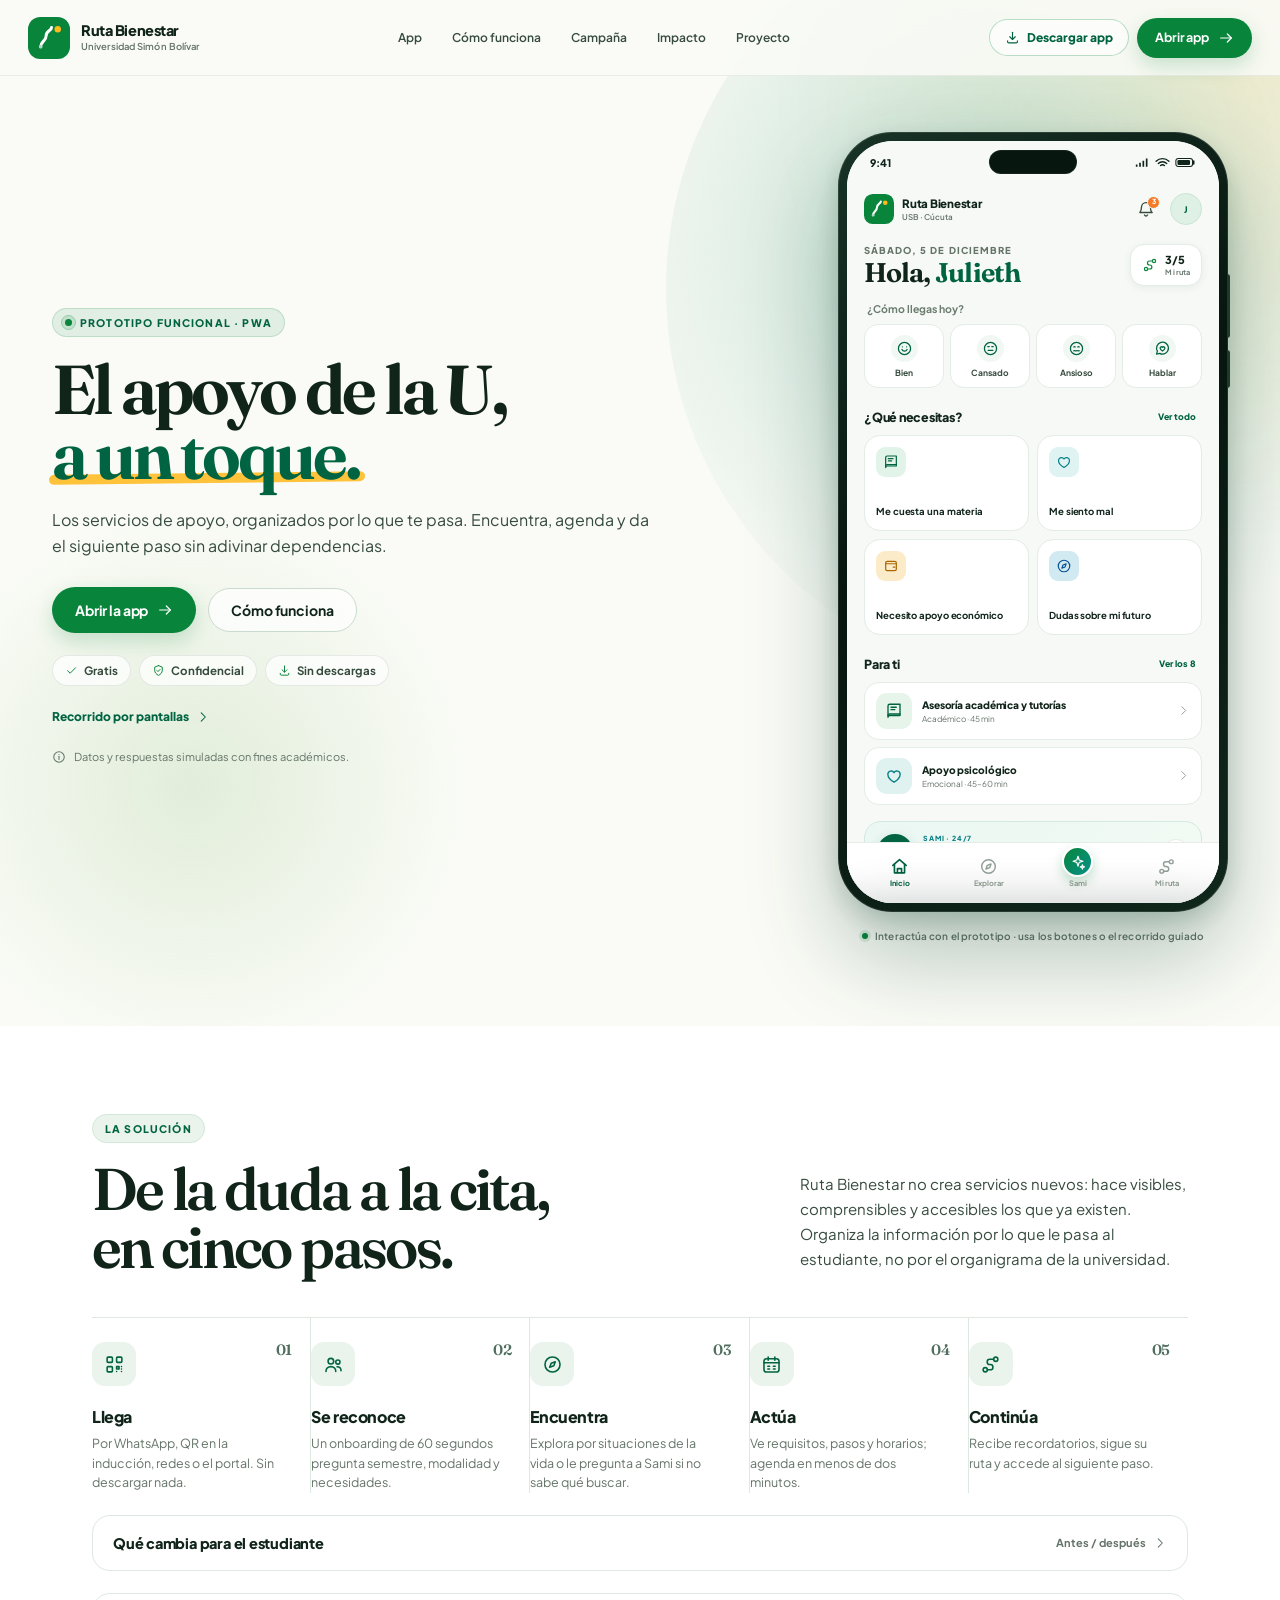
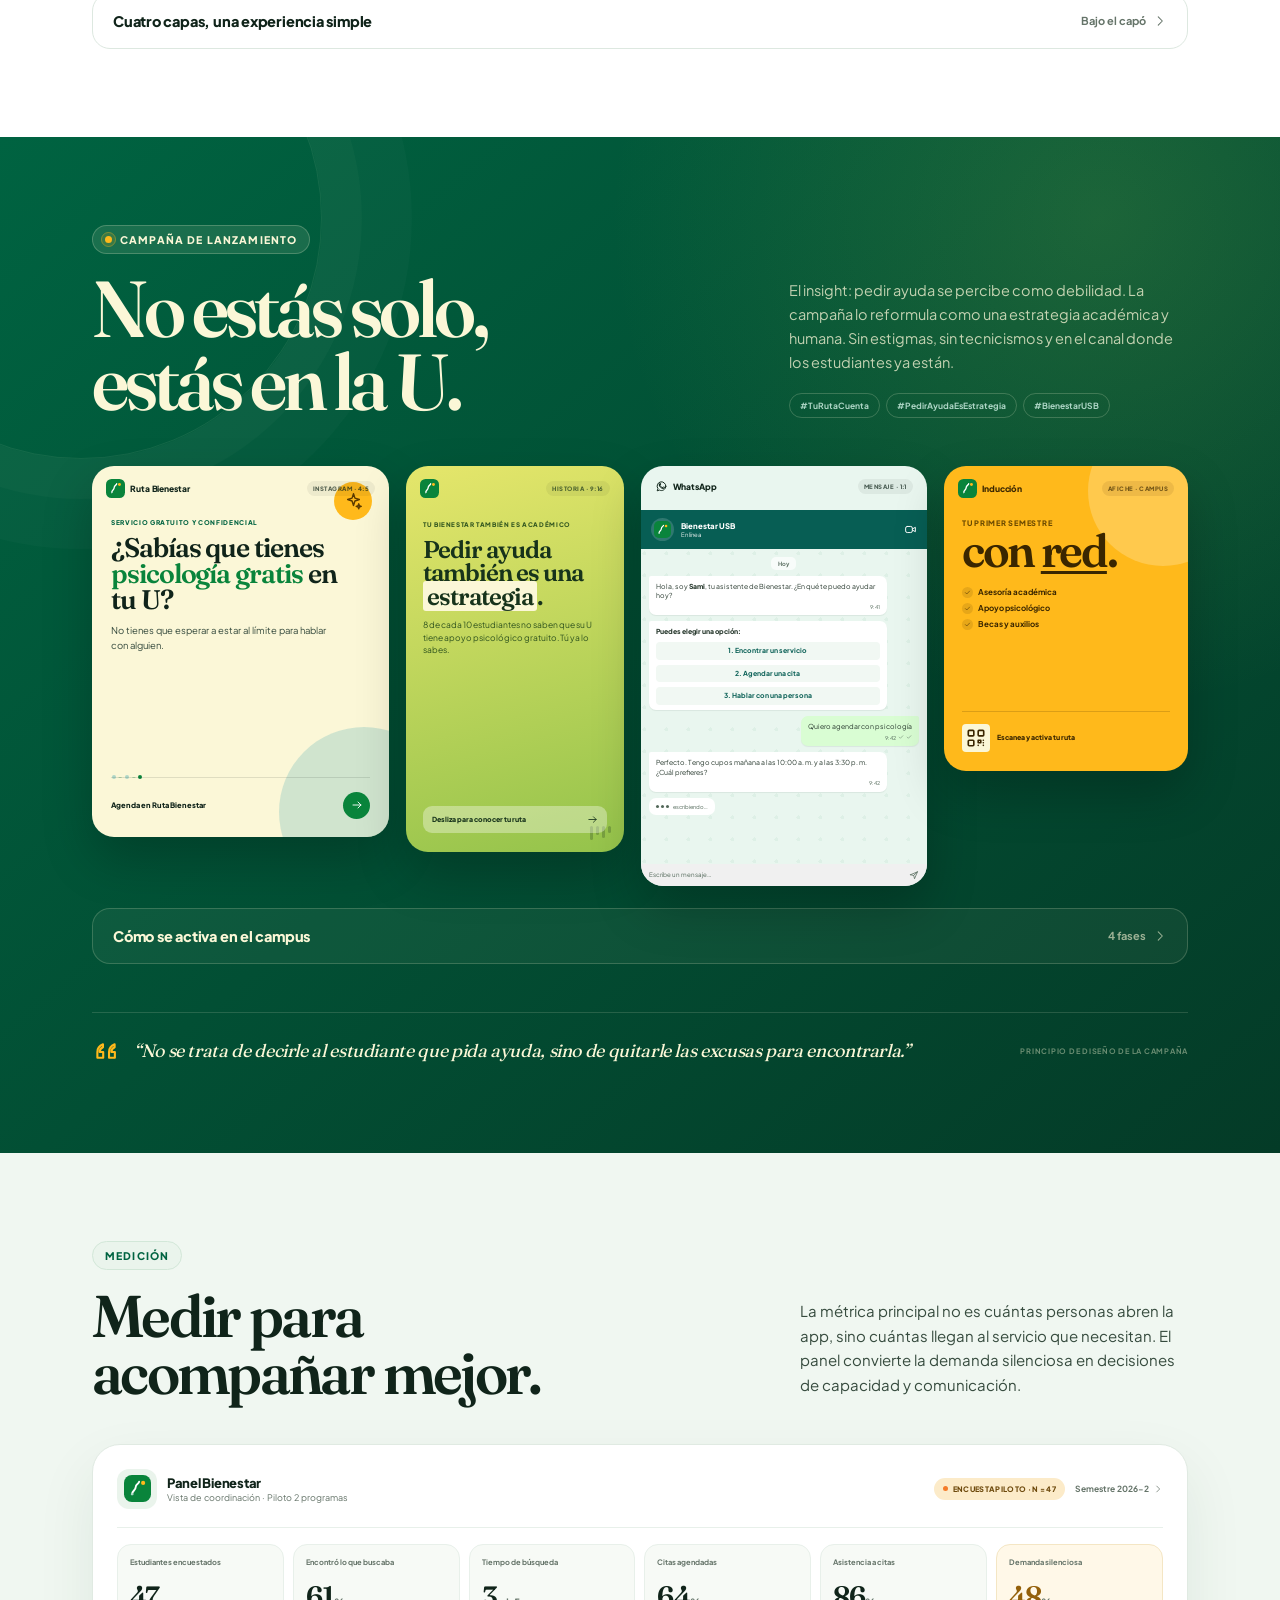
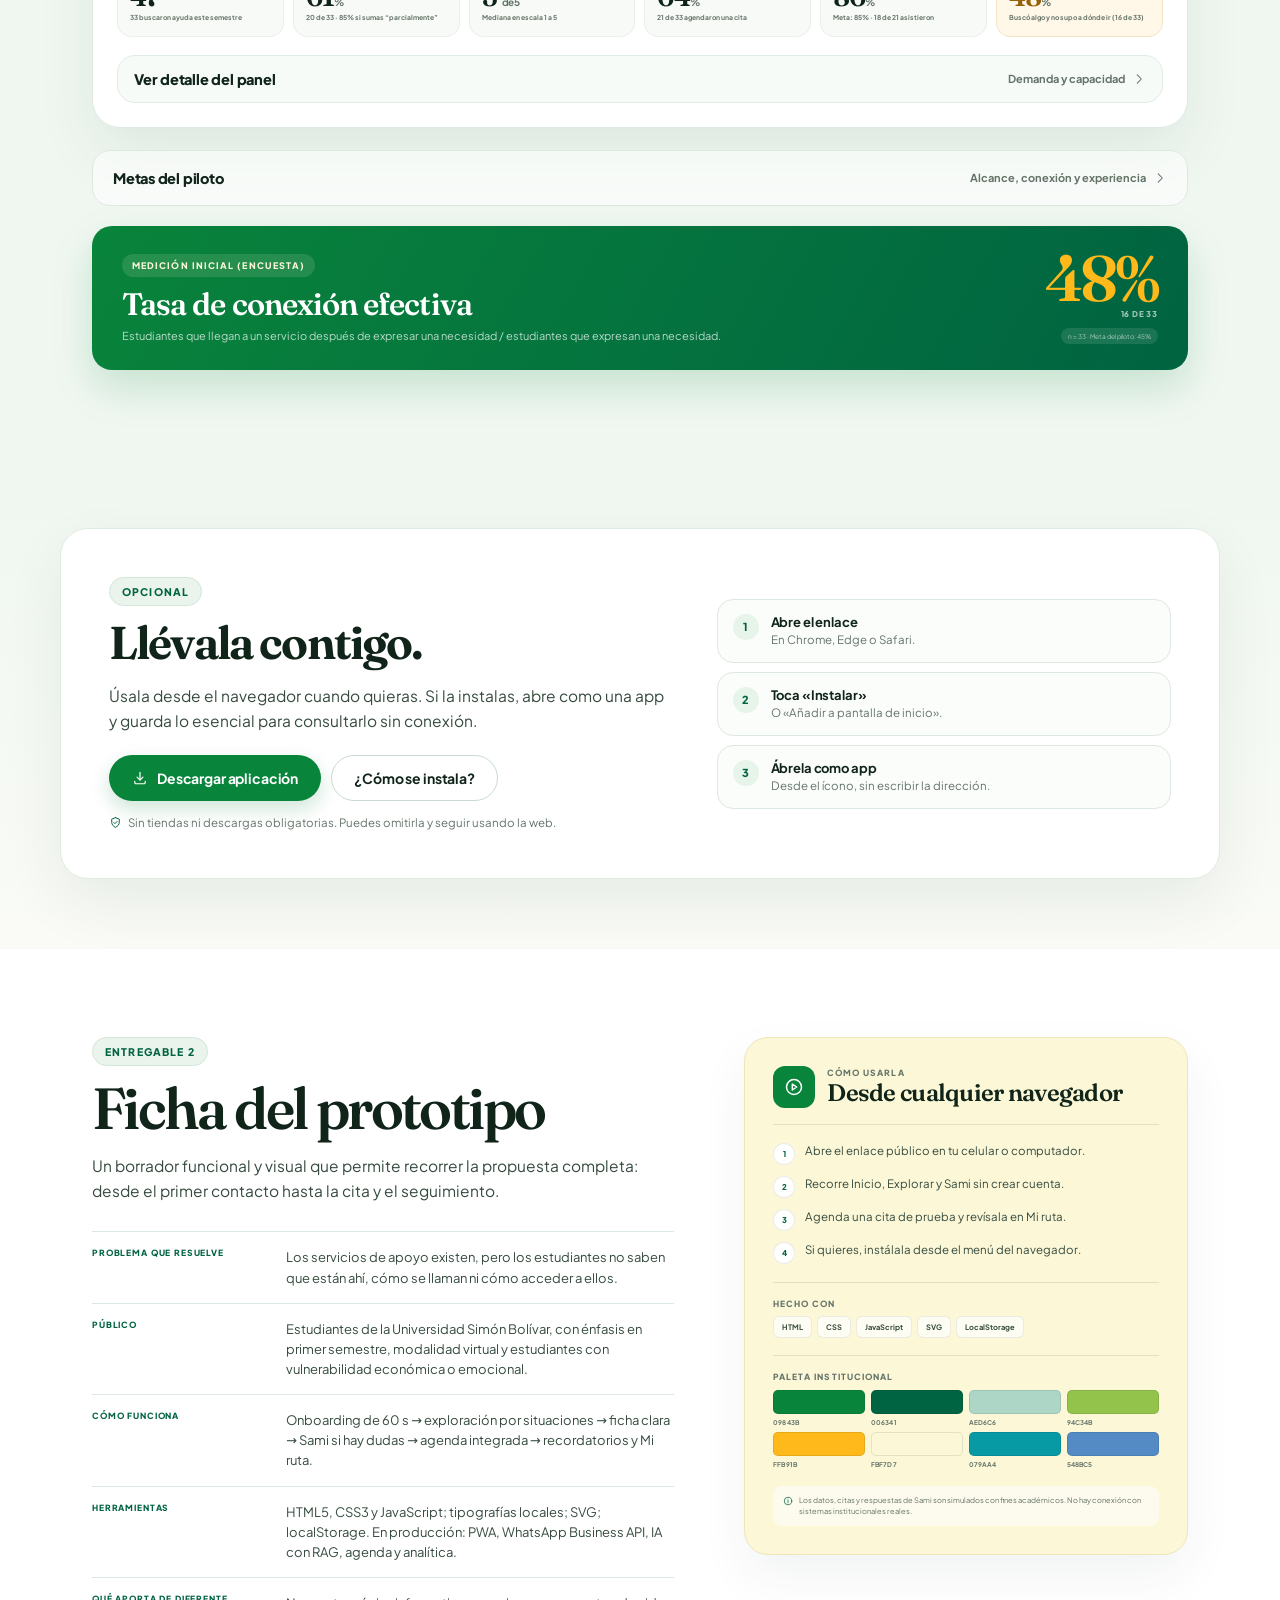
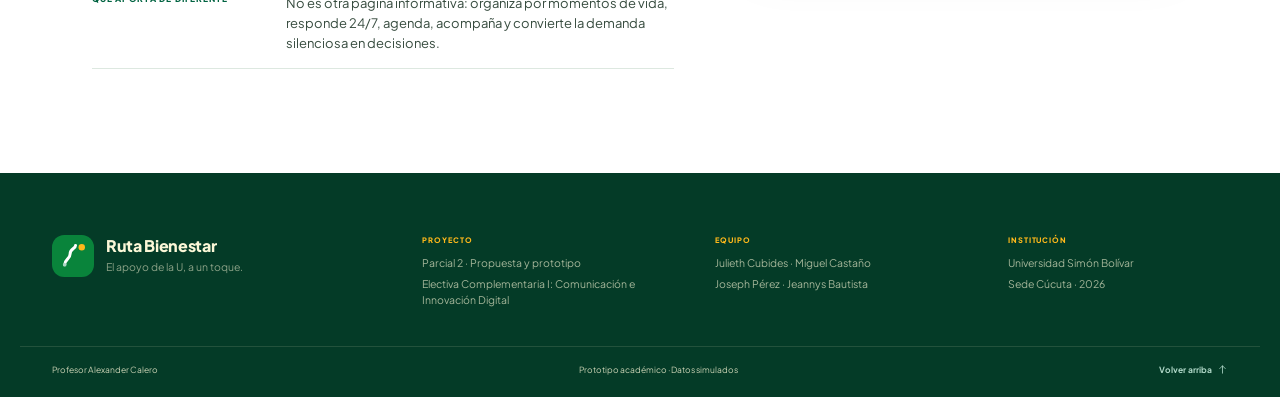
<file: index.html>
<!DOCTYPE html>
<html lang="es">
<head>
<meta charset="utf-8">
<meta name="viewport" content="width=device-width, initial-scale=1, viewport-fit=cover">
<title>Ruta Bienestar · Apoyo estudiantil USB</title>
<meta name="description" content="Ruta Bienestar organiza los servicios de apoyo estudiantil de la Universidad Simón Bolívar por situaciones de vida. Encuentra apoyo, agenda y da el siguiente paso.">
<meta name="theme-color" content="#09843B">
<meta name="color-scheme" content="light">
<link rel="manifest" href="manifest.json">
<link rel="icon" type="image/svg+xml" href="assets/icons/icon.svg">
<link rel="icon" type="image/png" sizes="32x32" href="assets/icons/favicon-32.png">
<link rel="apple-touch-icon" href="assets/icons/apple-touch-icon.png">
<meta name="apple-mobile-web-app-capable" content="yes">
<meta name="mobile-web-app-capable" content="yes">
<meta name="apple-mobile-web-app-status-bar-style" content="default">
<meta name="apple-mobile-web-app-title" content="Ruta Bienestar">
<link rel="preload" href="assets/fonts/PlusJakartaSans-latin.woff2" as="font" type="font/woff2" crossorigin>
<link rel="preload" href="assets/fonts/Fraunces-latin.woff2" as="font" type="font/woff2" crossorigin>
<link rel="stylesheet" href="assets/base.css">
<link rel="stylesheet" href="assets/app.css">
<link rel="stylesheet" href="assets/landing.css">
<link rel="stylesheet" href="assets/refresh.css">
<script>
  (function () {
    var params = new URLSearchParams(window.location.search);
    var standalone = window.matchMedia("(display-mode: standalone)").matches || window.navigator.standalone === true;
    if (params.get("app") === "1" || standalone) document.documentElement.classList.add("app-mode");
  })();
</script>
</head>
<body>
<a class="skip-link" href="#prototipo">Saltar al contenido</a>

<!-- ============ ICON SPRITE ============ -->
<svg xmlns="http://www.w3.org/2000/svg" class="svg-sprite" aria-hidden="true" focusable="false">
  <symbol id="logo-mark" viewBox="0 0 48 48">
    <rect width="48" height="48" rx="14" fill="#09843B"/>
    <path d="M14.5 34c0-6.4 6.2-6.4 6.2-12.4s6.2-6 6.2-9.6" fill="none" stroke="#fff" stroke-width="3.4" stroke-linecap="round"/>
    <circle cx="34" cy="14" r="3.7" fill="#FFB91B"/>
    <circle cx="14.5" cy="34" r="2.1" fill="#AED6C6"/>
  </symbol>
  <symbol id="i-home" viewBox="0 0 24 24"><path d="M3.6 10.7 12 3.4l8.4 7.3"/><path d="M5.6 9.4V20h12.8V9.4"/><path d="M9.4 20v-5.4h5.2V20"/></symbol>
  <symbol id="i-compass" viewBox="0 0 24 24"><circle cx="12" cy="12" r="8.6"/><path d="m15.2 8.8-1.7 4.7-4.7 1.7 1.7-4.7 4.7-1.7Z"/></symbol>
  <symbol id="i-sparkles" viewBox="0 0 24 24"><path d="M12 3.4 13.8 9l5.6 1.8-5.6 1.8L12 18.2l-1.8-5.6L4.6 10.8 10.2 9 12 3.4Z"/><path d="M18.6 16.2 19.4 18.6l2.4.8-2.4.8-.8 2.4-.8-2.4-2.4-.8 2.4-.8.8-2.4Z"/></symbol>
  <symbol id="i-route" viewBox="0 0 24 24"><circle cx="6" cy="18" r="2.4"/><circle cx="18" cy="6" r="2.4"/><path d="M8.4 18h3.4a3 3 0 0 0 0-6h-.6a3 3 0 0 1 0-6h4.4"/></symbol>
  <symbol id="i-bell" viewBox="0 0 24 24"><path d="M18 9.4a6 6 0 0 0-12 0c0 6-2.2 7.2-2.2 7.2h16.4S18 15.4 18 9.4Z"/><path d="M10 20a2.2 2.2 0 0 0 4 0"/></symbol>
  <symbol id="i-chevron-right" viewBox="0 0 24 24"><path d="m9 5 7 7-7 7"/></symbol>
  <symbol id="i-chevron-left" viewBox="0 0 24 24"><path d="m15 5-7 7 7 7"/></symbol>
  <symbol id="i-arrow-right" viewBox="0 0 24 24"><path d="M4 12h16"/><path d="m14 6 6 6-6 6"/></symbol>
  <symbol id="i-arrow-left" viewBox="0 0 24 24"><path d="M20 12H4"/><path d="m10 6-6 6 6 6"/></symbol>
  <symbol id="i-search" viewBox="0 0 24 24"><circle cx="10.8" cy="10.8" r="6.6"/><path d="m16 16 4.4 4.4"/></symbol>
  <symbol id="i-close" viewBox="0 0 24 24"><path d="m6 6 12 12M18 6 6 18"/></symbol>
  <symbol id="i-check" viewBox="0 0 24 24"><path d="m4.8 12.4 4.7 4.7L19.4 7"/></symbol>
  <symbol id="i-check-circle" viewBox="0 0 24 24"><circle cx="12" cy="12" r="9"/><path d="m8 12.2 2.7 2.7 5.5-5.6"/></symbol>
  <symbol id="i-clock" viewBox="0 0 24 24"><circle cx="12" cy="12" r="8.8"/><path d="M12 7.4V12l3.1 2"/></symbol>
  <symbol id="i-calendar" viewBox="0 0 24 24"><rect x="3.4" y="5.4" width="17.2" height="15.2" rx="3"/><path d="M3.4 10h17.2M8.2 3.4v3.8M15.8 3.4v3.8"/><path d="M7.8 14h2M14.2 14h2M7.8 17.2h2M14.2 17.2h2"/></symbol>
  <symbol id="i-video" viewBox="0 0 24 24"><rect x="3" y="6.4" width="12.4" height="11.2" rx="3"/><path d="m15.4 11 5.6-3v8l-5.6-3"/></symbol>
  <symbol id="i-map-pin" viewBox="0 0 24 24"><path d="M19.4 10.2c0 5.4-7.4 10.4-7.4 10.4S4.6 15.6 4.6 10.2a7.4 7.4 0 1 1 14.8 0Z"/><circle cx="12" cy="10.2" r="2.6"/></symbol>
  <symbol id="i-wallet" viewBox="0 0 24 24"><path d="M4 7.4A2.4 2.4 0 0 1 6.4 5h11.2A2.4 2.4 0 0 1 20 7.4v9.2a2.4 2.4 0 0 1-2.4 2.4H6.4A2.4 2.4 0 0 1 4 16.6V7.4Z"/><path d="M4 8.6h16"/><path d="M15.4 13.8h2.4"/></symbol>
  <symbol id="i-heart" viewBox="0 0 24 24"><path d="M12 20.2S3.8 15.4 3.8 9.6a4.4 4.4 0 0 1 8.2-2 4.4 4.4 0 0 1 8.2 2c0 5.8-8.2 10.6-8.2 10.6Z"/></symbol>
  <symbol id="i-book" viewBox="0 0 24 24"><path d="M4 5.4A2.4 2.4 0 0 1 6.4 3H20v15H6.4A2.4 2.4 0 0 0 4 20.4V5.4Z"/><path d="M4 18a2 2 0 0 1 2-2h14"/><path d="M8 7h7M8 10.2h5"/></symbol>
  <symbol id="i-briefcase" viewBox="0 0 24 24"><rect x="3.2" y="7.4" width="17.6" height="12.4" rx="2.8"/><path d="M8.4 7.4V5.6a2 2 0 0 1 2-2h3.2a2 2 0 0 1 2 2v1.8"/><path d="M3.2 12.4h17.6"/><path d="M10 12.4v2h4v-2"/></symbol>
  <symbol id="i-rocket" viewBox="0 0 24 24"><path d="M13.8 4.2c2.6-1.8 6-1.2 6-1.2s.6 3.4-1.2 6l-5.4 5.4-4.8-4.8 5.4-5.4Z"/><path d="m8.4 9.6-4 .4 2.2 2.2M14.4 15.6l-.4 4-2.2-2.2"/><circle cx="15.2" cy="8.8" r="1.6"/><path d="M7.2 16.8c-1.6 1.6-1.6 4-1.6 4s2.4 0 4-1.6"/></symbol>
  <symbol id="i-users" viewBox="0 0 24 24"><circle cx="9" cy="8.2" r="3.2"/><path d="M3.4 20c0-3.4 2.5-5.6 5.6-5.6s5.6 2.2 5.6 5.6"/><circle cx="17" cy="9.2" r="2.4"/><path d="M16 14.6c2.8 0 4.6 1.9 4.6 4.6"/></symbol>
  <symbol id="i-shield" viewBox="0 0 24 24"><path d="M12 3 5 5.8v5.6c0 4.6 3 7.6 7 9.6 4-2 7-5 7-9.6V5.8L12 3Z"/><path d="m9 12 2 2 4-4"/></symbol>
  <symbol id="i-download" viewBox="0 0 24 24"><path d="M12 3.6v11.2"/><path d="m7.6 10.8 4.4 4.4 4.4-4.4"/><path d="M4.2 17.2v1.6a1.8 1.8 0 0 0 1.8 1.8h12a1.8 1.8 0 0 0 1.8-1.8v-1.6"/></symbol>
  <symbol id="i-external" viewBox="0 0 24 24"><path d="M14 4h6v6"/><path d="M20 4 10.4 13.6"/><path d="M18 14.4V19a1.6 1.6 0 0 1-1.6 1.6H5A1.6 1.6 0 0 1 3.4 19V7.6A1.6 1.6 0 0 1 5 6h4.6"/></symbol>
  <symbol id="i-send" viewBox="0 0 24 24"><path d="m3.6 11.4 16.8-7.2-7.2 16.8-1.8-7.8-7.8-1.8Z"/><path d="M11.4 12.6 20.4 4.2"/></symbol>
  <symbol id="i-info" viewBox="0 0 24 24"><circle cx="12" cy="12" r="9"/><path d="M12 10.8v5.6"/><path d="M12 7.6h.01"/></symbol>
  <symbol id="i-bookmark" viewBox="0 0 24 24"><path d="M6.4 4.4h11.2v16.2L12 16.2l-5.6 4.4V4.4Z"/></symbol>
  <symbol id="i-bookmark-fill" viewBox="0 0 24 24"><path d="M6.4 4.4h11.2v16.2L12 16.2l-5.6 4.4V4.4Z" fill="currentColor"/></symbol>
  <symbol id="i-filter" viewBox="0 0 24 24"><path d="M4 6.4h16L14 13v5.2l-4 2V13L4 6.4Z"/></symbol>
  <symbol id="i-whatsapp" viewBox="0 0 24 24"><path d="M20 11.6a8 8 0 0 1-11.8 7L4 20l1.5-4A8 8 0 1 1 20 11.6Z"/><path d="M8.8 8.2c.4 3.2 2.6 5.4 5.8 5.8l1.2-1.4 1.8.8c-.2 1.4-1.2 2.2-2.8 2.2-3.4 0-7-3.6-7-7 0-1.4.8-2.4 2.2-2.6l.8 1.6-2 2Z"/></symbol>
  <symbol id="i-phone" viewBox="0 0 24 24"><path d="M6.2 3.8h3l1.4 3.8-2 1.4a12.4 12.4 0 0 0 5.4 5.4l1.4-2 3.8 1.4v3a2 2 0 0 1-2.2 2A16.4 16.4 0 0 1 4.2 6a2 2 0 0 1 2-2.2Z"/></symbol>
  <symbol id="i-target" viewBox="0 0 24 24"><circle cx="12" cy="12" r="9"/><circle cx="12" cy="12" r="5"/><circle cx="12" cy="12" r="1.4"/></symbol>
  <symbol id="i-chart" viewBox="0 0 24 24"><path d="M4 20V4"/><path d="M4 20h16"/><path d="M7.6 16.4v-4.8M12 16.4V7.6M16.4 16.4v-7"/></symbol>
  <symbol id="i-megaphone" viewBox="0 0 24 24"><path d="M4 10.2v3.6l3.4 1.2 2.2 4.4 2.4-1.2-1.8-3.6 8.4 3V5.4l-14.6 4.8Z"/><path d="M18.2 8.4a4 4 0 0 1 0 7.2"/></symbol>
  <symbol id="i-instagram" viewBox="0 0 24 24"><rect x="3.4" y="3.4" width="17.2" height="17.2" rx="5"/><circle cx="12" cy="12" r="4"/><path d="M17.2 6.8h.01"/></symbol>
  <symbol id="i-tiktok" viewBox="0 0 24 24"><path d="M14.2 3.4v10.8a4.4 4.4 0 1 1-3.8-4.4"/><path d="M14.2 3.4c.6 3 2.6 4.8 5.6 5"/></symbol>
  <symbol id="i-mail" viewBox="0 0 24 24"><rect x="3.4" y="5.4" width="17.2" height="13.2" rx="3"/><path d="m4.4 7.4 7.6 5.6 7.6-5.6"/></symbol>
  <symbol id="i-qr" viewBox="0 0 24 24"><rect x="3.6" y="3.6" width="6" height="6" rx="1"/><rect x="14.4" y="3.6" width="6" height="6" rx="1"/><rect x="3.6" y="14.4" width="6" height="6" rx="1"/><path d="M14.4 14.4h2.8v2.8h-2.8zM20 14.4h.01M14.4 20h.01M20 20h.01M20 17.2h.01M17.2 17.2h.01"/></symbol>
  <symbol id="i-accessibility" viewBox="0 0 24 24"><circle cx="12" cy="4.8" r="1.8"/><path d="M5.4 8.4c4.4 1.6 8.8 1.6 13.2 0"/><path d="M12 8.4v6M12 14.4l-3.4 5.8M12 14.4l3.4 5.8"/></symbol>
  <symbol id="i-alert" viewBox="0 0 24 24"><path d="M12 3.6 21 20H3L12 3.6Z"/><path d="M12 9.4v4.2M12 17h.01"/></symbol>
  <symbol id="i-refresh" viewBox="0 0 24 24"><path d="M20 8.4V4.2l-2 2a8 8 0 1 0 2.4 8.4"/><path d="M20 4.2h-4.2"/></symbol>
  <symbol id="i-play" viewBox="0 0 24 24"><circle cx="12" cy="12" r="9"/><path d="m10 8.4 5.2 3.6-5.2 3.6V8.4Z"/></symbol>
  <symbol id="i-star" viewBox="0 0 24 24"><path d="m12 3.4 2.6 5.4 5.8.8-4.2 4.1 1 5.8-5.2-2.8-5.2 2.8 1-5.8-4.2-4.1 5.8-.8L12 3.4Z"/></symbol>
  <symbol id="i-quote" viewBox="0 0 24 24"><path d="M9.4 6.2c-3 1.2-4.8 3.6-4.8 6.6v5h5v-5H6.6c0-1.8 1-3.2 2.8-4V6.2ZM19.4 6.2c-3 1.2-4.8 3.6-4.8 6.6v5h5v-5h-3c0-1.8 1-3.2 2.8-4V6.2Z"/></symbol>
  <symbol id="i-leaf" viewBox="0 0 24 24"><path d="M20 4C11 4 5.4 7.8 5.4 14.4c0 2.6 2 4.6 4.6 4.6C16.6 19 20 12.4 20 4Z"/><path d="M4 21c2-6 6.2-9.2 11.4-11.4"/></symbol>
  <symbol id="i-face-bien" viewBox="0 0 24 24"><circle cx="12" cy="12" r="8.6"/><path d="M8.4 13.4a4 4 0 0 0 7.2 0"/><path d="M9 9.6h.01M15 9.6h.01"/></symbol>
  <symbol id="i-face-cansado" viewBox="0 0 24 24"><circle cx="12" cy="12" r="8.6"/><path d="M8.6 14.6h6.8"/><path d="M8.2 9.2h2M13.8 9.2h2"/></symbol>
  <symbol id="i-face-ansioso" viewBox="0 0 24 24"><circle cx="12" cy="12" r="8.6"/><path d="M8.2 15.2c1.2-1.2 2.4 1.2 3.8 0s2.4 1.2 3.8 0"/><path d="M8.2 9.8c.6-.6 1.4-.6 2 0M13.8 9.8c.6-.6 1.4-.6 2 0"/></symbol>
  <symbol id="i-chat-heart" viewBox="0 0 24 24"><path d="M20.4 11.4a8.4 8.4 0 0 1-12.4 7.4L3.6 20l1.2-4.2a8.4 8.4 0 1 1 15.6-4.4Z"/><path d="M12 15.6s-3.4-2-3.4-4.2a1.9 1.9 0 0 1 3.4-1.1 1.9 1.9 0 0 1 3.4 1.1c0 2.2-3.4 4.2-3.4 4.2Z"/></symbol>
</svg>

<!-- ============ HEADER ============ -->
<header class="site-header" id="siteHeader">
  <a class="brand" href="#top">
    <svg class="logo-mark" aria-hidden="true"><use href="#logo-mark"/></svg>
    <span class="brand-text"><strong>Ruta Bienestar</strong><small>Universidad Simón Bolívar</small></span>
  </a>
  <nav class="site-nav" aria-label="Secciones del proyecto">
    <a href="#prototipo">App</a>
    <a href="#como-funciona">Cómo funciona</a>
    <a href="#campana">Campaña</a>
    <a href="#impacto">Impacto</a>
    <a href="#entregable">Proyecto</a>
  </nav>
  <div class="header-actions">
    <button class="install-btn" id="installBtn" type="button">
      <svg class="icon" aria-hidden="true"><use href="#i-download"/></svg>
      <span>Descargar app</span>
    </button>
    <button class="btn btn-primary btn-sm header-demo" data-action="focus-demo">
      Abrir app
      <svg class="icon" aria-hidden="true"><use href="#i-arrow-right"/></svg>
    </button>
    <details class="mobile-nav" id="mobileNav">
      <summary aria-label="Abrir menú de navegación">
        <svg class="icon" aria-hidden="true"><use href="#i-filter"/></svg>
      </summary>
      <nav aria-label="Menú móvil">
        <a href="#prototipo">La app</a>
        <a href="#como-funciona">Cómo funciona</a>
        <a href="#campana">Campaña</a>
        <a href="#impacto">Impacto</a>
        <a href="#entregable">Proyecto</a>
        <button type="button" data-action="focus-demo">Abrir la app</button>
      </nav>
    </details>
  </div>
</header>

<main id="top">

<!-- ============ HERO + PROTOTIPO ============ -->
<section class="stage" id="prototipo">
  <div class="stage-copy">
    <span class="eyebrow"><span class="pulse-dot"></span> Prototipo funcional · PWA</span>
    <h1>El apoyo de la U,<br><span class="accent"><span>a un toque.</span></span></h1>
    <p class="lead">Los servicios de apoyo, organizados por lo que te pasa. Encuentra, agenda y da el siguiente paso sin adivinar dependencias.</p>
    <div class="stage-cta">
      <button class="btn btn-primary" data-action="focus-demo">
        Abrir la app
        <svg class="icon" aria-hidden="true"><use href="#i-arrow-right"/></svg>
      </button>
      <a class="btn btn-secondary" href="#como-funciona">Cómo funciona</a>
    </div>
    <div class="hero-badges" aria-label="Características principales">
      <span><svg class="icon" aria-hidden="true"><use href="#i-check"/></svg> Gratis</span>
      <span><svg class="icon" aria-hidden="true"><use href="#i-shield"/></svg> Confidencial</span>
      <span><svg class="icon" aria-hidden="true"><use href="#i-download"/></svg> Sin descargas</span>
    </div>
    <details class="tour">
      <summary>Recorrido por pantallas <svg class="icon" aria-hidden="true"><use href="#i-chevron-right"/></svg></summary>
      <div class="screen-picker">
        <div class="chips" role="group" aria-label="Ir a una pantalla del prototipo">
          <button class="chip is-active" data-screen="home"><span>01</span> Inicio</button>
          <button class="chip" data-screen="explorar"><span>02</span> Explorar</button>
          <button class="chip" data-screen="sami"><span>03</span> Sami</button>
          <button class="chip" data-screen="detalle"><span>04</span> Servicio</button>
          <button class="chip" data-screen="agendar"><span>05</span> Agendar</button>
          <button class="chip" data-screen="ruta"><span>06</span> Mi ruta</button>
          <button class="chip" data-screen="onboarding"><span>07</span> Onboarding</button>
        </div>
      </div>
    </details>
    <p class="micro-note">
      <svg class="icon" aria-hidden="true"><use href="#i-info"/></svg>
      Datos y respuestas simuladas con fines académicos.
    </p>
  </div>

  <div class="device-stage">
    <div class="phone" id="phone">
      <div class="phone-screen">
        <div class="statusbar">
          <span class="status-time">9:41</span>
          <span class="status-icons" aria-hidden="true">
            <svg viewBox="0 0 18 12"><path d="M1 8.5h2V11H1zM5 6.2h2V11H5zM9 3.8h2V11H9zM13 1.2h2V11h-2z" fill="currentColor"/></svg>
            <svg viewBox="0 0 16 12"><path d="M1 4.6A10 10 0 0 1 15 4.6M3.4 7a6.6 6.6 0 0 1 9.2 0M5.8 9.4a3.1 3.1 0 0 1 4.4 0" fill="none" stroke="currentColor" stroke-width="1.5" stroke-linecap="round"/></svg>
            <svg viewBox="0 0 24 12"><rect x="1" y="1.4" width="19" height="9.2" rx="2.6" fill="none" stroke="currentColor" stroke-width="1.2"/><rect x="2.8" y="3.2" width="14.4" height="5.6" rx="1.4" fill="currentColor"/><path d="M21.4 4.4v3.2" stroke="currentColor" stroke-width="1.8" stroke-linecap="round"/></svg>
          </span>
        </div>
        <div class="island" aria-hidden="true"></div>

        <div class="app" id="app">
          <!-- HOME -->
          <section class="screen is-active" id="screen-home" data-screen="home" aria-label="Inicio de Ruta Bienestar">
            <div class="screen-scroll">
              <header class="app-head">
                <div class="app-brand">
                  <svg class="logo-mini" aria-hidden="true"><use href="#logo-mark"/></svg>
                  <div><strong>Ruta Bienestar</strong><span>USB · Cúcuta</span></div>
                </div>
                <div class="app-head-actions">
                  <button class="icon-btn" data-action="notifications" aria-label="Ver notificaciones, 3 sin leer">
                    <svg class="icon"><use href="#i-bell"/></svg><span class="badge" id="notifBadge">3</span>
                  </button>
                  <button class="avatar" data-screen="ruta" aria-label="Ir a mi ruta">JC</button>
                </div>
              </header>

              <div class="pad">
                <div class="greeting">
                  <div>
                    <p class="kicker" id="todayLabel">Martes, 27 de octubre</p>
                    <h2>Hola, <span id="userName">Julieth</span></h2>
                  </div>
                  <button class="route-pill" data-screen="ruta">
                    <svg class="icon" aria-hidden="true"><use href="#i-route"/></svg>
                    <span><strong id="homeProgress">3/5</strong>Mi ruta</span>
                  </button>
                </div>

                <div class="mood-block">
                  <p class="mood-q">¿Cómo llegas hoy?</p>
                  <div class="mood-row" role="group" aria-label="Selecciona cómo te sientes">
                    <button class="mood" data-mood="bien"><span class="mood-face"><svg class="icon"><use href="#i-face-bien"/></svg></span><span>Bien</span></button>
                    <button class="mood" data-mood="cansado"><span class="mood-face"><svg class="icon"><use href="#i-face-cansado"/></svg></span><span>Cansado</span></button>
                    <button class="mood" data-mood="ansioso"><span class="mood-face"><svg class="icon"><use href="#i-face-ansioso"/></svg></span><span>Ansioso</span></button>
                    <button class="mood" data-mood="hablar"><span class="mood-face"><svg class="icon"><use href="#i-chat-heart"/></svg></span><span>Hablar</span></button>
                  </div>
                  <div class="mood-response" id="moodResponse" hidden>
                    <p id="moodText"></p>
                    <div id="moodActions" class="mood-actions"></div>
                  </div>
                </div>

                <div class="section-head">
                  <h3>¿Qué necesitas?</h3>
                  <button data-screen="explorar">Ver todo</button>
                </div>
                <div class="situation-grid">
                  <button class="situation" data-go-service="academico" data-tone="mint">
                    <span class="sit-icon"><svg class="icon"><use href="#i-book"/></svg></span>
                    <strong>Me cuesta una materia</strong>
                  </button>
                  <button class="situation" data-go-service="psicologia" data-tone="teal">
                    <span class="sit-icon"><svg class="icon"><use href="#i-heart"/></svg></span>
                    <strong>Me siento mal</strong>
                  </button>
                  <button class="situation" data-go-service="becas" data-tone="gold">
                    <span class="sit-icon"><svg class="icon"><use href="#i-wallet"/></svg></span>
                    <strong>Necesito apoyo económico</strong>
                  </button>
                  <button class="situation" data-go-service="profesional" data-tone="sky">
                    <span class="sit-icon"><svg class="icon"><use href="#i-compass"/></svg></span>
                    <strong>Dudas sobre mi futuro</strong>
                  </button>
                </div>

                <div class="section-head">
                  <h3>Para ti</h3>
                  <button data-screen="explorar">Ver los 8</button>
                </div>
                <div class="service-mini-list" id="homeServices"></div>

                <button class="sami-banner" data-screen="sami">
                  <span class="sami-orb"><svg class="icon"><use href="#i-sparkles"/></svg></span>
                  <span class="sami-copy">
                    <span class="mini-label">Sami · 24/7</span>
                    <strong>¿No sabes por dónde empezar?</strong>
                    <span>Cuéntale lo que pasa y te orienta.</span>
                  </span>
                  <span class="arrow-circle"><svg class="icon"><use href="#i-chevron-right"/></svg></span>
                </button>
              </div>
            </div>
            <nav class="bottom-nav" aria-label="Navegación principal">
              <button class="nav-item is-active" data-screen="home"><svg class="icon"><use href="#i-home"/></svg><span>Inicio</span></button>
              <button class="nav-item" data-screen="explorar"><svg class="icon"><use href="#i-compass"/></svg><span>Explorar</span></button>
              <button class="nav-item nav-item--sami" data-screen="sami"><span class="nav-sami"><svg class="icon"><use href="#i-sparkles"/></svg></span><span>Sami</span></button>
              <button class="nav-item" data-screen="ruta"><svg class="icon"><use href="#i-route"/></svg><span>Mi ruta</span></button>
            </nav>
          </section>

          <!-- EXPLORAR -->
          <section class="screen" id="screen-explorar" data-screen="explorar" aria-label="Explorar servicios">
            <div class="screen-scroll">
              <header class="app-head app-head--simple">
                <div><p class="kicker">Directorio</p><h2>Explorar</h2></div>
                <button class="icon-btn" data-action="notifications" aria-label="Ver notificaciones, 3 sin leer"><svg class="icon"><use href="#i-bell"/></svg><span class="badge">3</span></button>
              </header>
              <div class="pad">
                <label class="search-box">
                  <svg class="icon"><use href="#i-search"/></svg>
                  <input id="serviceSearch" type="search" placeholder="Busca por situación o servicio" autocomplete="off" aria-label="Buscar servicios">
                  <button type="button" class="clear-search" id="clearSearch" aria-label="Borrar búsqueda" hidden><svg class="icon"><use href="#i-close"/></svg></button>
                </label>
                <div class="filter-scroll" id="filters" role="group" aria-label="Filtrar por categoría">
                  <button class="filter is-active" data-filter="todos">Todos</button>
                  <button class="filter" data-filter="Académico">Académico</button>
                  <button class="filter" data-filter="Emocional">Emocional</button>
                  <button class="filter" data-filter="Económico">Económico</button>
                  <button class="filter" data-filter="Profesional">Profesional</button>
                  <button class="filter" data-filter="Emprendimiento">Emprendimiento</button>
                  <button class="filter" data-filter="Inclusión">Inclusión</button>
                  <button class="filter" data-filter="Cultura">Cultura</button>
                  <button class="filter" data-filter="Salud">Salud</button>
                </div>
                <div class="result-row">
                  <span id="resultCount">8 servicios</span>
                  <span class="result-note"><svg class="icon"><use href="#i-check-circle"/></svg> Todos gratuitos</span>
                </div>
                <div id="serviceList" class="service-list"></div>
                <div class="empty-state" id="emptyState" hidden>
                  <span class="empty-icon"><svg class="icon"><use href="#i-search"/></svg></span>
                  <h3>No encontramos ese servicio</h3>
                  <p>Prueba con otra palabra o pregúntale a Sami. Puede orientarte en segundos.</p>
                  <button class="btn btn-primary btn-sm" data-screen="sami">Hablar con Sami</button>
                </div>
              </div>
            </div>
            <nav class="bottom-nav" aria-label="Navegación principal">
              <button class="nav-item" data-screen="home"><svg class="icon"><use href="#i-home"/></svg><span>Inicio</span></button>
              <button class="nav-item is-active" data-screen="explorar"><svg class="icon"><use href="#i-compass"/></svg><span>Explorar</span></button>
              <button class="nav-item nav-item--sami" data-screen="sami"><span class="nav-sami"><svg class="icon"><use href="#i-sparkles"/></svg></span><span>Sami</span></button>
              <button class="nav-item" data-screen="ruta"><svg class="icon"><use href="#i-route"/></svg><span>Mi ruta</span></button>
            </nav>
          </section>

          <!-- DETALLE -->
          <section class="screen screen--detail" id="screen-detalle" data-screen="detalle" aria-label="Detalle del servicio">
            <div class="screen-scroll" id="detailScroll"></div>
            <div class="detail-cta" id="detailCta"></div>
          </section>

          <!-- AGENDAR -->
          <section class="screen screen--agendar" id="screen-agendar" data-screen="agendar" aria-label="Agendar una cita">
            <div class="screen-scroll" id="bookingScroll"></div>
            <div class="sticky-action" id="bookingAction"></div>
          </section>

          <!-- CONFIRMACIÓN -->
          <section class="screen" id="screen-confirmacion" data-screen="confirmacion" aria-label="Confirmación de la cita">
            <div class="screen-scroll" id="confirmScroll"></div>
          </section>

          <!-- MI RUTA -->
          <section class="screen" id="screen-ruta" data-screen="ruta" aria-label="Mi ruta">
            <div class="screen-scroll">
              <header class="app-head app-head--simple">
                <div><p class="kicker">Tu proceso</p><h2>Mi ruta</h2></div>
                <button class="avatar" data-screen="onboarding" aria-label="Editar mi perfil">JC</button>
              </header>
              <div class="pad" id="routeContent"></div>
            </div>
            <nav class="bottom-nav" aria-label="Navegación principal">
              <button class="nav-item" data-screen="home"><svg class="icon"><use href="#i-home"/></svg><span>Inicio</span></button>
              <button class="nav-item" data-screen="explorar"><svg class="icon"><use href="#i-compass"/></svg><span>Explorar</span></button>
              <button class="nav-item nav-item--sami" data-screen="sami"><span class="nav-sami"><svg class="icon"><use href="#i-sparkles"/></svg></span><span>Sami</span></button>
              <button class="nav-item is-active" data-screen="ruta"><svg class="icon"><use href="#i-route"/></svg><span>Mi ruta</span></button>
            </nav>
          </section>

          <!-- SAMI -->
          <section class="screen screen--chat" id="screen-sami" data-screen="sami" aria-label="Chat con Sami">
            <header class="chat-head">
              <button class="icon-btn" data-back aria-label="Volver"><svg class="icon"><use href="#i-chevron-left"/></svg></button>
              <span class="sami-avatar"><svg class="icon"><use href="#i-sparkles"/></svg></span>
              <div class="chat-id"><strong>Sami</strong><span><i class="online-dot"></i> En línea · responde al instante</span></div>
              <button class="icon-btn" data-action="sami-info" aria-label="Información sobre Sami"><svg class="icon"><use href="#i-info"/></svg></button>
            </header>
            <div class="chat-scroll" id="chatScroll" aria-live="polite"></div>
            <div class="chat-compose">
              <div class="quick-replies" id="quickReplies"></div>
              <form class="chat-form" id="chatForm">
                <input id="chatInput" type="text" placeholder="Escribe lo que necesitas…" autocomplete="off" aria-label="Escribe un mensaje a Sami">
                <button type="submit" aria-label="Enviar mensaje"><svg class="icon"><use href="#i-send"/></svg></button>
              </form>
              <p class="chat-disclaimer">Sami es un prototipo. No reemplaza la atención de un profesional.</p>
            </div>
          </section>

          <!-- ONBOARDING -->
          <section class="screen screen--onboarding" id="screen-onboarding" data-screen="onboarding" aria-label="Configura tu ruta">
            <div class="onb-top">
              <button class="icon-btn" id="onbBack" aria-label="Volver"><svg class="icon"><use href="#i-chevron-left"/></svg></button>
              <div class="onb-progress"><i id="onbBar"></i></div>
              <button class="onb-skip" id="onbSkip">Saltar</button>
            </div>
            <div class="onb-body" id="onbBody"></div>
          </section>

          <!-- OVERLAYS -->
          <div class="sheet-backdrop" id="sheetBackdrop" hidden></div>
          <aside class="notifications-sheet" id="notificationsSheet" aria-label="Notificaciones" aria-hidden="true" inert>
            <div class="sheet-handle"></div>
            <div class="sheet-head">
              <div><p class="kicker">Ponte al día</p><h3>Notificaciones</h3></div>
              <button class="icon-btn" data-action="close-sheet" aria-label="Cerrar notificaciones"><svg class="icon"><use href="#i-close"/></svg></button>
            </div>
            <div class="notif-list">
              <button class="notif" data-go-service="becas">
                <span class="notif-icon notif-icon--gold"><svg class="icon"><use href="#i-calendar"/></svg></span>
                <span><strong>Becas 2027: inscripciones abiertas</strong><small>Hace 2 h · Cierra el 15 de noviembre</small></span>
                <i class="notif-unread"></i>
              </button>
              <button class="notif" data-screen="sami">
                <span class="notif-icon notif-icon--mint"><svg class="icon"><use href="#i-sparkles"/></svg></span>
                <span><strong>Sami tiene una recomendación para ti</strong><small>Hace 5 h · Según tu última búsqueda</small></span>
                <i class="notif-unread"></i>
              </button>
              <button class="notif" data-screen="ruta">
                <span class="notif-icon notif-icon--sky"><svg class="icon"><use href="#i-heart"/></svg></span>
                <span><strong>Taller: manejar el estrés en parciales</strong><small>Ayer · Jueves, 10:00 a. m.</small></span>
                <i class="notif-unread"></i>
              </button>
            </div>
            <p class="sheet-note"><svg class="icon"><use href="#i-shield"/></svg> Solo recibes avisos relevantes para tu perfil. Puedes desactivarlos cuando quieras.</p>
          </aside>

          <div class="toast" id="toast" role="status" aria-live="polite"></div>
        </div>
      </div>
    </div>
    <p class="device-caption"><span class="device-dot"></span> Interactúa con el prototipo · usa los botones o el recorrido guiado</p>
  </div>
</section>

<!-- ============ CÓMO FUNCIONA ============ -->
<section class="section section--white" id="como-funciona">
  <div class="container">
    <div class="section-heading section-heading--split">
      <div>
        <span class="eyebrow eyebrow--dark">La solución</span>
        <h2>De la duda a la cita,<br>en cinco pasos.</h2>
      </div>
      <p>Ruta Bienestar no crea servicios nuevos: hace visibles, comprensibles y accesibles los que ya existen. Organiza la información por lo que le pasa al estudiante, no por el organigrama de la universidad.</p>
    </div>

    <div class="steps">
      <article class="step">
        <span class="step-num">01</span>
        <span class="step-icon"><svg class="icon"><use href="#i-qr"/></svg></span>
        <h3>Llega</h3>
        <p>Por WhatsApp, QR en la inducción, redes o el portal. Sin descargar nada.</p>
      </article>
      <article class="step">
        <span class="step-num">02</span>
        <span class="step-icon"><svg class="icon"><use href="#i-users"/></svg></span>
        <h3>Se reconoce</h3>
        <p>Un onboarding de 60 segundos pregunta semestre, modalidad y necesidades.</p>
      </article>
      <article class="step">
        <span class="step-num">03</span>
        <span class="step-icon"><svg class="icon"><use href="#i-compass"/></svg></span>
        <h3>Encuentra</h3>
        <p>Explora por situaciones de la vida o le pregunta a Sami si no sabe qué buscar.</p>
      </article>
      <article class="step">
        <span class="step-num">04</span>
        <span class="step-icon"><svg class="icon"><use href="#i-calendar"/></svg></span>
        <h3>Actúa</h3>
        <p>Ve requisitos, pasos y horarios; agenda en menos de dos minutos.</p>
      </article>
      <article class="step">
        <span class="step-num">05</span>
        <span class="step-icon"><svg class="icon"><use href="#i-route"/></svg></span>
        <h3>Continúa</h3>
        <p>Recibe recordatorios, sigue su ruta y accede al siguiente paso.</p>
      </article>
    </div>

    <details class="fold">
      <summary>
        <span class="fold-title">Qué cambia para el estudiante</span>
        <span class="fold-hint">Antes / después <svg class="icon" aria-hidden="true"><use href="#i-chevron-right"/></svg></span>
      </summary>
      <div class="compare-wrap">
        <table class="compare">
          <thead><tr><th scope="col">Momento</th><th scope="col">Hoy</th><th scope="col">Con Ruta Bienestar</th></tr></thead>
          <tbody>
            <tr><th scope="row">Cómo encuentra un servicio</th><td>Navega más de 4 clics y adivina la dependencia.</td><td>Un toque por situación, búsqueda o Sami.</td></tr>
            <tr><th scope="row">Dónde se entera</th><td>Correo masivo, carteleras y voz a voz.</td><td>WhatsApp, QR en inducción y app web.</td></tr>
            <tr><th scope="row">Qué hace si no entiende</th><td>Pregunta a un amigo o desiste.</td><td>Sami responde 24/7 y deriva a una persona.</td></tr>
            <tr><th scope="row">Cómo pide la cita</th><td>Correo, teléfono o ventanilla.</td><td>Agenda integrada en menos de 2 minutos.</td></tr>
            <tr><th scope="row">Qué pasa después</th><td>Sin seguimiento ni recordatorios.</td><td>Recordatorios, Mi ruta y próximo paso claro.</td></tr>
            <tr><th scope="row">Qué ve Bienestar</th><td>Reportes manuales y demanda no atendida invisible.</td><td>Demanda, búsquedas sin respuesta y capacidad.</td></tr>
          </tbody>
        </table>
      </div>
    </details>

    <details class="fold">
      <summary>
        <span class="fold-title">Cuatro capas, una experiencia simple</span>
        <span class="fold-hint">Bajo el capó <svg class="icon" aria-hidden="true"><use href="#i-chevron-right"/></svg></span>
      </summary>
      <div class="layers">
        <div class="layer-grid">
          <article class="layer"><span class="layer-num">A</span><h4>Contenido</h4><p>Fichas estandarizadas, lenguaje claro y revisión semestral con cada coordinación.</p><span class="layer-tag">8 servicios · 1 formato</span></article>
          <article class="layer"><span class="layer-num">B</span><h4>Conversación</h4><p>IA con base de conocimiento institucional, límites claros y paso a un humano.</p><span class="layer-tag">Sami · IA + RAG</span></article>
          <article class="layer"><span class="layer-num">C</span><h4>Integración</h4><p>WhatsApp Business, agenda, autenticación y recordatorios en un solo flujo.</p><span class="layer-tag">WhatsApp · calendario</span></article>
          <article class="layer"><span class="layer-num">D</span><h4>Datos</h4><p>Analítica de eventos y panel agregado para decidir sin vigilar a nadie.</p><span class="layer-tag">Privacidad por diseño</span></article>
        </div>
      </div>
    </details>
  </div>
</section>

<!-- ============ CAMPAÑA ============ -->
<section class="section section--campaign" id="campana">
  <div class="container">
    <div class="campaign-top">
      <div>
        <span class="eyebrow eyebrow--light"><span class="pulse-dot pulse-dot--light"></span> Campaña de lanzamiento</span>
        <h2>No estás solo,<br>estás en la U.</h2>
      </div>
      <div class="campaign-intro">
        <p>El insight: pedir ayuda se percibe como debilidad. La campaña lo reformula como una estrategia académica y humana. Sin estigmas, sin tecnicismos y en el canal donde los estudiantes ya están.</p>
        <div class="campaign-tags"><span>#TuRutaCuenta</span><span>#PedirAyudaEsEstrategia</span><span>#BienestarUSB</span></div>
      </div>
    </div>

    <div class="campaign-grid">
      <article class="piece piece--post" aria-label="Pieza para Instagram: ¿Sabías que tienes psicología gratis?">
        <div class="piece-top"><span class="piece-logo"><svg class="logo-mark"><use href="#logo-mark"/></svg> Ruta Bienestar</span><span class="piece-tag">Instagram · 4:5</span></div>
        <div class="post-art">
          <span class="post-star"><svg class="icon"><use href="#i-sparkles"/></svg></span>
          <p class="post-kicker">Servicio gratuito y confidencial</p>
          <h3>¿Sabías que tienes <em>psicología gratis</em> en tu U?</h3>
          <p class="post-sub">No tienes que esperar a estar al límite para hablar con alguien.</p>
          <div class="post-foot"><span>Agenda en Ruta Bienestar</span><span class="round-arrow"><svg class="icon"><use href="#i-arrow-right"/></svg></span></div>
        </div>
        <div class="post-route" aria-hidden="true"><span></span><span></span><span></span></div>
      </article>

      <article class="piece piece--story" aria-label="Historia para Instagram: Pedir ayuda también es una estrategia académica">
        <div class="piece-top"><span class="piece-logo"><svg class="logo-mark"><use href="#logo-mark"/></svg></span><span class="piece-tag">Historia · 9:16</span></div>
        <div class="story-art">
          <p class="story-kicker">Tu bienestar también es académico</p>
          <h3>Pedir ayuda también es una <em>estrategia</em>.</h3>
          <p class="story-sub">8 de cada 10 estudiantes no saben que su U tiene apoyo psicológico gratuito. Tú ya lo sabes.</p>
          <span class="story-cta">Desliza para conocer tu ruta <svg class="icon"><use href="#i-arrow-right"/></svg></span>
        </div>
        <div class="story-bars" aria-hidden="true"><span></span><span></span><span></span><span></span></div>
      </article>

      <article class="piece piece--wa" aria-label="Simulación de conversación de WhatsApp con Ruta Bienestar">
        <div class="piece-top"><span class="piece-logo piece-logo--wa"><svg class="icon"><use href="#i-whatsapp"/></svg> WhatsApp</span><span class="piece-tag">Mensaje · 1:1</span></div>
        <div class="wa-shell">
          <div class="wa-head"><span class="wa-avatar"><svg class="logo-mark"><use href="#logo-mark"/></svg></span><div><strong>Bienestar USB</strong><small>En línea</small></div><svg class="icon wa-icon"><use href="#i-video"/></svg></div>
          <div class="wa-body">
            <div class="wa-day">Hoy</div>
            <div class="wa-bubble wa-bubble--in">Hola, soy <strong>Sami</strong>, tu asistente de Bienestar. ¿En qué te puedo ayudar hoy?<span class="wa-time">9:41</span></div>
            <div class="wa-bubble wa-bubble--in wa-bubble--soft"><strong>Puedes elegir una opción:</strong><span class="wa-option">1. Encontrar un servicio</span><span class="wa-option">2. Agendar una cita</span><span class="wa-option">3. Hablar con una persona</span></div>
            <div class="wa-bubble wa-bubble--out">Quiero agendar con psicología<span class="wa-time">9:42 <svg class="icon"><use href="#i-check"/></svg><svg class="icon"><use href="#i-check"/></svg></span></div>
            <div class="wa-bubble wa-bubble--in">Perfecto. Tengo cupos mañana a las 10:00 a. m. y a las 3:30 p. m. ¿Cuál prefieres?<span class="wa-time">9:42</span></div>
            <div class="wa-typing"><i></i><i></i><i></i><span>escribiendo…</span></div>
          </div>
          <div class="wa-input"><span>Escribe un mensaje…</span><svg class="icon"><use href="#i-send"/></svg></div>
        </div>
      </article>

      <article class="piece piece--poster" aria-label="Afiche para inducción: Tu primer semestre, con red">
        <div class="piece-top"><span class="piece-logo piece-logo--dark"><svg class="logo-mark"><use href="#logo-mark"/></svg> Inducción</span><span class="piece-tag piece-tag--dark">Afiche · campus</span></div>
        <div class="poster-art">
          <p class="poster-kicker">Tu primer semestre</p>
          <h3>con <em>red</em>.</h3>
          <ul class="poster-list">
            <li><svg class="icon"><use href="#i-check"/></svg> Asesoría académica</li>
            <li><svg class="icon"><use href="#i-check"/></svg> Apoyo psicológico</li>
            <li><svg class="icon"><use href="#i-check"/></svg> Becas y auxilios</li>
          </ul>
          <div class="poster-qr"><svg class="icon"><use href="#i-qr"/></svg><span>Escanea y activa tu ruta</span></div>
        </div>
      </article>
    </div>

    <details class="fold fold--dark">
      <summary>
        <span class="fold-title">Cómo se activa en el campus</span>
        <span class="fold-hint">4 fases <svg class="icon" aria-hidden="true"><use href="#i-chevron-right"/></svg></span>
      </summary>
      <div class="phases">
        <article class="phase"><span class="phase-week">Semana 1</span><h4>Expectativa</h4><p>Preguntas en pantallas y redes: “¿Sabes dónde pedir ayuda?”. Sin explicar todavía.</p><span class="phase-channel">Pantallas · Instagram</span></article>
        <article class="phase"><span class="phase-week">Semana 2</span><h4>Lanzamiento</h4><p>Video de 30 s, carrusel de servicios y activación de WhatsApp con Sami.</p><span class="phase-channel">Reels · WhatsApp</span></article>
        <article class="phase"><span class="phase-week">Semanas 3–4</span><h4>Activación</h4><p>QR en inducción, embajadores por facultad y reto “conoce 3 servicios”.</p><span class="phase-channel">Campus · QR</span></article>
        <article class="phase"><span class="phase-week">Continuo</span><h4>Sostenimiento</h4><p>Ruta del mes, historias de estudiantes y recordatorios de fechas clave.</p><span class="phase-channel">Testimonios · push</span></article>
      </div>
    </details>

    <div class="campaign-note">
      <svg class="icon"><use href="#i-quote"/></svg>
      <p>“No se trata de decirle al estudiante que pida ayuda, sino de quitarle las excusas para encontrarla.”</p>
      <span>Principio de diseño de la campaña</span>
    </div>
  </div>
</section>

<!-- ============ IMPACTO ============ -->
<section class="section section--impact" id="impacto">
  <div class="container">
    <div class="section-heading section-heading--split">
      <div>
        <span class="eyebrow eyebrow--dark">Medición</span>
        <h2>Medir para<br>acompañar mejor.</h2>
      </div>
      <p>La métrica principal no es cuántas personas abren la app, sino cuántas llegan al servicio que necesitan. El panel convierte la demanda silenciosa en decisiones de capacidad y comunicación.</p>
    </div>

    <div class="dashboard">
      <div class="dash-head">
        <div class="dash-brand"><span class="dash-mark"><svg class="logo-mark"><use href="#logo-mark"/></svg></span><div><strong>Panel Bienestar</strong><span>Vista de coordinación · Piloto 2 programas</span></div></div>
        <div class="dash-actions"><span class="demo-pill"><span></span> Encuesta piloto · n = 47</span><span class="dash-period">Semestre 2026-2 <svg class="icon"><use href="#i-chevron-right"/></svg></span></div>
      </div>

      <div class="dash-kpis">
        <article class="kpi"><span class="kpi-label">Estudiantes encuestados</span><strong>47</strong><span class="kpi-trend">33 buscaron ayuda este semestre</span></article>
        <article class="kpi"><span class="kpi-label">Encontró lo que buscaba</span><strong>61<span>%</span></strong><span class="kpi-trend">20 de 33 · 85% si sumas “parcialmente”</span></article>
        <article class="kpi"><span class="kpi-label">Tiempo de búsqueda</span><strong>3 <span>de 5</span></strong><span class="kpi-trend">Mediana en escala 1 a 5</span></article>
        <article class="kpi"><span class="kpi-label">Citas agendadas</span><strong>64<span>%</span></strong><span class="kpi-trend">21 de 33 agendaron una cita</span></article>
        <article class="kpi"><span class="kpi-label">Asistencia a citas</span><strong>86<span>%</span></strong><span class="kpi-trend">Meta: 85% · 18 de 21 asistieron</span></article>
        <article class="kpi kpi--alert"><span class="kpi-label">Demanda silenciosa</span><strong>48<span>%</span></strong><span class="kpi-trend">Buscó algo y no supo a dónde ir (16 de 33)</span></article>
      </div>

      <details class="fold fold--panel">
        <summary>
          <span class="fold-title">Ver detalle del panel</span>
          <span class="fold-hint">Demanda y capacidad <svg class="icon" aria-hidden="true"><use href="#i-chevron-right"/></svg></span>
        </summary>
      <div class="dash-grid">
        <article class="dash-card">
          <div class="dash-card-head"><div><span class="mini-label">Demanda</span><h3>¿Qué está buscando el estudiante? <small>(n = 33)</small></h3></div><span class="dash-chip">Por momento de vida</span></div>
          <div class="bars">
            <div class="bar-row"><span>Académico</span><div class="bar-track"><i style="width:39%"></i></div><strong>39%</strong></div>
            <div class="bar-row"><span>Emocional</span><div class="bar-track"><i style="width:21%;background:#079AA4"></i></div><strong>21%</strong></div>
            <div class="bar-row"><span>Profesional</span><div class="bar-track"><i style="width:18%;background:#548BC5"></i></div><strong>18%</strong></div>
            <div class="bar-row"><span>Económico</span><div class="bar-track"><i style="width:12%;background:#FFB91B"></i></div><strong>12%</strong></div>
            <div class="bar-row"><span>Emprender</span><div class="bar-track"><i style="width:9%;background:#94C34B"></i></div><strong>9%</strong></div>
          </div>
          <p class="dash-note"><svg class="icon"><use href="#i-info"/></svg> El tipo de ayuda principal que buscó cada estudiante (n = 33).</p>
        </article>

        <article class="dash-card">
          <div class="dash-card-head"><div><span class="mini-label">Oportunidad</span><h3>Búsquedas sin respuesta</h3></div><span class="dash-chip dash-chip--warn">Revisar</span></div>
          <p class="dash-outcome"><strong>16 de 33 estudiantes</strong> buscaron algo y no supieron a dónde ir.</p>
          <p class="dash-note"><svg class="icon"><use href="#i-target"/></svg> Temas específicos: por identificar en la siguiente ronda.</p>
        </article>

        <article class="dash-card">
          <div class="dash-card-head"><div><span class="mini-label">Atención</span><h3>¿Fue atendido por el servicio? <small>(n = 33)</small></h3></div><span class="dash-chip">Resultado inicial</span></div>
          <p class="dash-outcome">Sí fue atendido <strong>49% (16)</strong> · No fue atendido <strong>30% (10)</strong> · Aún espera <strong>21% (7)</strong></p>
        </article>
      </div>

      <div class="dash-table-wrap">
        <div class="dash-card-head"><div><span class="mini-label">Capacidad</span><h3>Demanda vs. cupos por servicio</h3></div><span class="dash-chip dash-chip--illustrative">Ilustrativo · pendiente de datos de Bienestar</span></div>
        <table class="dash-table">
          <thead><tr><th>Servicio</th><th>Solicitudes</th><th>Cupos</th><th>Espera</th><th>Estado</th></tr></thead>
          <tbody>
            <tr><td>Asesoría académica</td><td>186</td><td>240</td><td>4 días</td><td><span class="status status--ok">Con cupo</span></td></tr>
            <tr><td>Apoyo psicológico</td><td>142</td><td>180</td><td>2 días</td><td><span class="status status--ok">Con cupo</span></td></tr>
            <tr><td>Becas y auxilios</td><td>98</td><td>—</td><td>1 día</td><td><span class="status status--info">Sin cupo</span></td></tr>
            <tr><td>Orientación profesional</td><td>64</td><td>90</td><td>3 días</td><td><span class="status status--ok">Con cupo</span></td></tr>
            <tr><td>Emprendimiento</td><td>31</td><td>40</td><td>5 días</td><td><span class="status status--warn">Reforzar</span></td></tr>
          </tbody>
        </table>
      </div>
      <p class="privacy-note"><svg class="icon"><use href="#i-shield"/></svg> El panel muestra datos agregados. Nunca expone conversaciones, diagnósticos ni identidad de estudiantes. Acceso por roles y consentimiento informado.</p>
      </details>
    </div>

    <details class="fold">
      <summary>
        <span class="fold-title">Metas del piloto</span>
        <span class="fold-hint">Alcance, conexión y experiencia <svg class="icon" aria-hidden="true"><use href="#i-chevron-right"/></svg></span>
      </summary>
    <div class="measure-grid">
      <article class="measure"><span class="measure-icon"><svg class="icon"><use href="#i-megaphone"/></svg></span><h3>Alcance</h3><ul><li>60% de nuevos completa el onboarding en 2 semanas.</li><li>Paridad ±10% entre modalidad presencial y virtual.</li><li>50% de estudiantes con beca activa usa la app.</li></ul></article>
      <article class="measure"><span class="measure-icon"><svg class="icon"><use href="#i-route"/></svg></span><h3>Conexión</h3><ul><li>Encontrar un servicio en menos de 2 minutos.</li><li>70% de consultas resueltas por Sami sin humano.</li><li>+40% de citas agendadas; menos de 15% de inasistencia.</li></ul></article>
      <article class="measure"><span class="measure-icon"><svg class="icon"><use href="#i-heart"/></svg></span><h3>Experiencia</h3><ul><li>Satisfacción ≥ 4,2 / 5 en la atención recibida.</li><li>Hoy: 43% se siente seguro (4 o 5 de 5).</li><li>Meta: 80% declara sentirse más seguro para pedir ayuda.</li><li>Cero barreras críticas de accesibilidad WCAG 2.1 AA.</li></ul></article>
    </div>
    </details>

    <div class="north-star">
      <div><span class="tag-label tag-label--light">Medición inicial (encuesta)</span><h3>Tasa de conexión efectiva</h3><p>Estudiantes que llegan a un servicio después de expresar una necesidad / estudiantes que expresan una necesidad.</p></div>
      <div class="north-target"><strong>48%</strong><span>16 de 33</span><small>n = 33 · Meta del piloto: 45%</small></div>
    </div>
  </div>
</section>

<!-- ============ INSTALAR ============ -->
<section class="section section--install" id="instalar">
  <div class="container install-band">
    <div class="install-copy">
      <span class="eyebrow eyebrow--dark">Opcional</span>
      <h2>Llévala contigo.</h2>
      <p class="lead-sm">Úsala desde el navegador cuando quieras. Si la instalas, abre como una app y guarda lo esencial para consultarlo sin conexión.</p>
      <div class="install-actions">
        <button class="btn btn-primary" type="button" data-install-accept>
          <svg class="icon" aria-hidden="true"><use href="#i-download"/></svg>
          Descargar aplicación
        </button>
        <button class="btn btn-secondary" type="button" data-install-help>¿Cómo se instala?</button>
      </div>
      <p class="install-note"><svg class="icon" aria-hidden="true"><use href="#i-shield"/></svg> Sin tiendas ni descargas obligatorias. Puedes omitirla y seguir usando la web.</p>
    </div>
    <ol class="install-steps">
      <li><span>1</span><div><strong>Abre el enlace</strong><small>En Chrome, Edge o Safari.</small></div></li>
      <li><span>2</span><div><strong>Toca «Instalar»</strong><small>O «Añadir a pantalla de inicio».</small></div></li>
      <li><span>3</span><div><strong>Ábrela como app</strong><small>Desde el ícono, sin escribir la dirección.</small></div></li>
    </ol>
  </div>
</section>

<!-- ============ ENTREGABLE 2 ============ -->
<section class="section section--white" id="entregable">
  <div class="container entregable-grid">
    <div class="entregable-copy">
      <span class="eyebrow eyebrow--dark">Entregable 2</span>
      <h2>Ficha del prototipo</h2>
      <p class="lead-sm">Un borrador funcional y visual que permite recorrer la propuesta completa: desde el primer contacto hasta la cita y el seguimiento.</p>
      <dl class="ficha">
        <div><dt>Problema que resuelve</dt><dd>Los servicios de apoyo existen, pero los estudiantes no saben que están ahí, cómo se llaman ni cómo acceder a ellos.</dd></div>
        <div><dt>Público</dt><dd>Estudiantes de la Universidad Simón Bolívar, con énfasis en primer semestre, modalidad virtual y estudiantes con vulnerabilidad económica o emocional.</dd></div>
        <div><dt>Cómo funciona</dt><dd>Onboarding de 60 s → exploración por situaciones → ficha clara → Sami si hay dudas → agenda integrada → recordatorios y Mi ruta.</dd></div>
        <div><dt>Herramientas</dt><dd>HTML5, CSS3 y JavaScript; tipografías locales; SVG; localStorage. En producción: PWA, WhatsApp Business API, IA con RAG, agenda y analítica.</dd></div>
        <div><dt>Qué aporta de diferente</dt><dd>No es otra página informativa: organiza por momentos de vida, responde 24/7, agenda, acompaña y convierte la demanda silenciosa en decisiones.</dd></div>
      </dl>
    </div>

    <aside class="open-card">
      <div class="open-head"><span class="open-icon"><svg class="icon"><use href="#i-play"/></svg></span><div><span class="mini-label">Cómo usarla</span><h3>Desde cualquier navegador</h3></div></div>
      <ol class="open-steps">
        <li><span>1</span><p>Abre el enlace público en tu celular o computador.</p></li>
        <li><span>2</span><p>Recorre Inicio, Explorar y Sami sin crear cuenta.</p></li>
        <li><span>3</span><p>Agenda una cita de prueba y revísala en Mi ruta.</p></li>
        <li><span>4</span><p>Si quieres, instálala desde el menú del navegador.</p></li>
      </ol>
      <div class="open-tech">
        <span class="mini-label">Hecho con</span>
        <div class="tech-chips"><span>HTML</span><span>CSS</span><span>JavaScript</span><span>SVG</span><span>LocalStorage</span></div>
      </div>
      <div class="palette">
        <span class="mini-label">Paleta institucional</span>
        <div class="swatches">
          <span class="swatch" style="--sw:#09843B" title="#09843B"><i></i>09843B</span>
          <span class="swatch" style="--sw:#006341" title="#006341"><i></i>006341</span>
          <span class="swatch" style="--sw:#AED6C6" title="#AED6C6"><i></i>AED6C6</span>
          <span class="swatch" style="--sw:#94C34B" title="#94C34B"><i></i>94C34B</span>
          <span class="swatch" style="--sw:#FFB91B" title="#FFB91B"><i></i>FFB91B</span>
          <span class="swatch" style="--sw:#FBF7D7" title="#FBF7D7"><i></i>FBF7D7</span>
          <span class="swatch" style="--sw:#079AA4" title="#079AA4"><i></i>079AA4</span>
          <span class="swatch" style="--sw:#548BC5" title="#548BC5"><i></i>548BC5</span>
        </div>
      </div>
      <p class="open-note"><svg class="icon"><use href="#i-info"/></svg> Los datos, citas y respuestas de Sami son simulados con fines académicos. No hay conexión con sistemas institucionales reales.</p>
    </aside>
  </div>
</section>

</main>

<!-- ============ FOOTER ============ -->
<footer class="site-footer">
  <div class="footer-inner">
    <div class="footer-brand">
      <svg class="logo-mark"><use href="#logo-mark"/></svg>
      <div><strong>Ruta Bienestar</strong><span>El apoyo de la U, a un toque.</span></div>
    </div>
    <div class="footer-col">
      <span class="footer-label">Proyecto</span>
      <p>Parcial 2 · Propuesta y prototipo</p>
      <p>Electiva Complementaria I: Comunicación e Innovación Digital</p>
    </div>
    <div class="footer-col">
      <span class="footer-label">Equipo</span>
      <p>Julieth Cubides · Miguel Castaño</p>
      <p>Joseph Pérez · Jeannys Bautista</p>
    </div>
    <div class="footer-col">
      <span class="footer-label">Institución</span>
      <p>Universidad Simón Bolívar</p>
      <p>Sede Cúcuta · 2026</p>
    </div>
  </div>
  <div class="footer-bottom">
    <span>Profesor Alexander Calero</span>
    <span>Prototipo académico · Datos simulados</span>
    <a href="#top">Volver arriba <svg class="icon"><use href="#i-arrow-right"/></svg></a>
  </div>
</footer>

<!-- ============ INSTALACIÓN OPCIONAL ============ -->
<aside class="install-prompt" id="installPrompt" hidden>
  <span class="install-prompt-icon"><svg class="icon" aria-hidden="true"><use href="#i-download"/></svg></span>
  <div class="install-prompt-copy">
    <strong>Ten Ruta Bienestar a mano</strong>
    <span>Instálala en tu celular. Es opcional.</span>
  </div>
  <button class="install-prompt-accept" type="button" data-install-accept>Instalar</button>
  <button class="install-prompt-close" type="button" data-install-dismiss aria-label="Omitir la instalación">
    <svg class="icon" aria-hidden="true"><use href="#i-close"/></svg>
  </button>
</aside>

<div class="install-backdrop" id="installBackdrop" hidden></div>
<aside class="install-sheet" id="installSheet" role="dialog" aria-modal="true" aria-labelledby="installSheetTitle" aria-hidden="true" inert>
  <div class="sheet-handle"></div>
  <div class="install-sheet-head">
    <div><p class="kicker">Instalación opcional</p><h3 id="installSheetTitle">Añádela a tu pantalla</h3></div>
    <button class="icon-btn" type="button" data-install-close aria-label="Cerrar guía de instalación">
      <svg class="icon" aria-hidden="true"><use href="#i-close"/></svg>
    </button>
  </div>
  <div class="install-guide">
    <div class="install-guide-block" data-guide="ios">
      <strong>iPhone o iPad · Safari</strong>
      <ol>
        <li>Toca el botón <b>Compartir</b>.</li>
        <li>Elige <b>Añadir a pantalla de inicio</b>.</li>
        <li>Confirma con <b>Añadir</b>.</li>
      </ol>
    </div>
    <div class="install-guide-block" data-guide="android">
      <strong>Android · Chrome o Edge</strong>
      <ol>
        <li>Abre el menú <b>⋮</b> del navegador.</li>
        <li>Elige <b>Instalar aplicación</b>.</li>
        <li>Confirma con <b>Instalar</b>.</li>
      </ol>
    </div>
    <div class="install-guide-block" data-guide="desktop">
      <strong>Computador · Chrome o Edge</strong>
      <ol>
        <li>Busca el ícono de instalar en la barra de direcciones.</li>
        <li>O abre el menú y elige <b>Instalar Ruta Bienestar</b>.</li>
        <li>Confirma con <b>Instalar</b>.</li>
      </ol>
    </div>
  </div>
  <p class="install-sheet-note"><svg class="icon" aria-hidden="true"><use href="#i-shield"/></svg> La web sigue funcionando igual sin instalarla. Puedes cerrar esta guía cuando quieras.</p>
</aside>

<a class="app-exit" href="./" aria-label="Salir del modo aplicación">
  <svg class="icon" aria-hidden="true"><use href="#i-arrow-left"/></svg>
  Volver a la web
</a>

<!-- ============ MODO DEMO ============ -->
<button class="demo-exit" id="demoExit" data-action="exit-demo"><svg class="icon"><use href="#i-close"/></svg> Salir del demo <kbd>Esc</kbd></button>
<div class="demo-dock" id="demoDock" aria-label="Navegación rápida del demo">
  <span class="dock-label">Ir a</span>
  <button data-screen="home">Inicio</button>
  <button data-screen="explorar">Explorar</button>
  <button data-screen="sami">Sami</button>
  <button data-screen="detalle">Servicio</button>
  <button data-screen="agendar">Agendar</button>
  <button data-screen="ruta">Mi ruta</button>
  <button data-screen="onboarding">Onboarding</button>
  <button class="dock-reset" data-action="reset-demo" title="Reiniciar demo"><svg class="icon"><use href="#i-refresh"/></svg></button>
</div>

<script src="assets/services.js"></script>
<script src="assets/app.js"></script>
<script src="assets/pwa.js"></script>
</body>
</html>
</file>
<file: assets/base.css>
/* ============================================================
   RUTA BIENESTAR · Prototipo
   Base: tokens, tipografía, cabecera, hero y carcasa del teléfono
   Universidad Simón Bolívar · Parcial 2
   ============================================================ */

@font-face {
  font-family: "Plus Jakarta Sans";
  src: url("fonts/PlusJakartaSans-latin.woff2") format("woff2");
  font-weight: 200 800;
  font-style: normal;
  font-display: swap;
}
@font-face {
  font-family: "Fraunces";
  src: url("fonts/Fraunces-latin.woff2") format("woff2");
  font-weight: 100 900;
  font-style: normal;
  font-display: swap;
}

:root {
  --verde: #09843B;
  --verde-oscuro: #006341;
  --verde-profundo: #043B27;
  --menta: #AED6C6;
  --verde-claro: #9BC98A;
  --lima: #94C34B;
  --crema: #FBF7D7;
  --beige: #FFDEB0;
  --crema-claro: #FCEBC9;
  --dorado: #FFB91B;
  --naranja: #F47B29;
  --turquesa: #079AA4;
  --teal-oscuro: #087E86;
  --azul-cielo: #D1EAF2;
  --azul-pastel: #B0D0E8;
  --azul: #548BC5;
  --azul-intenso: #087DBB;
  --azul-oscuro: #075293;

  --tinta: #10241A;
  --tinta-suave: #364B3E;
  --gris: #657469;
  --gris-claro: #93A198;
  --linea: #DDE8E0;
  --linea-fuerte: #C9DACF;
  --fondo: #F5F8F4;
  --fondo-app: #F6F9F5;
  --blanco: #FFFFFF;

  --sombra-sm: 0 2px 10px rgba(16, 36, 26, .06);
  --sombra-md: 0 14px 40px rgba(16, 36, 26, .10);
  --sombra-lg: 0 30px 80px rgba(4, 59, 39, .22);

  --radius-sm: 12px;
  --radius-md: 18px;
  --radius-lg: 26px;
  --radius-xl: 36px;

  --font-ui: "Plus Jakarta Sans", "Segoe UI", system-ui, -apple-system, sans-serif;
  --font-display: "Fraunces", Georgia, "Times New Roman", serif;

  --container: 1240px;
  --header-h: 76px;
}

* { box-sizing: border-box; }
html { scroll-behavior: smooth; }
body {
  margin: 0;
  font-family: var(--font-ui);
  color: var(--tinta);
  background: var(--crema);
  -webkit-font-smoothing: antialiased;
  text-rendering: optimizeLegibility;
}
body.demo-mode { overflow: hidden; }

h1, h2, h3, h4, h5, p { margin: 0; }
button, input, select, textarea { font: inherit; color: inherit; }
button { border: 0; background: none; cursor: pointer; }
a { color: inherit; text-decoration: none; }
ul, ol { margin: 0; padding: 0; list-style: none; }
img, svg { display: block; }
[hidden] { display: none !important; }

::selection { background: var(--dorado); color: var(--tinta); }

:focus-visible {
  outline: 3px solid var(--dorado);
  outline-offset: 3px;
  border-radius: 6px;
}

.svg-sprite {
  position: absolute;
  width: 0;
  height: 0;
  overflow: hidden;
}
.icon {
  width: 1.25em;
  height: 1.25em;
  fill: none;
  stroke: currentColor;
  stroke-width: 1.8;
  stroke-linecap: round;
  stroke-linejoin: round;
  flex: none;
}
.logo-mark { width: 42px; height: 42px; flex: none; }
.logo-mini { width: 30px; height: 30px; flex: none; }

.container {
  width: 100%;
  max-width: var(--container);
  margin: 0 auto;
  padding: 0 32px;
}

/* ---------- Botones ---------- */
.btn {
  display: inline-flex;
  align-items: center;
  justify-content: center;
  gap: 9px;
  padding: 14px 22px;
  border-radius: 999px;
  font-size: 14px;
  font-weight: 700;
  letter-spacing: -.01em;
  line-height: 1;
  border: 1px solid transparent;
  transition: transform .18s ease, background .18s ease, border-color .18s ease, box-shadow .18s ease;
  white-space: nowrap;
}
.btn:hover { transform: translateY(-1px); }
.btn:active { transform: translateY(0); }
.btn .icon { width: 16px; height: 16px; }
.btn-primary {
  background: var(--verde);
  color: var(--blanco);
  box-shadow: 0 8px 20px rgba(9, 132, 59, .20);
}
.btn-primary:hover { background: var(--verde-oscuro); box-shadow: 0 10px 26px rgba(9, 132, 59, .28); }
.btn-secondary {
  background: rgba(255, 255, 255, .72);
  border-color: var(--linea-fuerte);
  color: var(--tinta);
}
.btn-secondary:hover { background: var(--blanco); border-color: var(--verde); }
.btn-sm { padding: 11px 17px; font-size: 12.5px; }
.btn-ghost { background: transparent; color: var(--tinta); border-color: transparent; }

/* ---------- Cabecera ---------- */
.site-header {
  position: sticky;
  top: 0;
  z-index: 200;
  height: var(--header-h);
  display: flex;
  align-items: center;
  justify-content: space-between;
  gap: 24px;
  padding: 0 32px;
  background: rgba(251, 247, 215, .82);
  backdrop-filter: blur(18px) saturate(1.1);
  -webkit-backdrop-filter: blur(18px) saturate(1.1);
  border-bottom: 1px solid rgba(16, 36, 26, .08);
}
.brand { display: inline-flex; align-items: center; gap: 11px; }
.brand-text { display: flex; flex-direction: column; line-height: 1.05; }
.brand-text strong { font-size: 14.5px; font-weight: 800; letter-spacing: -.03em; }
.brand-text small { font-size: 9.5px; font-weight: 600; color: var(--gris); letter-spacing: .01em; margin-top: 3px; }
.site-nav { display: flex; align-items: center; gap: 4px; }
.site-nav a {
  padding: 9px 13px;
  border-radius: 999px;
  font-size: 12.5px;
  font-weight: 600;
  color: var(--tinta-suave);
  transition: background .18s ease, color .18s ease;
}
.site-nav a:hover { background: rgba(9, 132, 59, .09); color: var(--verde-oscuro); }
.header-actions { display: flex; align-items: center; gap: 10px; }

/* ---------- Hero / stage ---------- */
.stage {
  position: relative;
  isolation: isolate;
  display: grid;
  grid-template-columns: minmax(0, 1fr) auto;
  align-items: center;
  gap: clamp(36px, 5vw, 82px);
  width: 100%;
  max-width: var(--container);
  min-height: calc(100dvh - var(--header-h));
  margin: 0 auto;
  padding: 44px 32px 72px;
  overflow: visible;
}
.stage::before {
  content: "";
  position: fixed;
  z-index: -2;
  top: -12%;
  right: -14%;
  width: 62vw;
  height: 62vw;
  max-width: 860px;
  max-height: 860px;
  border-radius: 50%;
  background:
    radial-gradient(circle at 42% 45%, rgba(174, 214, 198, .80) 0%, rgba(174, 214, 198, .28) 42%, transparent 68%),
    radial-gradient(circle at 70% 25%, rgba(255, 185, 27, .18) 0%, transparent 55%);
  pointer-events: none;
}
.stage::after {
  content: "";
  position: fixed;
  z-index: -1;
  left: -8%;
  bottom: -20%;
  width: 46vw;
  height: 46vw;
  max-width: 620px;
  max-height: 620px;
  border-radius: 50%;
  background: radial-gradient(circle, rgba(155, 201, 138, .26), transparent 66%);
  pointer-events: none;
}

.stage-copy { position: relative; z-index: 3; max-width: 620px; }
.eyebrow {
  display: inline-flex;
  align-items: center;
  gap: 8px;
  padding: 7px 12px;
  border-radius: 999px;
  background: rgba(9, 132, 59, .10);
  border: 1px solid rgba(9, 132, 59, .16);
  color: var(--verde-oscuro);
  font-size: 10.5px;
  font-weight: 800;
  letter-spacing: .11em;
  text-transform: uppercase;
}
.eyebrow--dark { background: #EAF4EC; border-color: #D2E7D8; }
.eyebrow--light {
  background: rgba(251, 247, 215, .10);
  border-color: rgba(251, 247, 215, .22);
  color: var(--crema);
}
.pulse-dot {
  position: relative;
  width: 7px;
  height: 7px;
  border-radius: 50%;
  background: var(--verde);
  box-shadow: 0 0 0 3px rgba(9, 132, 59, .14);
}
.pulse-dot::after {
  content: "";
  position: absolute;
  inset: -4px;
  border-radius: 50%;
  border: 1px solid rgba(9, 132, 59, .35);
  animation: pulse 2.4s ease-out infinite;
}
.pulse-dot--light { background: var(--dorado); box-shadow: 0 0 0 3px rgba(255, 185, 27, .14); }
.pulse-dot--light::after { border-color: rgba(255, 185, 27, .45); }
@keyframes pulse {
  0% { transform: scale(.6); opacity: .7; }
  80%, 100% { transform: scale(1.8); opacity: 0; }
}

.stage h1 {
  margin: 20px 0 20px;
  font-family: var(--font-display);
  font-size: clamp(52px, 5.4vw, 78px);
  font-weight: 650;
  line-height: .94;
  letter-spacing: -.045em;
  color: var(--tinta);
}
.stage h1 .accent { position: relative; display: inline-block; color: var(--verde-oscuro); }
.stage h1 .accent span { position: relative; z-index: 2; }
.stage h1 .accent::after {
  content: "";
  position: absolute;
  z-index: 1;
  left: -3px;
  right: -5px;
  bottom: 4px;
  height: 10px;
  border-radius: 8px;
  background: var(--dorado);
  opacity: .85;
  transform: rotate(-.7deg);
}
.lead {
  max-width: 50ch;
  font-size: 16px;
  line-height: 1.62;
  color: var(--tinta-suave);
}
.stage-cta { display: flex; flex-wrap: wrap; align-items: center; gap: 12px; margin-top: 28px; }

.proof-row {
  display: flex;
  align-items: stretch;
  gap: 0;
  margin-top: 32px;
  padding: 16px 0;
  border-top: 1px solid rgba(16, 36, 26, .12);
  border-bottom: 1px solid rgba(16, 36, 26, .12);
  max-width: 530px;
}
.proof {
  display: flex;
  flex-direction: column;
  gap: 3px;
  padding: 0 22px;
  border-right: 1px solid rgba(16, 36, 26, .12);
}
.proof:first-child { padding-left: 0; }
.proof:last-child { border-right: 0; }
.proof strong {
  font-family: var(--font-display);
  font-size: 23px;
  font-weight: 650;
  letter-spacing: -.02em;
  line-height: 1;
}
.proof span { font-size: 10.5px; font-weight: 600; color: var(--gris); line-height: 1.3; }

.screen-picker { margin-top: 30px; }
.picker-label {
  display: block;
  margin-bottom: 9px;
  font-size: 9.5px;
  font-weight: 800;
  letter-spacing: .14em;
  text-transform: uppercase;
  color: var(--gris);
}
.chips { display: flex; flex-wrap: wrap; gap: 7px; }
.chip {
  display: inline-flex;
  align-items: center;
  gap: 6px;
  padding: 8px 11px;
  border-radius: 999px;
  background: rgba(255, 255, 255, .58);
  border: 1px solid rgba(16, 36, 26, .13);
  color: var(--tinta-suave);
  font-size: 11px;
  font-weight: 650;
  transition: all .18s ease;
}
.chip span { font-size: 8.5px; font-weight: 800; color: var(--gris-claro); letter-spacing: .04em; }
.chip:hover { background: var(--blanco); border-color: var(--verde); color: var(--verde-oscuro); transform: translateY(-1px); }
.chip.is-active { background: var(--verde); border-color: var(--verde); color: var(--blanco); }
.chip.is-active span { color: rgba(255, 255, 255, .65); }

.micro-note {
  display: flex;
  align-items: flex-start;
  gap: 8px;
  margin-top: 18px;
  max-width: 520px;
  font-size: 10.5px;
  line-height: 1.5;
  color: var(--gris);
}
.micro-note .icon { width: 14px; height: 14px; margin-top: 1px; flex: none; }

/* ---------- Escenario del dispositivo ---------- */
.device-stage {
  position: relative;
  z-index: 2;
  display: flex;
  flex-direction: column;
  align-items: center;
  justify-content: center;
  padding: 12px 0;
}
.device-stage::before {
  content: "";
  position: absolute;
  z-index: -1;
  width: 92%;
  height: 84%;
  border-radius: 50%;
  background: radial-gradient(circle, rgba(9, 132, 59, .20) 0%, rgba(9, 132, 59, .04) 52%, transparent 72%);
  filter: blur(18px);
}
.phone {
  position: relative;
  height: clamp(700px, calc(100dvh - 120px), 780px);
  aspect-ratio: 1 / 2;
  padding: 9px;
  border-radius: 54px;
  background: linear-gradient(145deg, #183327, #07160F 45%, #10271C);
  box-shadow:
    0 44px 90px rgba(4, 59, 39, .28),
    0 10px 24px rgba(4, 59, 39, .18),
    inset 0 0 0 1px rgba(255, 255, 255, .10);
}
.phone::before,
.phone::after {
  content: "";
  position: absolute;
  right: -2px;
  width: 3px;
  border-radius: 0 4px 4px 0;
  background: #1D3A2B;
}
.phone::before { top: 142px; height: 64px; }
.phone::after { top: 218px; height: 38px; }
.phone-screen {
  position: relative;
  height: 100%;
  border-radius: 46px;
  overflow: hidden;
  background: var(--fondo-app);
  isolation: isolate;
}
.statusbar {
  position: relative;
  z-index: 40;
  height: 42px;
  padding: 0 23px;
  display: flex;
  align-items: center;
  justify-content: space-between;
  background: var(--fondo-app);
  color: var(--tinta);
  font-size: 10.5px;
  font-weight: 800;
  letter-spacing: .01em;
}
.status-icons { display: flex; align-items: center; gap: 5px; }
.status-icons svg { width: 15px; height: 11px; }
.status-icons svg:last-child { width: 21px; }
.island {
  position: absolute;
  z-index: 60;
  top: 9px;
  left: 50%;
  transform: translateX(-50%);
  width: 88px;
  height: 24px;
  border-radius: 999px;
  background: #07160F;
  box-shadow: inset 0 0 0 1px rgba(255, 255, 255, .06);
}
.app {
  position: relative;
  height: calc(100% - 42px);
  overflow: hidden;
  background: var(--fondo-app);
}

.device-caption {
  display: flex;
  align-items: center;
  gap: 7px;
  margin-top: 18px;
  font-size: 10px;
  font-weight: 600;
  color: var(--gris);
  letter-spacing: .01em;
}
.device-dot {
  width: 6px;
  height: 6px;
  border-radius: 50%;
  background: var(--verde);
  box-shadow: 0 0 0 3px rgba(9, 132, 59, .13);
}

/* Tarjetas flotantes */
.float-card {
  position: absolute;
  z-index: 5;
  display: flex;
  align-items: center;
  gap: 10px;
  padding: 10px 13px;
  border-radius: 16px;
  background: rgba(255, 255, 255, .94);
  border: 1px solid rgba(16, 36, 26, .10);
  box-shadow: 0 14px 34px rgba(4, 59, 39, .16);
  backdrop-filter: blur(8px);
  animation: float 7s ease-in-out infinite;
  pointer-events: none;
}
.float-card-top { top: 68px; left: -54px; }
.float-card-bottom { bottom: 104px; right: -50px; animation-delay: -3.2s; }
.float-card div { display: flex; flex-direction: column; gap: 1px; }
.float-card strong { font-size: 10.5px; font-weight: 800; letter-spacing: -.01em; }
.float-card span { font-size: 9px; color: var(--gris); font-weight: 600; }
.float-icon {
  width: 30px;
  height: 30px;
  display: grid;
  place-items: center;
  border-radius: 9px;
}
.float-icon .icon { width: 15px; height: 15px; }
.float-icon--gold { background: var(--crema-claro); color: #A96700; }
.float-icon--mint { background: #E2F3EA; color: var(--verde-oscuro); }
.float-live {
  padding: 4px 7px;
  border-radius: 999px;
  background: var(--naranja);
  color: var(--blanco) !important;
  font-size: 8px !important;
  font-weight: 800 !important;
  letter-spacing: .03em;
  text-transform: uppercase;
}
.float-check {
  width: 20px;
  height: 20px;
  display: grid;
  place-items: center;
  border-radius: 50%;
  background: var(--verde);
  color: var(--blanco);
}
.float-check .icon { width: 11px; height: 11px; stroke-width: 2.6; }
@keyframes float {
  0%, 100% { transform: translateY(0); }
  50% { transform: translateY(-8px); }
}

/* ---------- Utilidades ---------- */
.mini-label {
  display: block;
  font-size: 8.5px;
  font-weight: 800;
  letter-spacing: .12em;
  text-transform: uppercase;
  color: var(--gris);
}
.kicker {
  font-size: 9.5px;
  font-weight: 800;
  letter-spacing: .11em;
  text-transform: uppercase;
  color: var(--gris);
}
.tag-label {
  display: inline-flex;
  padding: 6px 10px;
  border-radius: 999px;
  background: #EAF4EC;
  color: var(--verde-oscuro);
  font-size: 9px;
  font-weight: 800;
  letter-spacing: .12em;
  text-transform: uppercase;
}
.tag-label--light { background: rgba(251, 247, 215, .12); color: var(--crema); }
.arrow-circle {
  width: 32px;
  height: 32px;
  display: grid;
  place-items: center;
  border-radius: 50%;
  background: rgba(255, 255, 255, .7);
  border: 1px solid rgba(16, 36, 26, .09);
  flex: none;
}
.arrow-circle .icon { width: 14px; height: 14px; }
</file>
<file: assets/app.css>
/* ============================================================
   RUTA BIENESTAR · Aplicación (pantallas del prototipo)
   ============================================================ */

.screen {
  position: absolute;
  inset: 0;
  z-index: 1;
  display: flex;
  flex-direction: column;
  background: var(--fondo-app);
  opacity: 0;
  pointer-events: none;
  transform: translateX(16px);
  transition: opacity .20s ease, transform .28s cubic-bezier(.22, .8, .3, 1);
}
.screen.is-active {
  z-index: 2;
  opacity: 1;
  pointer-events: auto;
  transform: none;
}
.screen-scroll {
  flex: 1;
  min-height: 0;
  overflow-y: auto;
  overflow-x: hidden;
  overscroll-behavior: contain;
  scrollbar-width: none;
}
.screen-scroll::-webkit-scrollbar,
.chat-scroll::-webkit-scrollbar,
.situation-scroll::-webkit-scrollbar,
.filter-scroll::-webkit-scrollbar { display: none; }

.pad { padding: 0 17px 28px; }

/* ---------- Cabeceras internas ---------- */
.app-head {
  display: flex;
  align-items: center;
  justify-content: space-between;
  gap: 12px;
  padding: 9px 17px 10px;
}
.app-brand { display: flex; align-items: center; gap: 8px; min-width: 0; }
.app-brand div { display: flex; flex-direction: column; min-width: 0; }
.app-brand strong { font-size: 11.5px; font-weight: 800; letter-spacing: -.02em; white-space: nowrap; }
.app-brand span { font-size: 8px; font-weight: 600; color: var(--gris); margin-top: 1px; }
.app-head-actions { display: flex; align-items: center; gap: 7px; }
.icon-btn {
  position: relative;
  width: 34px;
  height: 34px;
  display: grid;
  place-items: center;
  border-radius: 50%;
  color: var(--tinta-suave);
  transition: background .16s ease, color .16s ease;
}
.icon-btn:hover { background: #E9F2EB; color: var(--verde-oscuro); }
.icon-btn .icon { width: 18px; height: 18px; }
.badge {
  position: absolute;
  top: 4px;
  right: 3px;
  min-width: 13px;
  height: 13px;
  padding: 0 3px;
  border-radius: 999px;
  background: var(--naranja);
  color: var(--blanco);
  border: 1.5px solid var(--fondo-app);
  font-size: 7px;
  font-weight: 800;
  line-height: 10px;
  text-align: center;
}
.avatar {
  width: 32px;
  height: 32px;
  border-radius: 50%;
  background: #DFF1E5;
  border: 1px solid #CBE5D4;
  color: var(--verde-oscuro);
  font-size: 9px;
  font-weight: 800;
  letter-spacing: -.02em;
}
.avatar:hover { background: var(--menta); }

.app-head--simple { padding-top: 12px; align-items: flex-end; }
.app-head--simple h2 {
  font-family: var(--font-display);
  font-size: 28px;
  font-weight: 650;
  letter-spacing: -.035em;
  line-height: 1;
  margin-top: 4px;
}
.app-head--simple .kicker { font-size: 8.5px; }

/* ---------- Inicio ---------- */
.greeting { display: flex; align-items: flex-start; justify-content: space-between; gap: 10px; padding: 8px 0 15px; }
.greeting h2 {
  font-family: var(--font-display);
  font-size: 27px;
  font-weight: 650;
  line-height: 1.02;
  letter-spacing: -.035em;
  margin-top: 3px;
}
.greeting h2 span { color: var(--verde-oscuro); }
.streak-pill {
  display: inline-flex;
  align-items: center;
  gap: 4px;
  padding: 6px 9px;
  border-radius: 999px;
  background: #E6F4EA;
  color: var(--verde-oscuro);
  font-size: 8.5px;
  font-weight: 800;
  white-space: nowrap;
  margin-top: 4px;
}
.streak-pill .icon { width: 12px; height: 12px; }

.mood-block { margin: 0 -3px 16px; }
.mood-q { font-size: 11px; font-weight: 700; color: var(--tinta-suave); margin: 0 3px 8px; }
.mood-row { display: grid; grid-template-columns: repeat(4, 1fr); gap: 6px; }
.mood {
  display: flex;
  flex-direction: column;
  align-items: center;
  gap: 5px;
  padding: 9px 3px 8px;
  border-radius: 14px;
  background: var(--blanco);
  border: 1px solid var(--linea);
  color: var(--tinta-suave);
  font-size: 8.5px;
  font-weight: 700;
  transition: all .16s ease;
}
.mood:hover { border-color: var(--verde-claro); transform: translateY(-1px); }
.mood-face {
  width: 26px;
  height: 26px;
  display: grid;
  place-items: center;
  border-radius: 50%;
  background: #EFF6F0;
  color: var(--verde-oscuro);
}
.mood-face .icon { width: 17px; height: 17px; }
.mood.is-active { background: var(--verde); border-color: var(--verde); color: var(--blanco); }
.mood.is-active .mood-face { background: rgba(255, 255, 255, .16); color: var(--blanco); }

.mood-response {
  margin-top: 8px;
  padding: 11px 12px;
  border-radius: 14px;
  background: #EAF4EC;
  border: 1px solid #D6EADB;
}
.mood-response p { font-size: 10.5px; line-height: 1.45; color: var(--tinta-suave); }
.mood-response p strong { color: var(--verde-oscuro); }
.mood-actions { display: flex; flex-wrap: wrap; gap: 6px; margin-top: 8px; }
.mood-actions button {
  padding: 6px 9px;
  border-radius: 999px;
  background: var(--blanco);
  border: 1px solid #CBE5D4;
  color: var(--verde-oscuro);
  font-size: 8.5px;
  font-weight: 800;
}
.mood-actions button:hover { background: var(--verde); color: var(--blanco); }

.route-card {
  position: relative;
  overflow: hidden;
  padding: 14px 15px 13px;
  border-radius: 20px;
  background: linear-gradient(128deg, #09843B 0%, #006341 72%, #055537 100%);
  color: var(--blanco);
  box-shadow: 0 12px 26px rgba(9, 132, 59, .24);
}
.route-art { position: absolute; inset: auto 0 0 0; width: 100%; height: 100%; opacity: .8; pointer-events: none; }
.route-card-head { position: relative; z-index: 1; display: flex; align-items: center; justify-content: space-between; }
.pill-light {
  display: inline-flex;
  padding: 5px 8px;
  border-radius: 999px;
  background: rgba(255, 255, 255, .13);
  border: 1px solid rgba(255, 255, 255, .16);
  color: var(--crema);
  font-size: 7.5px;
  font-weight: 800;
  letter-spacing: .10em;
  text-transform: uppercase;
}
.route-count { font-family: var(--font-display); font-size: 19px; line-height: 1; letter-spacing: -.02em; }
.route-count span { font-family: var(--font-ui); font-size: 9px; opacity: .6; }
.route-card h3 {
  position: relative;
  z-index: 1;
  max-width: 230px;
  margin: 10px 0 11px;
  font-family: var(--font-display);
  font-size: 19px;
  font-weight: 600;
  line-height: 1.06;
  letter-spacing: -.025em;
}
.progress { position: relative; z-index: 1; height: 5px; border-radius: 999px; background: rgba(255, 255, 255, .18); overflow: hidden; }
.progress i { display: block; height: 100%; border-radius: inherit; background: var(--dorado); }
.route-card-foot { position: relative; z-index: 1; display: flex; align-items: center; justify-content: space-between; gap: 8px; margin-top: 8px; }
.route-card-foot > span { font-size: 8px; color: rgba(255, 255, 255, .68); }
.route-card-foot button {
  display: inline-flex;
  align-items: center;
  gap: 3px;
  color: var(--blanco);
  font-size: 8.5px;
  font-weight: 800;
}
.route-card-foot .icon { width: 11px; height: 11px; }

.section-head { display: flex; align-items: center; justify-content: space-between; gap: 8px; margin: 18px 0 9px; }
.section-head h3 { font-size: 12.5px; font-weight: 800; letter-spacing: -.02em; }
.section-head button { font-size: 9px; font-weight: 800; color: var(--verde-oscuro); }
.section-head button:hover { text-decoration: underline; }

.situation-scroll {
  display: flex;
  gap: 8px;
  margin: 0 -17px;
  padding: 0 17px 3px;
  overflow-x: auto;
  scroll-snap-type: x proximity;
}
.situation {
  flex: 0 0 126px;
  min-height: 112px;
  display: flex;
  flex-direction: column;
  align-items: flex-start;
  gap: 9px;
  padding: 11px 10px 10px;
  border-radius: 16px;
  background: var(--blanco);
  border: 1px solid var(--linea);
  text-align: left;
  scroll-snap-align: start;
  transition: transform .16s ease, border-color .16s ease, box-shadow .16s ease;
}
.situation:hover { transform: translateY(-2px); border-color: var(--verde-claro); box-shadow: var(--sombra-sm); }
.situation strong { font-size: 9.5px; font-weight: 700; line-height: 1.3; letter-spacing: -.01em; }
.sit-icon { width: 30px; height: 30px; display: grid; place-items: center; border-radius: 9px; }
.sit-icon .icon { width: 16px; height: 16px; }
.situation[data-tone="mint"] .sit-icon { background: #E2F3EA; color: var(--verde-oscuro); }
.situation[data-tone="gold"] .sit-icon { background: var(--crema-claro); color: #A96700; }
.situation[data-tone="sky"] .sit-icon { background: var(--azul-cielo); color: var(--azul-oscuro); }
.situation[data-tone="lime"] .sit-icon { background: #EEF6DE; color: #497A16; }

.deadline-card {
  width: 100%;
  display: flex;
  align-items: center;
  gap: 10px;
  margin-top: 14px;
  padding: 11px 12px;
  border-radius: 16px;
  background: var(--crema-claro);
  border: 1px solid #F1DDB9;
  text-align: left;
  transition: transform .16s ease, box-shadow .16s ease;
}
.deadline-card:hover { transform: translateY(-1px); box-shadow: var(--sombra-sm); }
.deadline-icon {
  width: 34px;
  height: 34px;
  flex: none;
  display: grid;
  place-items: center;
  border-radius: 10px;
  background: var(--dorado);
  color: #5B3A00;
}
.deadline-icon .icon { width: 17px; height: 17px; }
.deadline-copy { display: flex; flex-direction: column; gap: 1px; min-width: 0; flex: 1; }
.deadline-copy .mini-label { font-size: 7px; color: #90631B; }
.deadline-copy strong { font-size: 9.5px; font-weight: 800; line-height: 1.25; letter-spacing: -.01em; }
.deadline-copy > span:last-child { font-size: 8px; color: #7A622F; }
.deadline-card .arrow-circle { width: 26px; height: 26px; background: rgba(255, 255, 255, .6); border-color: rgba(91, 58, 0, .08); }
.deadline-card .arrow-circle .icon { width: 12px; height: 12px; color: #5B3A00; }

.service-mini-list { display: flex; flex-direction: column; gap: 7px; }
.service-mini {
  width: 100%;
  display: flex;
  align-items: center;
  gap: 10px;
  padding: 9px 10px;
  border-radius: 15px;
  background: var(--blanco);
  border: 1px solid var(--linea);
  text-align: left;
  transition: transform .16s ease, border-color .16s ease;
}
.service-mini:hover { transform: translateX(2px); border-color: var(--verde-claro); }
.service-mini .svc-icon { width: 36px; height: 36px; border-radius: 11px; }
.service-mini .svc-icon .icon { width: 18px; height: 18px; }
.service-mini-copy { flex: 1; min-width: 0; display: flex; flex-direction: column; gap: 2px; }
.service-mini-copy strong { font-size: 10.5px; font-weight: 800; letter-spacing: -.01em; white-space: nowrap; overflow: hidden; text-overflow: ellipsis; }
.service-mini-copy span { font-size: 8.2px; color: var(--gris); white-space: nowrap; overflow: hidden; text-overflow: ellipsis; }
.service-mini .chev { width: 13px; height: 13px; color: var(--gris-claro); flex: none; }

.sami-banner {
  width: 100%;
  display: flex;
  align-items: center;
  gap: 10px;
  margin-top: 12px;
  padding: 11px 12px;
  border-radius: 17px;
  background: linear-gradient(120deg, #E6F6F4, #F0F9F2);
  border: 1px solid #CFE9E4;
  text-align: left;
}
.sami-banner:hover { border-color: var(--turquesa); }
.sami-orb {
  width: 36px;
  height: 36px;
  flex: none;
  display: grid;
  place-items: center;
  border-radius: 50%;
  background: var(--verde-oscuro);
  color: var(--dorado);
  box-shadow: 0 4px 12px rgba(0, 99, 65, .20);
}
.sami-orb .icon { width: 18px; height: 18px; }
.sami-copy { flex: 1; display: flex; flex-direction: column; gap: 1px; min-width: 0; }
.sami-copy .mini-label { font-size: 7px; color: var(--teal-oscuro); }
.sami-copy strong { font-size: 10.5px; font-weight: 800; letter-spacing: -.01em; }
.sami-copy > span:last-child { font-size: 8.3px; color: var(--tinta-suave); }
.sami-banner .arrow-circle { width: 26px; height: 26px; background: var(--blanco); }

.confidential-note {
  display: flex;
  align-items: flex-start;
  gap: 6px;
  margin-top: 16px;
  padding: 0 4px;
  font-size: 7.8px;
  line-height: 1.45;
  color: var(--gris);
}
.confidential-note .icon { width: 11px; height: 11px; margin-top: 1px; flex: none; color: var(--verde-oscuro); }

/* ---------- Navegación inferior ---------- */
.bottom-nav {
  flex: 0 0 61px;
  display: grid;
  grid-template-columns: repeat(4, 1fr);
  align-items: center;
  padding: 5px 8px 7px;
  background: rgba(255, 255, 255, .96);
  border-top: 1px solid #E5EDE7;
  backdrop-filter: blur(10px);
}
.nav-item {
  display: flex;
  flex-direction: column;
  align-items: center;
  gap: 2px;
  color: var(--gris-claro);
  font-size: 7.5px;
  font-weight: 700;
  transition: color .16s ease;
}
.nav-item .icon { width: 19px; height: 19px; }
.nav-item.is-active { color: var(--verde-oscuro); }
.nav-item.is-active .icon { stroke-width: 2.1; }
.nav-item--sami { gap: 1px; }
.nav-sami {
  width: 31px;
  height: 31px;
  display: grid;
  place-items: center;
  margin-top: -10px;
  border-radius: 50%;
  background: linear-gradient(135deg, var(--verde) 0%, var(--turquesa) 130%);
  color: var(--blanco);
  border: 2.5px solid var(--blanco);
  box-shadow: 0 5px 12px rgba(9, 132, 59, .24);
}
.nav-sami .icon { width: 16px; height: 16px; }
.nav-item--sami.is-active .nav-sami { background: linear-gradient(135deg, var(--verde-oscuro), var(--teal-oscuro)); }

/* ---------- Explorar ---------- */
.search-box {
  display: flex;
  align-items: center;
  gap: 8px;
  height: 42px;
  padding: 0 12px;
  border-radius: 13px;
  background: #EBF3ED;
  border: 1px solid transparent;
  transition: border-color .16s ease, background .16s ease;
}
.search-box:focus-within { background: var(--blanco); border-color: var(--verde-claro); }
.search-box .icon { width: 16px; height: 16px; color: var(--gris); }
.search-box input {
  flex: 1;
  min-width: 0;
  border: 0;
  outline: 0;
  background: transparent;
  font-size: 10px;
  font-weight: 600;
}
.search-box input::placeholder { color: var(--gris-claro); font-weight: 500; }
.clear-search { width: 22px; height: 22px; display: grid; place-items: center; border-radius: 50%; background: #DCE9DF; color: var(--gris); }
.clear-search .icon { width: 11px; height: 11px; }

.filter-scroll {
  display: flex;
  gap: 6px;
  margin: 11px -17px 0;
  padding: 0 17px 4px;
  overflow-x: auto;
}
.filter {
  flex: none;
  padding: 7px 11px;
  border-radius: 999px;
  background: var(--blanco);
  border: 1px solid var(--linea);
  color: var(--tinta-suave);
  font-size: 8.5px;
  font-weight: 700;
  transition: all .16s ease;
}
.filter:hover { border-color: var(--verde-claro); }
.filter.is-active { background: var(--verde); border-color: var(--verde); color: var(--blanco); }

.result-row { display: flex; align-items: center; justify-content: space-between; margin: 13px 1px 8px; }
.result-row > span:first-child { font-size: 9px; font-weight: 800; color: var(--tinta); }
.result-note { display: inline-flex; align-items: center; gap: 4px; font-size: 7.8px; color: var(--gris); }
.result-note .icon { width: 11px; height: 11px; color: var(--verde); }

.service-list { display: flex; flex-direction: column; gap: 7px; }
.service-card {
  width: 100%;
  display: flex;
  align-items: center;
  gap: 10px;
  padding: 11px 11px;
  border-radius: 16px;
  background: var(--blanco);
  border: 1px solid var(--linea);
  text-align: left;
  transition: transform .16s ease, border-color .16s ease, box-shadow .16s ease;
}
.service-card:hover { transform: translateY(-1px); border-color: var(--verde-claro); box-shadow: var(--sombra-sm); }
.svc-icon {
  width: 42px;
  height: 42px;
  flex: none;
  display: grid;
  place-items: center;
  border-radius: 12px;
  background: #E7F4EA;
  color: var(--verde-oscuro);
}
.svc-icon .icon { width: 20px; height: 20px; }
.svc-icon[data-tone="gold"] { background: var(--crema-claro); color: #A96700; }
.svc-icon[data-tone="sky"] { background: var(--azul-cielo); color: var(--azul-oscuro); }
.svc-icon[data-tone="lime"] { background: #EEF6DE; color: #497A16; }
.svc-icon[data-tone="teal"] { background: #DFF2F0; color: var(--teal-oscuro); }
.svc-copy { flex: 1; min-width: 0; display: flex; flex-direction: column; gap: 2px; }
.svc-cat { font-size: 7px; font-weight: 800; letter-spacing: .10em; text-transform: uppercase; color: var(--gris); }
.svc-copy strong { font-size: 10.5px; font-weight: 800; letter-spacing: -.01em; line-height: 1.2; }
.svc-copy p { font-size: 8.4px; line-height: 1.35; color: var(--gris); display: -webkit-box; -webkit-line-clamp: 2; -webkit-box-orient: vertical; overflow: hidden; }
.svc-tags { display: flex; flex-wrap: wrap; gap: 4px; margin-top: 3px; }
.svc-tags span { padding: 2px 5px; border-radius: 4px; background: #F1F6F2; color: var(--tinta-suave); font-size: 6.5px; font-weight: 700; }
.svc-arrow { width: 24px; height: 24px; display: grid; place-items: center; border-radius: 50%; background: #F2F7F3; color: var(--verde-oscuro); flex: none; }
.svc-arrow .icon { width: 11px; height: 11px; }

.empty-state { padding: 30px 16px; text-align: center; }
.empty-icon { width: 52px; height: 52px; display: grid; place-items: center; margin: 0 auto 12px; border-radius: 50%; background: var(--blanco); border: 1px solid var(--linea); color: var(--verde-oscuro); }
.empty-icon .icon { width: 24px; height: 24px; }
.empty-state h3 { font-family: var(--font-display); font-size: 19px; font-weight: 600; letter-spacing: -.02em; }
.empty-state p { max-width: 250px; margin: 6px auto 14px; font-size: 10px; line-height: 1.5; color: var(--gris); }

/* ---------- Detalle ---------- */
.screen--detail { background: var(--fondo-app); }
.detail-hero {
  position: relative;
  overflow: hidden;
  min-height: 214px;
  padding: 8px 16px 30px;
  background: linear-gradient(140deg, #09843B 0%, #007A46 55%, #006341 100%);
  color: var(--blanco);
}
.detail-hero::before {
  content: "";
  position: absolute;
  width: 240px;
  height: 240px;
  right: -90px;
  top: -70px;
  border-radius: 50%;
  background: radial-gradient(circle, rgba(174, 214, 198, .32), transparent 68%);
}
.detail-hero::after {
  content: "";
  position: absolute;
  left: -60px;
  bottom: -100px;
  width: 200px;
  height: 200px;
  border-radius: 50%;
  border: 1px solid rgba(255, 255, 255, .13);
}
.detail-top { position: relative; z-index: 2; display: flex; align-items: center; justify-content: space-between; gap: 8px; }
.detail-top .icon-btn { color: var(--blanco); background: rgba(255, 255, 255, .12); backdrop-filter: blur(6px); }
.detail-top .icon-btn:hover { background: rgba(255, 255, 255, .22); }
.detail-title { position: relative; z-index: 2; padding: 14px 3px 0; }
.detail-title .svc-cat { color: rgba(255, 255, 255, .65); font-size: 7.5px; }
.detail-title h2 { max-width: 300px; margin: 5px 0 9px; font-family: var(--font-display); font-size: 27px; font-weight: 600; line-height: 1.02; letter-spacing: -.03em; }
.detail-badges { display: flex; flex-wrap: wrap; gap: 5px; }
.detail-badges span {
  display: inline-flex;
  align-items: center;
  gap: 4px;
  padding: 4px 7px;
  border-radius: 999px;
  background: rgba(255, 255, 255, .13);
  border: 1px solid rgba(255, 255, 255, .14);
  font-size: 7.4px;
  font-weight: 700;
  color: rgba(255, 255, 255, .9);
}
.detail-badges .icon { width: 10px; height: 10px; }
.detail-body {
  position: relative;
  z-index: 3;
  margin-top: -18px;
  padding: 20px 17px 92px;
  border-radius: 24px 24px 0 0;
  background: var(--fondo-app);
}
.quick-facts { display: grid; grid-template-columns: repeat(3, 1fr); gap: 6px; margin-bottom: 17px; }
.quick-fact { padding: 9px 7px; border-radius: 11px; background: var(--blanco); border: 1px solid var(--linea); text-align: center; }
.quick-fact .icon { width: 15px; height: 15px; margin: 0 auto 4px; color: var(--verde-oscuro); }
.quick-fact strong { display: block; font-size: 8.3px; font-weight: 800; line-height: 1.25; }
.quick-fact span { display: block; margin-top: 1px; font-size: 6.8px; color: var(--gris); }
.detail-block { margin-top: 17px; }
.detail-block h3 { margin-bottom: 6px; font-size: 11.5px; font-weight: 800; letter-spacing: -.015em; }
.detail-block p { font-size: 9.6px; line-height: 1.55; color: var(--tinta-suave); }
.check-list { display: flex; flex-direction: column; gap: 6px; }
.check-list li { display: flex; align-items: flex-start; gap: 6px; font-size: 9.4px; line-height: 1.4; color: var(--tinta-suave); }
.check-list .icon { width: 12px; height: 12px; margin-top: 1px; color: var(--verde); flex: none; stroke-width: 2.4; }
.step-list { display: flex; flex-direction: column; gap: 7px; }
.step-list li { display: flex; align-items: flex-start; gap: 8px; }
.step-list b { width: 19px; height: 19px; flex: none; display: grid; place-items: center; border-radius: 50%; background: #E2F2E6; color: var(--verde-oscuro); font-size: 8px; font-weight: 800; }
.step-list p { font-size: 9.2px; line-height: 1.4; color: var(--tinta-suave); }
.info-panel { padding: 11px 12px; border-radius: 13px; background: var(--blanco); border: 1px solid var(--linea); }
.info-row { display: flex; align-items: flex-start; gap: 8px; }
.info-row + .info-row { margin-top: 8px; padding-top: 8px; border-top: 1px solid #EDF2EE; }
.info-row .icon { width: 14px; height: 14px; color: var(--verde-oscuro); flex: none; margin-top: 1px; }
.info-row div { display: flex; flex-direction: column; gap: 1px; }
.info-row strong { font-size: 8.5px; font-weight: 800; }
.info-row span { font-size: 8.2px; color: var(--gris); line-height: 1.35; }
.privacy-box { display: flex; align-items: flex-start; gap: 6px; margin-top: 12px; padding: 9px 10px; border-radius: 11px; background: #E9F5EC; }
.privacy-box .icon { width: 12px; height: 12px; flex: none; margin-top: 1px; color: var(--verde-oscuro); }
.privacy-box p { font-size: 8px; line-height: 1.45; color: var(--verde-oscuro); }
.detail-cta {
  flex: 0 0 72px;
  display: flex;
  align-items: center;
  gap: 8px;
  padding: 9px 14px 15px;
  background: rgba(255, 255, 255, .97);
  border-top: 1px solid #E5EDE7;
  backdrop-filter: blur(10px);
}
.detail-cta .btn-primary { flex: 1; padding: 13px 14px; font-size: 11px; }
.detail-cta .cta-icon {
  width: 42px;
  height: 42px;
  display: grid;
  place-items: center;
  border-radius: 50%;
  background: #E9F5EC;
  color: var(--verde-oscuro);
  border: 1px solid #D3E9D9;
  flex: none;
}
.detail-cta .cta-icon .icon { width: 18px; height: 18px; }
.detail-cta .cta-icon:hover { background: var(--menta); }

/* ---------- Agendar ---------- */
.screen--agendar .screen-scroll { padding-bottom: 4px; }
.booking-head {
  display: flex;
  align-items: center;
  gap: 8px;
  padding: 10px 14px 9px;
  background: var(--fondo-app);
}
.booking-head .icon-btn { background: var(--blanco); border: 1px solid var(--linea); }
.booking-head div { display: flex; flex-direction: column; }
.booking-head strong { font-size: 11.5px; font-weight: 800; letter-spacing: -.01em; }
.booking-head span { font-size: 8px; color: var(--gris); }
.booking-body { padding: 0 16px 20px; }
.booking-service {
  display: flex;
  align-items: center;
  gap: 9px;
  padding: 10px;
  border-radius: 14px;
  background: var(--blanco);
  border: 1px solid var(--linea);
}
.booking-service .svc-icon { width: 36px; height: 36px; border-radius: 10px; }
.booking-service .svc-icon .icon { width: 18px; height: 18px; }
.booking-service div { display: flex; flex-direction: column; gap: 1px; }
.booking-service strong { font-size: 9.8px; font-weight: 800; }
.booking-service span { font-size: 7.8px; color: var(--gris); }
.booking-label { display: block; margin: 15px 0 7px; font-size: 9.2px; font-weight: 800; color: var(--tinta); }
.segmented { display: grid; grid-template-columns: 1fr 1fr; gap: 5px; padding: 4px; border-radius: 12px; background: #E8F0EA; }
.segmented button {
  display: flex;
  align-items: center;
  justify-content: center;
  gap: 5px;
  padding: 8px;
  border-radius: 9px;
  color: var(--tinta-suave);
  font-size: 8.8px;
  font-weight: 700;
}
.segmented button .icon { width: 13px; height: 13px; }
.segmented button.is-active { background: var(--blanco); color: var(--verde-oscuro); box-shadow: 0 2px 7px rgba(16, 36, 26, .08); }
.date-scroll { display: flex; gap: 6px; margin: 0 -16px; padding: 0 16px 2px; overflow-x: auto; }
.date-scroll::-webkit-scrollbar { display: none; }
.date-btn {
  flex: 0 0 52px;
  display: flex;
  flex-direction: column;
  align-items: center;
  gap: 2px;
  padding: 8px 4px;
  border-radius: 11px;
  background: var(--blanco);
  border: 1px solid var(--linea);
}
.date-btn span { font-size: 7px; font-weight: 700; color: var(--gris); text-transform: uppercase; letter-spacing: .05em; }
.date-btn strong { font-family: var(--font-display); font-size: 17px; font-weight: 600; line-height: 1; }
.date-btn small { font-size: 6.8px; color: var(--gris); }
.date-btn.is-active { background: var(--verde); border-color: var(--verde); color: var(--blanco); }
.date-btn.is-active span, .date-btn.is-active small { color: rgba(255, 255, 255, .72); }
.time-grid { display: grid; grid-template-columns: repeat(3, 1fr); gap: 6px; }
.time-btn {
  padding: 8px 4px;
  border-radius: 9px;
  background: var(--blanco);
  border: 1px solid var(--linea);
  color: var(--tinta-suave);
  font-size: 8.8px;
  font-weight: 700;
}
.time-btn:hover { border-color: var(--verde-claro); }
.time-btn.is-active { background: var(--verde); border-color: var(--verde); color: var(--blanco); }
.time-btn:disabled { color: #B8C6BC; background: #F1F5F2; text-decoration: line-through; cursor: not-allowed; }
.chip-select { display: flex; flex-wrap: wrap; gap: 5px; }
.chip-select button {
  padding: 6px 9px;
  border-radius: 999px;
  background: var(--blanco);
  border: 1px solid var(--linea);
  color: var(--tinta-suave);
  font-size: 8px;
  font-weight: 700;
}
.chip-select button.is-active { background: #E2F2E6; border-color: var(--menta); color: var(--verde-oscuro); }
.booking-note { display: flex; align-items: flex-start; gap: 5px; margin-top: 14px; font-size: 7.5px; line-height: 1.4; color: var(--gris); }
.booking-note .icon { width: 10px; height: 10px; flex: none; margin-top: 1px; color: var(--verde-oscuro); }
.sticky-action {
  flex: 0 0 74px;
  padding: 9px 15px 16px;
  background: var(--blanco);
  border-top: 1px solid #E5EDE7;
}
.sticky-action .btn { width: 100%; padding: 13px; font-size: 11px; }
.sticky-action small { display: block; margin-top: 4px; text-align: center; font-size: 6.8px; color: var(--gris); }

/* ---------- Confirmación ---------- */
.confirm-hero {
  position: relative;
  overflow: hidden;
  padding: 28px 20px 34px;
  background: linear-gradient(145deg, #09843B, #006341);
  color: var(--blanco);
  text-align: center;
}
.confirm-hero::before {
  content: "";
  position: absolute;
  width: 240px;
  height: 240px;
  top: -120px;
  left: 50%;
  transform: translateX(-50%);
  border-radius: 50%;
  border: 1px solid rgba(255, 255, 255, .14);
  box-shadow: 0 0 0 28px rgba(255, 255, 255, .04), 0 0 0 56px rgba(255, 255, 255, .025);
}
.confirm-check {
  position: relative;
  z-index: 1;
  width: 58px;
  height: 58px;
  display: grid;
  place-items: center;
  margin: 0 auto 13px;
  border-radius: 50%;
  background: var(--dorado);
  color: var(--verde-profundo);
  box-shadow: 0 8px 22px rgba(0, 0, 0, .18);
}
.confirm-check .icon { width: 28px; height: 28px; stroke-width: 2.5; }
.confirm-hero h2 { position: relative; z-index: 1; font-family: var(--font-display); font-size: 25px; font-weight: 600; letter-spacing: -.03em; }
.confirm-hero p { position: relative; z-index: 1; max-width: 270px; margin: 5px auto 0; font-size: 9.5px; line-height: 1.45; color: rgba(255, 255, 255, .78); }
.confirm-body { padding: 16px 16px 24px; }
.ticket {
  position: relative;
  border-radius: 18px;
  background: var(--blanco);
  border: 1px solid var(--linea);
  box-shadow: var(--sombra-sm);
  overflow: hidden;
}
.ticket-top { padding: 14px; border-bottom: 1px dashed #D8E5DC; }
.ticket-service { display: flex; align-items: center; gap: 9px; }
.ticket-service .svc-icon { width: 38px; height: 38px; border-radius: 11px; }
.ticket-service .svc-icon .icon { width: 19px; height: 19px; }
.ticket-service div { display: flex; flex-direction: column; gap: 1px; }
.ticket-service strong { font-size: 10.5px; font-weight: 800; }
.ticket-service span { font-size: 8px; color: var(--gris); }
.ticket-grid { display: grid; grid-template-columns: 1fr 1fr; gap: 10px; margin-top: 12px; }
.ticket-item { display: flex; align-items: flex-start; gap: 6px; }
.ticket-item .icon { width: 13px; height: 13px; margin-top: 1px; color: var(--verde-oscuro); flex: none; }
.ticket-item div { display: flex; flex-direction: column; gap: 1px; }
.ticket-item small { font-size: 6.5px; text-transform: uppercase; letter-spacing: .09em; color: var(--gris); font-weight: 800; }
.ticket-item strong { font-size: 8.8px; font-weight: 800; line-height: 1.3; }
.ticket-code {
  display: flex;
  align-items: center;
  justify-content: space-between;
  gap: 10px;
  padding: 11px 14px;
  background: #F2F8F3;
}
.ticket-code div { display: flex; flex-direction: column; gap: 1px; }
.ticket-code small { font-size: 6.5px; text-transform: uppercase; letter-spacing: .08em; color: var(--gris); font-weight: 800; }
.ticket-code strong { font-size: 11px; font-weight: 800; letter-spacing: .12em; color: var(--verde-oscuro); }
.qr-fake { width: 34px; height: 34px; display: grid; place-items: center; border-radius: 5px; background: var(--blanco); border: 1px solid var(--linea); color: var(--tinta); }
.qr-fake .icon { width: 25px; height: 25px; }
.wa-preview { margin-top: 12px; padding: 10px 11px; border-radius: 13px; background: #E7F7EF; border: 1px solid #CFEEDD; }
.wa-preview-head { display: flex; align-items: center; gap: 5px; margin-bottom: 5px; color: #0A6B45; font-size: 7.5px; font-weight: 800; }
.wa-preview-head .icon { width: 11px; height: 11px; }
.wa-preview p { font-size: 8.4px; line-height: 1.45; color: #1C5B42; }
.confirm-actions { display: flex; flex-direction: column; gap: 7px; margin-top: 14px; }
.confirm-actions .btn { width: 100%; font-size: 10.5px; padding: 12px; }
.confirm-link { display: block; width: 100%; padding: 4px; color: var(--verde-oscuro); font-size: 9px; font-weight: 800; text-align: center; }
.confirm-link:hover { text-decoration: underline; }

/* ---------- Mi ruta ---------- */
.route-overview {
  padding: 14px;
  border-radius: 18px;
  background: linear-gradient(135deg, #0A8B3F, #006341);
  color: var(--blanco);
  box-shadow: 0 10px 24px rgba(9, 132, 59, .20);
}
.route-overview-top { display: flex; align-items: center; justify-content: space-between; }
.route-overview h3 { font-family: var(--font-display); font-size: 19px; font-weight: 600; line-height: 1.08; letter-spacing: -.025em; margin: 9px 0 10px; }
.route-overview .progress i { background: var(--dorado); }
.route-overview-foot { display: flex; align-items: center; justify-content: space-between; margin-top: 7px; }
.route-overview-foot span { font-size: 7.6px; color: rgba(255, 255, 255, .7); }
.route-overview-foot strong { font-size: 8.5px; }
.route-tabs { display: flex; gap: 4px; margin: 14px 0 10px; padding: 3px; border-radius: 10px; background: #E8F0EA; }
.route-tabs button { flex: 1; padding: 7px 4px; border-radius: 8px; font-size: 8.5px; font-weight: 700; color: var(--tinta-suave); }
.route-tabs button.is-active { background: var(--blanco); color: var(--verde-oscuro); box-shadow: 0 2px 6px rgba(16, 36, 26, .07); }
.appointment-card { padding: 12px; border-radius: 16px; background: var(--blanco); border: 1px solid var(--linea); }
.appointment-head { display: flex; align-items: flex-start; gap: 8px; }
.date-tile { width: 40px; height: 44px; flex: none; display: flex; flex-direction: column; align-items: center; justify-content: center; border-radius: 9px; background: var(--crema-claro); border: 1px solid #F0DDBB; }
.date-tile span { font-size: 6.5px; font-weight: 800; text-transform: uppercase; letter-spacing: .08em; color: #8E651B; }
.date-tile strong { font-family: var(--font-display); font-size: 18px; font-weight: 600; line-height: 1; color: #5B3A00; }
.appointment-copy { flex: 1; display: flex; flex-direction: column; gap: 1px; }
.appointment-copy strong { font-size: 9.8px; font-weight: 800; }
.appointment-copy span { font-size: 8px; color: var(--gris); line-height: 1.35; }
.status-pill { padding: 3px 6px; border-radius: 999px; background: #E2F2E6; color: var(--verde-oscuro); font-size: 6.5px; font-weight: 800; text-transform: uppercase; letter-spacing: .05em; }
.appointment-actions { display: flex; gap: 6px; margin-top: 9px; padding-top: 9px; border-top: 1px solid #EDF2EE; }
.appointment-actions button { flex: 1; padding: 6px; border-radius: 8px; background: #F2F7F3; color: var(--verde-oscuro); font-size: 7.8px; font-weight: 800; }
.appointment-actions button:hover { background: #E2F2E6; }
.checklist { display: flex; flex-direction: column; gap: 6px; }
.check-item { display: flex; align-items: center; gap: 8px; padding: 9px 10px; border-radius: 11px; background: var(--blanco); border: 1px solid var(--linea); }
.check-circle { width: 20px; height: 20px; flex: none; display: grid; place-items: center; border-radius: 50%; background: #E9F5EC; color: var(--verde-oscuro); }
.check-circle .icon { width: 11px; height: 11px; stroke-width: 2.4; }
.check-circle.is-done { background: var(--verde); color: var(--blanco); }
.check-item div { flex: 1; display: flex; flex-direction: column; gap: 1px; }
.check-item strong { font-size: 8.8px; font-weight: 800; }
.check-item span { font-size: 7.3px; color: var(--gris); }
.check-item > .icon { width: 11px; height: 11px; color: var(--gris-claro); }
.saved-item { display: flex; align-items: center; gap: 8px; padding: 8px 9px; border-radius: 11px; background: var(--blanco); border: 1px solid var(--linea); }
.saved-item .svc-icon { width: 32px; height: 32px; border-radius: 9px; }
.saved-item .svc-icon .icon { width: 16px; height: 16px; }
.saved-item div { flex: 1; display: flex; flex-direction: column; gap: 1px; }
.saved-item strong { font-size: 8.8px; font-weight: 800; }
.saved-item span { font-size: 7.2px; color: var(--gris); }
.saved-item .icon { width: 13px; height: 13px; color: var(--verde-oscuro); }
.route-empty { padding: 18px 12px; border-radius: 13px; background: var(--blanco); border: 1px dashed var(--linea-fuerte); text-align: center; }
.route-empty p { font-size: 8.8px; line-height: 1.45; color: var(--gris); }
.route-empty button { margin-top: 8px; color: var(--verde-oscuro); font-size: 8.5px; font-weight: 800; }
.profile-note { display: flex; align-items: flex-start; gap: 6px; margin-top: 14px; padding: 9px 10px; border-radius: 11px; background: #EAF4EC; }
.profile-note .icon { width: 11px; height: 11px; margin-top: 1px; flex: none; color: var(--verde-oscuro); }
.profile-note p { font-size: 7.5px; line-height: 1.45; color: var(--verde-oscuro); }

/* ---------- Sami / chat ---------- */
.screen--chat { background: linear-gradient(180deg, #F1F9F4 0%, #FBFDFB 34%, #FFFFFF 100%); }
.chat-head {
  flex: 0 0 57px;
  display: flex;
  align-items: center;
  gap: 7px;
  padding: 7px 11px;
  background: rgba(255, 255, 255, .86);
  border-bottom: 1px solid #E5EDE7;
  backdrop-filter: blur(10px);
}
.chat-head .icon-btn { width: 30px; height: 30px; }
.sami-avatar {
  width: 32px;
  height: 32px;
  display: grid;
  place-items: center;
  border-radius: 50%;
  background: linear-gradient(135deg, var(--verde) 0%, var(--turquesa) 130%);
  color: var(--blanco);
  flex: none;
  box-shadow: 0 4px 10px rgba(9, 132, 59, .18);
}
.sami-avatar .icon { width: 17px; height: 17px; }
.chat-id { flex: 1; display: flex; flex-direction: column; gap: 1px; min-width: 0; }
.chat-id strong { font-size: 10.5px; font-weight: 800; }
.chat-id span { display: flex; align-items: center; gap: 4px; font-size: 7.3px; color: var(--gris); }
.online-dot { width: 5px; height: 5px; border-radius: 50%; background: var(--verde); box-shadow: 0 0 0 2px rgba(9, 132, 59, .13); }
.chat-scroll { flex: 1; min-height: 0; padding: 13px 12px 6px; overflow-y: auto; }
.chat-day { margin: 0 auto 12px; width: fit-content; padding: 4px 8px; border-radius: 999px; background: #E7F0E9; color: var(--gris); font-size: 7px; font-weight: 700; }
.msg { display: flex; align-items: flex-end; gap: 6px; margin-bottom: 8px; }
.msg--user { flex-direction: row-reverse; }
.msg-avatar { width: 22px; height: 22px; flex: none; display: grid; place-items: center; border-radius: 50%; background: var(--verde-oscuro); color: var(--dorado); }
.msg-avatar .icon { width: 12px; height: 12px; }
.msg-bubble {
  max-width: 80%;
  padding: 8px 10px;
  border-radius: 14px 14px 14px 4px;
  background: var(--blanco);
  border: 1px solid #E6EEE8;
  box-shadow: 0 1px 3px rgba(16, 36, 26, .04);
  font-size: 9.2px;
  line-height: 1.48;
  color: var(--tinta-suave);
}
.msg--user .msg-bubble { background: var(--verde); border-color: var(--verde); color: var(--blanco); border-radius: 14px 14px 4px 14px; }
.msg-bubble strong { font-weight: 800; }
.msg-bubble .msg-time { display: block; margin-top: 3px; font-size: 6.5px; color: var(--gris-claro); text-align: right; }
.msg--user .msg-bubble .msg-time { color: rgba(255, 255, 255, .6); }
.msg-card { margin-top: 7px; padding: 7px; border-radius: 10px; background: #F4F9F5; border: 1px solid #DFEDE3; }
.msg-card-head { display: flex; align-items: center; gap: 6px; }
.msg-card-head .svc-icon { width: 28px; height: 28px; border-radius: 8px; }
.msg-card-head .svc-icon .icon { width: 14px; height: 14px; }
.msg-card-head div { display: flex; flex-direction: column; gap: 1px; }
.msg-card-head strong { font-size: 8.3px; font-weight: 800; }
.msg-card-head span { font-size: 6.8px; color: var(--gris); }
.msg-card-actions { display: flex; gap: 4px; margin-top: 6px; }
.msg-card-actions button { flex: 1; padding: 5px 4px; border-radius: 6px; background: var(--verde); color: var(--blanco); font-size: 6.8px; font-weight: 800; }
.msg-card-actions button + button { background: var(--blanco); color: var(--verde-oscuro); border: 1px solid #CFE6D6; }
.msg-actions { display: flex; flex-wrap: wrap; gap: 4px; margin-top: 6px; }
.msg-actions button { padding: 4px 7px; border-radius: 999px; background: var(--blanco); border: 1px solid #CFE6D6; color: var(--verde-oscuro); font-size: 6.9px; font-weight: 800; }
.msg-actions button:hover { background: #E9F5EC; }
.typing { display: inline-flex; align-items: center; gap: 3px; padding: 9px 11px; border-radius: 14px 14px 14px 4px; background: var(--blanco); border: 1px solid #E6EEE8; }
.typing i { width: 4px; height: 4px; border-radius: 50%; background: var(--gris-claro); animation: typing 1.1s infinite ease-in-out; }
.typing i:nth-child(2) { animation-delay: .16s; }
.typing i:nth-child(3) { animation-delay: .32s; }
@keyframes typing { 0%, 60%, 100% { transform: translateY(0); opacity: .45; } 30% { transform: translateY(-3px); opacity: 1; } }
.chat-compose { flex: none; padding: 7px 10px 8px; background: rgba(255, 255, 255, .96); border-top: 1px solid #E9F0EB; }
.quick-replies { display: flex; flex-wrap: wrap; gap: 4px; margin-bottom: 6px; }
.quick-replies button { padding: 5px 8px; border-radius: 999px; background: #F0F7F2; border: 1px solid #D6E9DB; color: var(--verde-oscuro); font-size: 7.2px; font-weight: 700; text-align: left; }
.quick-replies button:hover { background: #E2F2E6; }
.chat-form { display: flex; align-items: center; gap: 6px; height: 38px; padding: 0 4px 0 11px; border-radius: 999px; background: #F0F5F1; border: 1px solid #E2ECE4; }
.chat-form input { flex: 1; min-width: 0; border: 0; outline: 0; background: transparent; font-size: 9.2px; }
.chat-form input::placeholder { color: var(--gris-claro); }
.chat-form button { width: 31px; height: 31px; display: grid; place-items: center; border-radius: 50%; background: var(--verde); color: var(--blanco); flex: none; }
.chat-form button .icon { width: 14px; height: 14px; }
.chat-disclaimer { margin-top: 5px; text-align: center; font-size: 6.5px; color: var(--gris-claro); }

/* ---------- Onboarding ---------- */
.screen--onboarding { background: linear-gradient(170deg, #FBF7D7 0%, #F7FBF4 55%, #F5F9F5 100%); }
.onb-top { flex: 0 0 54px; display: flex; align-items: center; gap: 10px; padding: 8px 14px; }
.onb-top .icon-btn { width: 30px; height: 30px; background: rgba(255, 255, 255, .6); border: 1px solid rgba(16, 36, 26, .08); }
.onb-progress { flex: 1; height: 4px; border-radius: 999px; background: rgba(9, 132, 59, .13); overflow: hidden; }
.onb-progress i { display: block; height: 100%; width: 25%; border-radius: inherit; background: var(--verde); transition: width .25s ease; }
.onb-skip { font-size: 8.5px; font-weight: 800; color: var(--gris); }
.onb-body { flex: 1; min-height: 0; overflow-y: auto; padding: 8px 22px 26px; }
.onb-hero { display: flex; flex-direction: column; align-items: flex-start; }
.onb-mark { margin-bottom: 20px; }
.onb-mark .logo-mark { width: 58px; height: 58px; }
.onb-eyebrow { font-size: 8px; font-weight: 800; letter-spacing: .12em; text-transform: uppercase; color: var(--verde-oscuro); }
.onb-body h2 { margin: 8px 0 9px; font-family: var(--font-display); font-size: 33px; font-weight: 600; line-height: 1; letter-spacing: -.04em; }
.onb-body h2 em { color: var(--verde); font-style: normal; }
.onb-lead { font-size: 10.5px; line-height: 1.55; color: var(--tinta-suave); }
.onb-points { display: flex; flex-direction: column; gap: 7px; margin: 18px 0 22px; }
.onb-points li { display: flex; align-items: center; gap: 8px; font-size: 9.3px; font-weight: 600; color: var(--tinta-suave); }
.onb-points span { width: 22px; height: 22px; display: grid; place-items: center; border-radius: 50%; background: var(--blanco); color: var(--verde-oscuro); box-shadow: var(--sombra-sm); }
.onb-points .icon { width: 12px; height: 12px; }
.onb-actions { display: flex; flex-direction: column; gap: 8px; }
.onb-actions .btn { width: 100%; }
.onb-link { padding: 5px; color: var(--gris); font-size: 9px; font-weight: 700; text-align: center; }
.onb-step-head { margin: 4px 0 16px; }
.onb-step-head h2 { font-size: 27px; }
.onb-step-head p { font-size: 10px; line-height: 1.5; color: var(--gris); }
.field { margin-bottom: 11px; }
.field label { display: block; margin-bottom: 5px; font-size: 8.5px; font-weight: 800; color: var(--tinta); }
.field input, .field select {
  width: 100%;
  height: 40px;
  padding: 0 11px;
  border-radius: 10px;
  background: rgba(255, 255, 255, .8);
  border: 1px solid #DCE8DE;
  outline: 0;
  font-size: 9.5px;
  font-weight: 600;
}
.field input:focus, .field select:focus { border-color: var(--verde); background: var(--blanco); }
.onb-seg { display: grid; grid-template-columns: repeat(3, 1fr); gap: 4px; padding: 3px; border-radius: 10px; background: #E8F1E9; }
.onb-seg button { padding: 8px 4px; border-radius: 8px; font-size: 8px; font-weight: 700; color: var(--tinta-suave); }
.onb-seg button.is-active { background: var(--blanco); color: var(--verde-oscuro); box-shadow: 0 2px 6px rgba(16, 36, 26, .07); }
.onb-chips { display: flex; flex-wrap: wrap; gap: 6px; }
.onb-chip {
  display: flex;
  align-items: center;
  gap: 5px;
  padding: 8px 10px;
  border-radius: 999px;
  background: rgba(255, 255, 255, .72);
  border: 1px solid #DCE8DE;
  color: var(--tinta-suave);
  font-size: 8.5px;
  font-weight: 700;
}
.onb-chip .icon { width: 12px; height: 12px; }
.onb-chip.is-active { background: var(--verde); border-color: var(--verde); color: var(--blanco); }
.onb-summary { margin: 14px 0 18px; padding: 12px; border-radius: 14px; background: rgba(255, 255, 255, .72); border: 1px solid #DCE8DE; }
.onb-summary span { display: block; font-size: 7.5px; font-weight: 800; letter-spacing: .10em; text-transform: uppercase; color: var(--gris); }
.onb-summary strong { display: block; margin-top: 4px; font-size: 10px; line-height: 1.4; color: var(--tinta-suave); }
.onb-success { display: flex; flex-direction: column; align-items: center; text-align: center; padding-top: 18px; }
.onb-success-icon { width: 68px; height: 68px; display: grid; place-items: center; margin-bottom: 16px; border-radius: 50%; background: var(--verde); color: var(--blanco); box-shadow: 0 12px 26px rgba(9, 132, 59, .25); }
.onb-success-icon .icon { width: 34px; height: 34px; stroke-width: 2.4; }
.onb-success h2 { font-size: 30px; }
.onb-success p { max-width: 260px; font-size: 10px; line-height: 1.5; color: var(--gris); }
.onb-success .onb-summary { width: 100%; text-align: left; }

/* ---------- Hoja de notificaciones ---------- */
.sheet-backdrop {
  position: absolute;
  inset: 0;
  z-index: 80;
  background: rgba(4, 28, 17, .38);
  backdrop-filter: blur(2px);
  opacity: 0;
  transition: opacity .22s ease;
}
.sheet-backdrop.is-open { opacity: 1; }
.notifications-sheet {
  position: absolute;
  z-index: 90;
  left: 0;
  right: 0;
  bottom: 0;
  max-height: 79%;
  padding: 7px 15px 16px;
  border-radius: 24px 24px 0 0;
  background: var(--blanco);
  box-shadow: 0 -18px 40px rgba(4, 28, 17, .18);
  transform: translateY(104%);
  transition: transform .30s cubic-bezier(.22, .8, .3, 1);
  overflow-y: auto;
}
.notifications-sheet.is-open { transform: none; }
.sheet-handle { width: 34px; height: 3px; margin: 0 auto 10px; border-radius: 999px; background: #DCE6DF; }
.sheet-head { display: flex; align-items: flex-start; justify-content: space-between; gap: 10px; padding-bottom: 9px; border-bottom: 1px solid #EDF2EE; }
.sheet-head h3 { font-family: var(--font-display); font-size: 21px; font-weight: 600; letter-spacing: -.025em; margin-top: 2px; }
.sheet-head .icon-btn { width: 28px; height: 28px; background: #F2F7F3; }
.notif-list { display: flex; flex-direction: column; }
.notif {
  display: flex;
  align-items: flex-start;
  gap: 8px;
  padding: 10px 0;
  border-bottom: 1px solid #F0F4F1;
  text-align: left;
}
.notif:last-child { border-bottom: 0; }
.notif-icon { width: 30px; height: 30px; flex: none; display: grid; place-items: center; border-radius: 9px; }
.notif-icon .icon { width: 15px; height: 15px; }
.notif-icon--gold { background: var(--crema-claro); color: #A96700; }
.notif-icon--mint { background: #E2F3EA; color: var(--verde-oscuro); }
.notif-icon--sky { background: var(--azul-cielo); color: var(--azul-oscuro); }
.notif > span:nth-child(2) { flex: 1; display: flex; flex-direction: column; gap: 2px; }
.notif strong { font-size: 9px; font-weight: 800; line-height: 1.3; }
.notif small { font-size: 7.5px; color: var(--gris); }
.notif-unread { width: 5px; height: 5px; border-radius: 50%; background: var(--dorado); margin-top: 5px; flex: none; }
.sheet-note { display: flex; align-items: flex-start; gap: 5px; margin-top: 10px; padding: 8px 9px; border-radius: 9px; background: #F2F8F3; font-size: 7.2px; line-height: 1.4; color: var(--gris); }
.sheet-note .icon { width: 10px; height: 10px; flex: none; margin-top: 1px; color: var(--verde-oscuro); }

/* ---------- Toast ---------- */
.toast {
  position: absolute;
  z-index: 120;
  left: 50%;
  bottom: 78px;
  transform: translate(-50%, 12px);
  max-width: 86%;
  padding: 9px 13px;
  border-radius: 999px;
  background: var(--verde-profundo);
  color: var(--blanco);
  font-size: 8.5px;
  font-weight: 700;
  line-height: 1.3;
  text-align: center;
  opacity: 0;
  pointer-events: none;
  transition: opacity .2s ease, transform .2s ease;
  box-shadow: 0 8px 20px rgba(4, 59, 39, .24);
}
.toast.is-visible { opacity: 1; transform: translate(-50%, 0); }

/* ---------- Ajustes de pantallas pequeñas ---------- */
@media (max-width: 380px) {
  .pad { padding-left: 14px; padding-right: 14px; }
  .situation-scroll, .filter-scroll, .date-scroll { margin-left: -14px; margin-right: -14px; padding-left: 14px; padding-right: 14px; }
  .situation { flex-basis: 118px; }
  .app-head { padding-left: 14px; padding-right: 14px; }
  .onb-body { padding-left: 18px; padding-right: 18px; }
  .onb-body h2 { font-size: 29px; }
}

/* ---------- Componentes generados por app.js ---------- */
.svc-copy .svc-desc {
  font-size: 8.4px;
  line-height: 1.35;
  color: var(--gris);
  display: -webkit-box;
  -webkit-line-clamp: 2;
  -webkit-box-orient: vertical;
  overflow: hidden;
}
.detail-top-actions { display: flex; align-items: center; gap: 6px; }
.segmented button:disabled { opacity: .42; cursor: not-allowed; }
.detail-cta .cta-icon.is-saved {
  background: var(--verde);
  border-color: var(--verde);
  color: var(--blanco);
}
.saved-item { width: 100%; text-align: left; }
.profile-note p button { font-size: inherit; }
.detail-cta .btn-primary .icon { width: 15px; height: 15px; }
.confirm-body .route-empty { margin-top: 6px; }
</file>
<file: assets/landing.css>
/* ============================================================
   RUTA BIENESTAR · Página de presentación del prototipo
   ============================================================ */

.section { position: relative; padding: 104px 0; }
.section--white { background: var(--blanco); }
.section--campaign {
  overflow: hidden;
  background:
    radial-gradient(circle at 86% 8%, rgba(148, 195, 75, .18), transparent 34%),
    linear-gradient(140deg, #006341 0%, #043B27 100%);
  color: var(--crema);
}
.section--campaign::before {
  content: "";
  position: absolute;
  top: -160px;
  left: -160px;
  width: 480px;
  height: 480px;
  border-radius: 50%;
  border: 1px solid rgba(251, 247, 215, .08);
  box-shadow: 0 0 0 40px rgba(251, 247, 215, .025), 0 0 0 90px rgba(251, 247, 215, .018);
  pointer-events: none;
}
.section--impact { background: #F0F7F1; }

.section-heading { max-width: 1000px; margin-bottom: 54px; }
.section-heading .eyebrow { margin-bottom: 17px; }
.section-heading h2 {
  font-family: var(--font-display);
  font-size: clamp(42px, 4.6vw, 62px);
  font-weight: 600;
  line-height: .98;
  letter-spacing: -.045em;
  color: var(--tinta);
}
.section-heading--split {
  display: grid;
  grid-template-columns: minmax(0, 1fr) minmax(290px, .60fr);
  align-items: end;
  gap: 60px;
  max-width: none;
}
.section-heading--split p {
  font-size: 15px;
  line-height: 1.65;
  color: var(--tinta-suave);
  padding-bottom: 4px;
}
.lead-sm {
  max-width: 54ch;
  margin-top: 16px;
  font-size: 15.5px;
  line-height: 1.62;
  color: var(--tinta-suave);
}

/* ---------- Pasos ---------- */
.steps {
  display: grid;
  grid-template-columns: repeat(5, 1fr);
  border-top: 1px solid var(--linea);
}
.step {
  position: relative;
  padding: 24px 20px 0 0;
  border-right: 1px solid var(--linea);
}
.step:last-child { border-right: 0; padding-right: 0; }
.step-num {
  position: absolute;
  top: 22px;
  right: 18px;
  font-family: var(--font-display);
  font-size: 15px;
  font-weight: 600;
  color: #4F6E5D;
  letter-spacing: -.02em;
}
.step-icon {
  width: 44px;
  height: 44px;
  display: grid;
  place-items: center;
  margin-bottom: 20px;
  border-radius: 13px;
  background: #EAF4EC;
  color: var(--verde-oscuro);
}
.step-icon .icon { width: 21px; height: 21px; }
.step h3 {
  margin-bottom: 7px;
  font-size: 16px;
  font-weight: 800;
  letter-spacing: -.025em;
}
.step p { max-width: 190px; font-size: 12.5px; line-height: 1.55; color: var(--gris); }

/* ---------- Comparativa ---------- */
.compare-wrap {
  margin-top: 76px;
  padding: 28px;
  border-radius: 28px;
  background: #F7FAF6;
  border: 1px solid var(--linea);
}
.compare-title { display: flex; align-items: center; gap: 13px; margin-bottom: 17px; }
.compare-title h3 {
  font-family: var(--font-display);
  font-size: 27px;
  font-weight: 600;
  letter-spacing: -.03em;
}
.compare { width: 100%; border-collapse: separate; border-spacing: 0; }
.compare th, .compare td {
  padding: 13px 16px;
  text-align: left;
  vertical-align: top;
  font-size: 12.5px;
  line-height: 1.45;
  border-bottom: 1px solid #E5EDE7;
}
.compare thead th {
  padding: 10px 16px;
  background: #EDF5EF;
  color: var(--gris);
  font-size: 8.5px;
  font-weight: 800;
  letter-spacing: .10em;
  text-transform: uppercase;
}
.compare thead th:first-child { border-radius: 10px 0 0 10px; }
.compare thead th:last-child { border-radius: 0 10px 10px 0; }
.compare tbody th {
  width: 22%;
  font-size: 11.5px;
  font-weight: 800;
  color: var(--tinta);
}
.compare tbody td { color: var(--gris); }
.compare tbody td:nth-child(3) {
  background: #ECF6EF;
  color: var(--verde-oscuro);
  font-weight: 650;
}
.compare tbody tr:last-child th,
.compare tbody tr:last-child td { border-bottom: 0; }
.compare tbody td:last-child { border-radius: 0 8px 8px 0; }
.compare tbody td:nth-child(2) { width: 37%; }

/* ---------- Capas ---------- */
.layers { margin-top: 76px; }
.layers-head { display: flex; align-items: center; gap: 13px; margin-bottom: 22px; }
.layers-head h3 { font-family: var(--font-display); font-size: 27px; font-weight: 600; letter-spacing: -.03em; }
.layer-grid { display: grid; grid-template-columns: repeat(4, 1fr); gap: 14px; }
.layer {
  position: relative;
  overflow: hidden;
  padding: 22px 20px 18px;
  border-radius: 18px;
  background: #F7FAF6;
  border: 1px solid var(--linea);
  transition: transform .2s ease, border-color .2s ease;
}
.layer:hover { transform: translateY(-3px); border-color: var(--verde-claro); }
.layer-num {
  position: absolute;
  top: 10px;
  right: 15px;
  font-family: var(--font-display);
  font-size: 44px;
  line-height: 1;
  color: rgba(9, 132, 59, .09);
}
.layer h4 { margin: 14px 0 6px; font-size: 14.5px; font-weight: 800; letter-spacing: -.02em; }
.layer p { min-height: 60px; font-size: 11.5px; line-height: 1.5; color: var(--gris); }
.layer-tag {
  display: inline-flex;
  margin-top: 12px;
  padding: 5px 8px;
  border-radius: 999px;
  background: #EAF4EC;
  color: var(--verde-oscuro);
  font-size: 7.5px;
  font-weight: 800;
  letter-spacing: .04em;
}

/* ---------- Campaña ---------- */
.campaign-top {
  display: grid;
  grid-template-columns: minmax(0, 1.1fr) minmax(300px, .7fr);
  align-items: end;
  gap: 70px;
  margin-bottom: 48px;
}
.campaign-top h2 {
  margin-top: 18px;
  font-family: var(--font-display);
  font-size: clamp(50px, 6.2vw, 88px);
  font-weight: 600;
  line-height: .92;
  letter-spacing: -.05em;
  color: var(--crema);
}
.campaign-intro p { font-size: 14.5px; line-height: 1.65; color: rgba(251, 247, 215, .76); }
.campaign-tags { display: flex; flex-wrap: wrap; gap: 6px; margin-top: 18px; }
.campaign-tags span {
  padding: 6px 10px;
  border-radius: 999px;
  border: 1px solid rgba(251, 247, 215, .20);
  color: var(--menta);
  font-size: 8.5px;
  font-weight: 700;
}

.campaign-grid {
  display: grid;
  grid-template-columns: 1.12fr .82fr 1.08fr .92fr;
  gap: 17px;
  align-items: start;
}
.piece {
  position: relative;
  overflow: hidden;
  border-radius: 22px;
  box-shadow: 0 22px 50px rgba(0, 0, 0, .22);
  transition: transform .25s ease, box-shadow .25s ease;
}
.piece:hover { transform: translateY(-4px); box-shadow: 0 30px 60px rgba(0, 0, 0, .28); }
.piece-top {
  position: absolute;
  z-index: 4;
  top: 0;
  left: 0;
  right: 0;
  display: flex;
  align-items: center;
  justify-content: space-between;
  gap: 8px;
  padding: 13px 14px;
}
.piece-logo { display: inline-flex; align-items: center; gap: 5px; font-size: 8.5px; font-weight: 800; letter-spacing: -.01em; }
.piece-logo .logo-mark { width: 19px; height: 19px; }
.piece-logo .icon { width: 13px; height: 13px; }
.piece-tag {
  padding: 4px 6px;
  border-radius: 999px;
  background: rgba(16, 36, 26, .08);
  color: inherit;
  font-size: 6px;
  font-weight: 800;
  letter-spacing: .08em;
  text-transform: uppercase;
  opacity: .72;
}
.piece-tag--dark { background: rgba(58, 38, 0, .12); }

.piece--post {
  aspect-ratio: 4 / 5;
  background: var(--crema);
  color: var(--tinta);
}
.piece--post::after {
  content: "";
  position: absolute;
  right: -60px;
  bottom: -60px;
  width: 170px;
  height: 170px;
  border-radius: 50%;
  background: var(--menta);
  opacity: .55;
}
.post-art { position: relative; z-index: 3; display: flex; flex-direction: column; height: 100%; padding: 52px 19px 18px; }
.post-kicker { font-size: 6.5px; font-weight: 800; letter-spacing: .10em; text-transform: uppercase; color: var(--verde-oscuro); }
.post-art h3 {
  max-width: 250px;
  margin: 9px 0 10px;
  font-family: var(--font-display);
  font-size: clamp(23px, 2.1vw, 31px);
  font-weight: 600;
  line-height: .98;
  letter-spacing: -.04em;
}
.post-art h3 em { color: var(--verde); font-style: normal; }
.post-sub { max-width: 220px; font-size: 9.5px; line-height: 1.5; color: var(--tinta-suave); }
.post-foot { display: flex; align-items: center; justify-content: space-between; gap: 10px; margin-top: auto; padding-top: 14px; border-top: 1px solid rgba(16, 36, 26, .12); font-size: 7.5px; font-weight: 800; }
.round-arrow { width: 27px; height: 27px; display: grid; place-items: center; border-radius: 50%; background: var(--verde); color: var(--blanco); }
.round-arrow .icon { width: 12px; height: 12px; }
.post-star {
  position: absolute;
  top: 16px;
  right: 17px;
  width: 38px;
  height: 38px;
  display: grid;
  place-items: center;
  border-radius: 50%;
  background: var(--dorado);
  color: #5B3A00;
}
.post-star .icon { width: 19px; height: 19px; }
.post-route { position: absolute; z-index: 2; left: 18px; bottom: 56px; display: flex; align-items: center; gap: 5px; }
.post-route::before { content: ""; position: absolute; left: 4px; right: 4px; top: 50%; border-top: 1px dashed rgba(9, 132, 59, .28); }
.post-route span { position: relative; z-index: 1; width: 8px; height: 8px; border-radius: 50%; background: var(--menta); border: 2px solid var(--crema); }
.post-route span:last-child { background: var(--verde); }

.piece--story {
  aspect-ratio: 9 / 16;
  background: linear-gradient(165deg, #E5E66B 0%, #94C34B 100%);
  color: #17331B;
}
.story-art { position: relative; z-index: 3; display: flex; flex-direction: column; height: 100%; padding: 54px 17px 19px; }
.story-kicker { font-size: 6.3px; font-weight: 800; letter-spacing: .10em; text-transform: uppercase; color: #31551F; }
.story-art h3 {
  margin: 10px 0 10px;
  font-family: var(--font-display);
  font-size: clamp(20px, 1.9vw, 28px);
  font-weight: 600;
  line-height: .98;
  letter-spacing: -.04em;
}
.story-art h3 em { background: var(--crema); padding: 0 4px; border-radius: 3px; font-style: normal; }
.story-sub { font-size: 8.5px; line-height: 1.5; color: #31551F; }
.story-cta {
  display: flex;
  align-items: center;
  justify-content: space-between;
  gap: 7px;
  margin-top: auto;
  padding: 8px 9px;
  border-radius: 9px;
  background: rgba(255, 255, 255, .34);
  font-size: 7px;
  font-weight: 800;
}
.story-cta .icon { width: 11px; height: 11px; }
.story-bars { position: absolute; z-index: 2; right: 13px; bottom: 12px; display: flex; gap: 3px; }
.story-bars span { width: 3px; height: 14px; border-radius: 3px; background: rgba(23, 51, 27, .25); }
.story-bars span:nth-child(2) { height: 9px; }
.story-bars span:nth-child(3) { height: 12px; }
.story-bars span:nth-child(4) { height: 7px; }

.piece--wa { background: #E9F6EF; color: var(--tinta); }
.wa-shell { display: flex; flex-direction: column; height: 100%; min-height: 420px; padding-top: 44px; }
.wa-head {
  display: flex;
  align-items: center;
  gap: 7px;
  padding: 8px 10px;
  background: #075E54;
  color: var(--blanco);
}
.wa-avatar { width: 23px; height: 23px; display: grid; place-items: center; border-radius: 50%; background: rgba(255, 255, 255, .16); }
.wa-avatar .logo-mark { width: 17px; height: 17px; }
.wa-head div { flex: 1; display: flex; flex-direction: column; gap: 0; }
.wa-head strong { font-size: 7.8px; font-weight: 800; }
.wa-head small { font-size: 6px; color: rgba(255, 255, 255, .92); }
.wa-icon { width: 13px; height: 13px; }
.wa-body {
  flex: 1;
  display: flex;
  flex-direction: column;
  gap: 6px;
  padding: 8px 8px 10px;
  background:
    radial-gradient(circle at 15% 20%, rgba(9, 132, 59, .05) 0 2px, transparent 2px) 0 0 / 22px 22px,
    #E9F6EF;
}
.wa-day { align-self: center; padding: 3px 7px; border-radius: 5px; background: rgba(255, 255, 255, .7); color: #5D7164; font-size: 5.8px; font-weight: 700; }
.wa-bubble {
  position: relative;
  max-width: 88%;
  padding: 6px 7px 5px;
  border-radius: 7px;
  background: var(--blanco);
  font-size: 6.9px;
  line-height: 1.4;
  color: #2B3C31;
  box-shadow: 0 1px 1px rgba(16, 36, 26, .07);
}
.wa-bubble strong { font-weight: 800; }
.wa-bubble--out { align-self: flex-end; background: #D9FDD3; border-top-right-radius: 2px; }
.wa-bubble--in { border-top-left-radius: 2px; }
.wa-bubble--soft { display: flex; flex-direction: column; gap: 3px; }
.wa-option { display: block; margin-top: 2px; padding: 4px 5px; border-radius: 4px; background: #F1F8F3; color: #075E54; font-weight: 700; text-align: center; }
.wa-time { display: flex; align-items: center; justify-content: flex-end; gap: 2px; margin-top: 2px; font-size: 5.3px; color: #526859; }
.wa-time .icon { width: 6px; height: 6px; }
.wa-typing { display: inline-flex; align-items: center; gap: 2px; align-self: flex-start; width: fit-content; padding: 5px 7px; border-radius: 7px; background: var(--blanco); font-size: 5.5px; color: #526859; }
.wa-typing i { width: 3px; height: 3px; border-radius: 50%; background: #526859; animation: typing 1.1s infinite; }
.wa-typing i:nth-child(2) { animation-delay: .15s; }
.wa-typing i:nth-child(3) { animation-delay: .3s; }
.wa-typing span { margin-left: 2px; }
.wa-input { display: flex; align-items: center; justify-content: space-between; gap: 5px; padding: 6px 8px; background: #F0F0F0; color: #526859; font-size: 6.2px; }
.wa-input .icon { width: 10px; height: 10px; }

.piece--poster {
  aspect-ratio: 4 / 5;
  background: var(--dorado);
  color: #3A2600;
}
.piece--poster::after {
  content: "";
  position: absolute;
  top: -50px;
  right: -50px;
  width: 150px;
  height: 150px;
  border-radius: 50%;
  background: rgba(255, 255, 255, .22);
}
.poster-art { position: relative; z-index: 3; display: flex; flex-direction: column; height: 100%; padding: 52px 18px 19px; }
.poster-kicker { font-size: 7.5px; font-weight: 800; letter-spacing: .10em; text-transform: uppercase; color: #6C4A00; }
.poster-art h3 {
  margin: 2px 0 16px;
  font-family: var(--font-display);
  font-size: clamp(36px, 3.6vw, 50px);
  font-weight: 600;
  line-height: .9;
  letter-spacing: -.05em;
}
.poster-art h3 em { font-style: normal; text-decoration: underline; text-decoration-thickness: 3px; text-underline-offset: 4px; }
.poster-list { display: flex; flex-direction: column; gap: 5px; }
.poster-list li { display: flex; align-items: center; gap: 5px; font-size: 8px; font-weight: 700; }
.poster-list .icon { width: 11px; height: 11px; padding: 2px; border-radius: 50%; background: rgba(58, 38, 0, .12); }
.poster-qr { display: flex; align-items: center; gap: 7px; margin-top: auto; padding-top: 12px; border-top: 1px solid rgba(58, 38, 0, .18); font-size: 7px; font-weight: 800; }
.poster-qr .icon { width: 28px; height: 28px; padding: 3px; border-radius: 4px; background: var(--crema); }

/* Fases */
.phases { display: grid; grid-template-columns: repeat(4, 1fr); gap: 13px; margin-top: 46px; }
.phase {
  padding: 18px 17px;
  border-radius: 16px;
  background: rgba(255, 255, 255, .05);
  border: 1px solid rgba(251, 247, 215, .12);
  transition: background .2s ease, border-color .2s ease;
}
.phase:hover { background: rgba(255, 255, 255, .08); border-color: rgba(251, 247, 215, .24); }
.phase-week { font-size: 7.5px; font-weight: 800; letter-spacing: .12em; text-transform: uppercase; color: var(--dorado); }
.phase h4 { margin: 7px 0 6px; font-family: var(--font-display); font-size: 21px; font-weight: 600; letter-spacing: -.025em; }
.phase p { font-size: 11px; line-height: 1.5; color: rgba(251, 247, 215, .68); }
.phase-channel { display: inline-block; margin-top: 12px; padding: 4px 7px; border-radius: 999px; background: rgba(174, 214, 198, .10); color: var(--menta); font-size: 7px; font-weight: 700; }
.campaign-note {
  display: flex;
  align-items: center;
  gap: 14px;
  margin-top: 48px;
  padding-top: 24px;
  border-top: 1px solid rgba(251, 247, 215, .14);
}
.campaign-note > .icon { width: 28px; height: 28px; color: var(--dorado); flex: none; }
.campaign-note p { flex: 1; font-family: var(--font-display); font-size: 18px; font-style: italic; letter-spacing: -.02em; color: var(--crema); }
.campaign-note span { font-size: 7.5px; font-weight: 700; letter-spacing: .10em; text-transform: uppercase; color: rgba(251, 247, 215, .42); }

/* ---------- Panel de impacto ---------- */
.dashboard {
  padding: 24px;
  border-radius: 28px;
  background: var(--blanco);
  border: 1px solid #E0EAE2;
  box-shadow: 0 24px 60px rgba(4, 59, 39, .08);
}
.dash-head { display: flex; align-items: center; justify-content: space-between; gap: 18px; padding-bottom: 18px; border-bottom: 1px solid #E8F0EA; }
.dash-brand { display: flex; align-items: center; gap: 10px; }
.dash-mark { width: 40px; height: 40px; display: grid; place-items: center; border-radius: 12px; background: #EAF4EC; }
.dash-mark .logo-mark { width: 27px; height: 27px; }
.dash-brand div { display: flex; flex-direction: column; gap: 1px; }
.dash-brand strong { font-size: 13px; font-weight: 800; letter-spacing: -.02em; }
.dash-brand span { font-size: 9px; color: var(--gris); }
.dash-actions { display: flex; align-items: center; gap: 10px; }
.demo-pill {
  display: inline-flex;
  align-items: center;
  gap: 5px;
  padding: 6px 9px;
  border-radius: 999px;
  background: var(--crema-claro);
  color: #6E4A0D;
  font-size: 7.5px;
  font-weight: 800;
  letter-spacing: .04em;
  text-transform: uppercase;
}
.demo-pill span { width: 5px; height: 5px; border-radius: 50%; background: var(--naranja); }
.dash-period { display: inline-flex; align-items: center; gap: 4px; color: var(--gris); font-size: 8.5px; font-weight: 700; }
.dash-period .icon { width: 10px; height: 10px; }

.dash-kpis { display: grid; grid-template-columns: repeat(6, 1fr); gap: 9px; margin: 16px 0; }
.kpi { display: flex; flex-direction: column; gap: 4px; padding: 13px 12px; border-radius: 14px; background: #F7FAF6; border: 1px solid #E8F0EA; }
.kpi-label { font-size: 7.5px; font-weight: 700; color: var(--gris); line-height: 1.3; min-height: 20px; }
.kpi strong { font-family: var(--font-display); font-size: 28px; font-weight: 600; line-height: 1; letter-spacing: -.035em; }
.kpi strong span { font-family: var(--font-ui); font-size: 10px; font-weight: 700; color: var(--gris); }
.kpi-trend { font-size: 6.8px; font-weight: 700; color: var(--gris); line-height: 1.3; }
.kpi-trend--up { color: var(--verde-oscuro); }
.kpi--alert { background: #FFF8E8; border-color: #F4E6C4; }
.kpi--alert strong { color: #94600A; }

.dash-grid { display: grid; grid-template-columns: 1.08fr 1fr .94fr; gap: 11px; }
.dash-card { padding: 15px; border-radius: 15px; background: #FBFCFA; border: 1px solid #E8F0EA; }
.dash-card-head { display: flex; align-items: flex-start; justify-content: space-between; gap: 8px; margin-bottom: 13px; }
.dash-card-head h3 { margin-top: 2px; font-size: 11px; font-weight: 800; letter-spacing: -.015em; }
.dash-card-head h3 small { font-size: 7px; font-weight: 700; color: var(--gris); letter-spacing: 0; }
.dash-chip { padding: 4px 6px; border-radius: 5px; background: #EAF4EC; color: var(--verde-oscuro); font-size: 6px; font-weight: 800; white-space: nowrap; }
.dash-chip--warn { background: var(--crema-claro); color: #8E651B; }
.dash-chip--illustrative { max-width: 150px; white-space: normal; text-align: right; line-height: 1.25; }
.bars { display: flex; flex-direction: column; gap: 8px; }
.bar-row { display: grid; grid-template-columns: 62px 1fr 26px; align-items: center; gap: 6px; }
.bar-row > span { font-size: 7.5px; font-weight: 700; color: var(--tinta-suave); }
.bar-row > strong { font-size: 7.5px; font-weight: 800; text-align: right; }
.bar-track { height: 7px; border-radius: 999px; background: #ECF2ED; overflow: hidden; }
.bar-track i { display: block; height: 100%; border-radius: inherit; background: var(--verde); }
.dash-note { display: flex; align-items: flex-start; gap: 5px; margin-top: 12px; padding-top: 10px; border-top: 1px solid #EDF3EE; font-size: 6.8px; line-height: 1.4; color: var(--gris); }
.dash-note .icon { width: 9px; height: 9px; flex: none; margin-top: 1px; color: var(--verde-oscuro); }

.zero-list { display: flex; flex-direction: column; }
.zero-list li { display: flex; align-items: center; gap: 6px; padding: 6px 0; border-bottom: 1px solid #EDF3EE; }
.zero-list li:last-child { border-bottom: 0; }
.zero-list span { flex: 1; font-size: 8px; color: var(--tinta-suave); }
.zero-list strong { font-family: var(--font-display); font-size: 14px; font-weight: 600; }
.zero-list button { width: 15px; height: 15px; display: grid; place-items: center; border-radius: 50%; background: #EAF4EC; color: var(--verde-oscuro); font-size: 10px; font-weight: 700; line-height: 1; }
.dash-outcome { min-height: 92px; display: flex; align-items: center; font-size: 12px; line-height: 1.55; color: var(--tinta-suave); }
.dash-outcome strong { color: var(--verde-oscuro); font-weight: 800; }
.zero-list button:hover { background: var(--verde); color: var(--blanco); }

.aware-list { display: flex; flex-direction: column; gap: 11px; }
.aware-label { display: flex; align-items: center; justify-content: space-between; gap: 5px; margin-bottom: 4px; }
.aware-label > span { font-size: 7.5px; font-weight: 700; color: var(--tinta-suave); }
.aware-label small { font-size: 7px; color: var(--gris); }
.aware-label small strong { color: var(--verde-oscuro); font-size: 8px; }
.aware-track { position: relative; height: 7px; border-radius: 999px; background: #ECF2ED; }
.aware-track i { position: absolute; inset: 0 auto 0 0; border-radius: inherit; background: #B9D8BF; }
.aware-track b { position: absolute; top: 0; bottom: 0; border-radius: 0 999px 999px 0; background: var(--verde); }
.legend { display: flex; gap: 10px; margin-top: 12px; font-size: 6.2px; color: var(--gris); }
.legend span { display: inline-flex; align-items: center; gap: 3px; }
.legend i { width: 8px; height: 5px; border-radius: 2px; background: #B9D8BF; }
.legend b { width: 8px; height: 5px; border-radius: 2px; background: var(--verde); }

.dash-table-wrap { margin-top: 11px; padding: 15px; border-radius: 15px; background: #FBFCFA; border: 1px solid #E8F0EA; }
.dash-table { width: 100%; border-collapse: collapse; }
.dash-table th, .dash-table td { padding: 7px 8px; text-align: left; font-size: 8px; border-bottom: 1px solid #EDF3EE; }
.dash-table th { font-size: 6.3px; font-weight: 800; letter-spacing: .08em; text-transform: uppercase; color: var(--gris); background: #F2F7F3; }
.dash-table th:first-child { border-radius: 5px 0 0 5px; }
.dash-table th:last-child { border-radius: 0 5px 5px 0; }
.dash-table td:first-child { font-weight: 700; }
.dash-table tr:last-child td { border-bottom: 0; }
.status { display: inline-block; padding: 3px 6px; border-radius: 999px; font-size: 6px; font-weight: 800; }
.status--ok { background: #E2F2E6; color: var(--verde-oscuro); }
.status--info { background: var(--azul-cielo); color: var(--azul-oscuro); }
.status--warn { background: var(--crema-claro); color: #8E651B; }
.privacy-note { display: flex; align-items: flex-start; gap: 6px; margin-top: 12px; padding: 9px 10px; border-radius: 9px; background: #F0F7F1; font-size: 6.8px; line-height: 1.45; color: var(--gris); }
.privacy-note .icon { width: 10px; height: 10px; flex: none; margin-top: 1px; color: var(--verde-oscuro); }

.measure-grid { display: grid; grid-template-columns: repeat(3, 1fr); gap: 14px; margin-top: 34px; }
.measure { padding: 22px; border-radius: 18px; background: rgba(255, 255, 255, .74); border: 1px solid #DDEAE0; }
.measure-icon { width: 38px; height: 38px; display: grid; place-items: center; margin-bottom: 12px; border-radius: 11px; background: var(--verde); color: var(--blanco); }
.measure-icon .icon { width: 18px; height: 18px; }
.measure h3 { font-family: var(--font-display); font-size: 23px; font-weight: 600; letter-spacing: -.025em; }
.measure ul { display: flex; flex-direction: column; gap: 6px; margin-top: 10px; }
.measure li { position: relative; padding-left: 12px; font-size: 10.5px; line-height: 1.45; color: var(--tinta-suave); }
.measure li::before { content: ""; position: absolute; left: 0; top: 6px; width: 4px; height: 4px; border-radius: 50%; background: var(--verde); }

.north-star {
  display: flex;
  align-items: center;
  justify-content: space-between;
  gap: 30px;
  margin-top: 20px;
  padding: 26px 30px;
  border-radius: 20px;
  background: linear-gradient(120deg, #09843B, #006341);
  color: var(--blanco);
  box-shadow: 0 18px 40px rgba(9, 132, 59, .18);
}
.north-star h3 { margin: 8px 0 5px; font-family: var(--font-display); font-size: 31px; font-weight: 600; letter-spacing: -.03em; }
.north-star p { max-width: 620px; font-size: 11px; line-height: 1.5; color: rgba(255, 255, 255, .72); }
.north-target { display: flex; flex-direction: column; align-items: flex-end; flex: none; }
.north-target strong { font-family: var(--font-display); font-size: 64px; font-weight: 600; line-height: .82; letter-spacing: -.05em; color: var(--dorado); }
.north-target span { margin-top: 4px; font-size: 8px; font-weight: 800; letter-spacing: .10em; text-transform: uppercase; color: rgba(255, 255, 255, .65); }
.north-target small { margin-top: 9px; padding: 4px 7px; border-radius: 999px; background: rgba(255, 255, 255, .10); font-size: 6.5px; color: rgba(255, 255, 255, .62); }

/* ---------- Entregable ---------- */
.entregable-grid {
  display: grid;
  grid-template-columns: minmax(0, 1.05fr) minmax(340px, .80fr);
  align-items: start;
  gap: 70px;
}
.entregable-copy h2 {
  margin: 14px 0 0;
  font-family: var(--font-display);
  font-size: clamp(42px, 4.6vw, 58px);
  font-weight: 600;
  line-height: .98;
  letter-spacing: -.045em;
}
.ficha { margin-top: 28px; border-top: 1px solid var(--linea); }
.ficha > div { display: grid; grid-template-columns: 170px 1fr; gap: 24px; padding: 15px 0; border-bottom: 1px solid var(--linea); }
.ficha dt { font-size: 8.5px; font-weight: 800; letter-spacing: .10em; text-transform: uppercase; color: var(--verde-oscuro); line-height: 1.5; }
.ficha dd { margin: 0; font-size: 13px; line-height: 1.55; color: var(--tinta-suave); }
.ficha-actions { display: flex; flex-wrap: wrap; gap: 9px; margin-top: 24px; }

.open-card {
  padding: 28px;
  border-radius: 24px;
  background: var(--crema);
  border: 1px solid #EFE6B8;
  box-shadow: 0 20px 50px rgba(4, 59, 39, .06);
}
.open-head { display: flex; align-items: center; gap: 12px; padding-bottom: 16px; border-bottom: 1px solid rgba(16, 36, 26, .10); }
.open-icon { width: 42px; height: 42px; display: grid; place-items: center; border-radius: 12px; background: var(--verde); color: var(--blanco); }
.open-icon .icon { width: 20px; height: 20px; }
.open-head h3 { font-family: var(--font-display); font-size: 24px; font-weight: 600; letter-spacing: -.03em; }
.open-steps { display: flex; flex-direction: column; gap: 11px; margin: 18px 0; }
.open-steps li { display: flex; align-items: flex-start; gap: 10px; }
.open-steps li > span { width: 22px; height: 22px; flex: none; display: grid; place-items: center; border-radius: 50%; background: var(--blanco); color: var(--verde-oscuro); font-size: 8px; font-weight: 800; border: 1px solid rgba(16, 36, 26, .08); }
.open-steps p { font-size: 11.5px; line-height: 1.45; color: var(--tinta-suave); }
.open-steps strong { font-weight: 800; }
.open-tech { padding-top: 15px; border-top: 1px solid rgba(16, 36, 26, .10); }
.tech-chips { display: flex; flex-wrap: wrap; gap: 5px; margin-top: 7px; }
.tech-chips span { padding: 5px 8px; border-radius: 6px; background: rgba(255, 255, 255, .70); border: 1px solid rgba(16, 36, 26, .08); font-size: 7.5px; font-weight: 700; color: var(--tinta-suave); }
.palette { margin-top: 17px; padding-top: 15px; border-top: 1px solid rgba(16, 36, 26, .10); }
.swatches { display: grid; grid-template-columns: repeat(4, 1fr); gap: 6px; margin-top: 8px; }
.swatch { display: flex; flex-direction: column; gap: 4px; font-size: 6.5px; font-weight: 700; color: var(--gris); letter-spacing: .01em; }
.swatch i { display: block; height: 24px; border-radius: 5px; background: var(--sw); border: 1px solid rgba(16, 36, 26, .10); }
.open-note { display: flex; align-items: flex-start; gap: 6px; margin-top: 18px; padding: 9px 10px; border-radius: 9px; background: rgba(255, 255, 255, .55); font-size: 7.5px; line-height: 1.45; color: var(--gris); }
.open-note .icon { width: 10px; height: 10px; flex: none; margin-top: 1px; color: var(--verde-oscuro); }

/* ---------- Footer ---------- */
.site-footer { background: #043B27; color: var(--crema); }
.footer-inner {
  display: grid;
  grid-template-columns: 1.3fr 1fr 1fr .85fr;
  gap: 34px;
  max-width: var(--container);
  margin: 0 auto;
  padding: 62px 32px 38px;
}
.footer-brand { display: flex; align-items: flex-start; gap: 12px; }
.footer-brand div { display: flex; flex-direction: column; gap: 4px; }
.footer-brand strong { font-size: 16px; font-weight: 800; letter-spacing: -.02em; }
.footer-brand span { font-size: 10.5px; color: rgba(251, 247, 215, .55); }
.footer-col { display: flex; flex-direction: column; gap: 5px; }
.footer-label { margin-bottom: 5px; font-size: 7.5px; font-weight: 800; letter-spacing: .12em; text-transform: uppercase; color: var(--dorado); }
.footer-col p { font-size: 10.5px; line-height: 1.5; color: rgba(251, 247, 215, .65); }
.footer-bottom {
  display: flex;
  align-items: center;
  justify-content: space-between;
  gap: 20px;
  max-width: var(--container);
  margin: 0 auto;
  padding: 17px 32px 22px;
  border-top: 1px solid rgba(251, 247, 215, .12);
  font-size: 8.5px;
  color: rgba(251, 247, 215, .8);
}
.footer-bottom a { display: inline-flex; align-items: center; gap: 5px; color: var(--menta); font-weight: 700; }
.footer-bottom .icon { width: 11px; height: 11px; transform: rotate(-90deg); }

/* ---------- Modo demo ---------- */
.demo-exit {
  position: fixed;
  z-index: 600;
  top: 18px;
  right: 18px;
  display: none;
  align-items: center;
  gap: 7px;
  padding: 10px 14px;
  border-radius: 999px;
  background: var(--verde-profundo);
  color: var(--blanco);
  font-size: 11px;
  font-weight: 700;
  box-shadow: 0 10px 26px rgba(0, 0, 0, .24);
}
.demo-exit .icon { width: 14px; height: 14px; }
.demo-exit kbd { padding: 2px 5px; border-radius: 4px; background: rgba(255, 255, 255, .16); font-family: var(--font-ui); font-size: 7px; }
.demo-dock {
  position: fixed;
  z-index: 600;
  left: 50%;
  bottom: 18px;
  transform: translateX(-50%);
  display: none;
  align-items: center;
  gap: 3px;
  max-width: calc(100vw - 32px);
  padding: 7px;
  border-radius: 999px;
  background: rgba(4, 59, 39, .94);
  backdrop-filter: blur(10px);
  box-shadow: 0 12px 34px rgba(0, 0, 0, .26);
  overflow-x: auto;
}
.dock-label { padding: 0 7px; font-size: 7.5px; font-weight: 800; letter-spacing: .10em; text-transform: uppercase; color: rgba(251, 247, 215, .45); white-space: nowrap; }
.demo-dock button { padding: 7px 10px; border-radius: 999px; color: rgba(251, 247, 215, .72); font-size: 10px; font-weight: 700; white-space: nowrap; }
.demo-dock button:hover { background: rgba(255, 255, 255, .10); color: var(--blanco); }
.demo-dock button.is-active { background: var(--dorado); color: #3A2600; }
.demo-dock .dock-reset { display: grid; place-items: center; width: 30px; height: 30px; padding: 0; color: var(--menta); }
.demo-dock .dock-reset .icon { width: 13px; height: 13px; }

body.demo-mode .site-header,
body.demo-mode .site-footer,
body.demo-mode .section { display: none; }
body.demo-mode .stage {
  display: flex;
  flex-direction: column;
  align-items: center;
  justify-content: center;
  min-height: 100dvh;
  padding: 14px 24px 124px;
  gap: 0;
}
body.demo-mode .stage-copy { display: none; }
body.demo-mode .device-stage {
  width: auto;
  max-height: calc(100dvh - 150px);
  padding: 0;
}
body.demo-mode .device-stage::before { width: 780px; height: 780px; opacity: .8; }
body.demo-mode .phone { height: min(640px, calc(100dvh - 220px)); }
body.demo-mode .device-caption { display: none; }
body.demo-mode .float-card { display: none; }
body.demo-mode .demo-exit { display: inline-flex; }
body.demo-mode .demo-dock { display: flex; }

/* ============================================================
   RESPONSIVE
   ============================================================ */
@media (max-width: 1240px) {
  .float-card-top { left: -20px; }
  .float-card-bottom { right: -16px; }
  .campaign-grid { grid-template-columns: repeat(2, 1fr); }
  .piece--post, .piece--story, .piece--poster { aspect-ratio: 4 / 5; }
  .piece--wa .wa-shell { min-height: 430px; }
  .dash-kpis { grid-template-columns: repeat(3, 1fr); }
  .dash-grid { grid-template-columns: 1fr 1fr; }
  .dash-grid .dash-card:last-child { grid-column: span 2; }
  .ficha > div { grid-template-columns: 150px 1fr; gap: 18px; }
  .entregable-grid { gap: 44px; }
}

@media (max-width: 1080px) {
  .site-nav { display: none; }
  .stage { grid-template-columns: minmax(0, 1fr) auto; gap: 34px; }
  .stage h1 { font-size: clamp(48px, 5.2vw, 64px); }
  .proof-row { max-width: none; }
  .float-card { display: none; }
  .steps { grid-template-columns: repeat(3, 1fr); }
  .step { padding-bottom: 26px; border-bottom: 1px solid var(--linea); }
  .step:nth-child(3) { border-right: 0; }
  .step:nth-child(4), .step:nth-child(5) { border-bottom: 0; padding-top: 26px; }
  .layer-grid { grid-template-columns: repeat(2, 1fr); }
  .layer p { min-height: 0; }
  .campaign-top { gap: 40px; }
  .entregable-grid { grid-template-columns: 1fr; gap: 36px; }
  .open-card { max-width: 680px; }
  .footer-inner { grid-template-columns: 1.2fr 1fr 1fr; }
  .footer-col:last-child { grid-column: 2 / 4; }
}

@media (max-width: 900px) {
  :root { --header-h: 68px; }
  .site-header { padding: 0 20px; }
  .header-actions .btn { padding: 10px 14px; font-size: 11.5px; }
  .stage {
    grid-template-columns: 1fr;
    gap: 46px;
    padding: 38px 20px 64px;
    min-height: 0;
  }
  .stage-copy { max-width: 640px; }
  .stage h1 { font-size: clamp(50px, 8vw, 70px); }
  .lead { font-size: 15px; }
  .device-stage { width: 100%; }
  .phone { height: clamp(680px, 86vw, 780px); }
  .section { padding: 76px 0; }
  .container { padding: 0 20px; }
  .section-heading--split { grid-template-columns: 1fr; gap: 20px; }
  .section-heading { margin-bottom: 38px; }
  .section-heading h2 { font-size: clamp(38px, 7vw, 52px); }
  .section-heading--split p { max-width: 60ch; }
  .steps { grid-template-columns: 1fr 1fr; }
  .step:nth-child(3) { border-right: 1px solid var(--linea); }
  .step:nth-child(2) { border-right: 0; }
  .step:nth-child(3) { border-bottom: 1px solid var(--linea); padding-top: 26px; }
  .step:nth-child(4) { border-bottom: 1px solid var(--linea); }
  .step:nth-child(5) { border-top: 0; }
  .compare-wrap { margin-top: 54px; padding: 20px; overflow-x: auto; }
  .compare { min-width: 640px; }
  .layers { margin-top: 54px; }
  .campaign-top { grid-template-columns: 1fr; gap: 22px; }
  .campaign-top h2 { font-size: clamp(54px, 10vw, 78px); }
  .campaign-intro { max-width: 560px; }
  .phases { grid-template-columns: 1fr 1fr; }
  .campaign-note { align-items: flex-start; flex-wrap: wrap; }
  .campaign-note p { flex: 1 1 100%; order: 2; }
  .campaign-note span { order: 3; }
  .dash-head { align-items: flex-start; flex-direction: column; gap: 12px; }
  .dash-grid { grid-template-columns: 1fr; }
  .dash-grid .dash-card:last-child { grid-column: auto; }
  .dash-table-wrap { overflow-x: auto; }
  .dash-table { min-width: 560px; }
  .measure-grid { grid-template-columns: 1fr; }
  .north-star { align-items: flex-start; flex-direction: column; gap: 18px; }
  .north-target { align-items: flex-start; }
  .footer-inner { grid-template-columns: 1fr 1fr; padding: 46px 20px 30px; gap: 28px; }
  .footer-col:last-child { grid-column: auto; }
  .footer-bottom { flex-wrap: wrap; padding: 15px 20px 20px; }
  .ficha > div { grid-template-columns: 1fr; gap: 4px; }
  .ficha dt { margin-top: 4px; }
}

@media (max-width: 720px) {
  .stage h1 { font-size: clamp(46px, 12vw, 62px); }
  .stage h1 br { display: none; }
  .proof-row { flex-wrap: wrap; gap: 12px 0; }
  .proof { flex: 1 1 30%; padding: 0 14px; }
  .proof strong { font-size: 20px; }
  .screen-picker .chips { gap: 5px; }
  .chip { padding: 7px 9px; font-size: 10px; }
  .phone { height: auto; width: 100%; max-width: 400px; aspect-ratio: 1 / 2; margin: 0 auto; border-width: 7px; border-radius: 46px; }
  .phone-screen { border-radius: 39px; }
  .island { width: 82px; height: 22px; }
  .statusbar { height: 40px; padding: 0 18px; }
  .app { height: calc(100% - 40px); }
  .device-caption { text-align: center; font-size: 9px; }
  .section { padding: 64px 0; }
  .steps { grid-template-columns: 1fr; }
  .step { padding: 20px 0 20px; border-right: 0 !important; border-bottom: 1px solid var(--linea); }
  .step:last-child { border-bottom: 0; }
  .step p { max-width: none; }
  .compare-title { flex-direction: column; align-items: flex-start; gap: 8px; }
  .layer-grid { grid-template-columns: 1fr; }
  .campaign-grid { grid-template-columns: 1fr; }
  .piece--post, .piece--story, .piece--poster { aspect-ratio: 4 / 5; }
  .piece--story { aspect-ratio: 9 / 12; }
  .piece--wa .wa-shell { min-height: 470px; }
  .post-art h3 { font-size: 32px; }
  .story-art h3 { font-size: 30px; }
  .poster-art h3 { font-size: 52px; }
  .phases { grid-template-columns: 1fr; }
  .dashboard { padding: 15px; border-radius: 20px; }
  .dash-kpis { grid-template-columns: 1fr 1fr; }
  .dash-actions { flex-wrap: wrap; gap: 7px; }
  .kpi strong { font-size: 25px; }
  .north-star { padding: 22px; }
  .north-star h3 { font-size: 26px; }
  .north-target strong { font-size: 56px; }
  .ficha-actions { flex-direction: column; align-items: stretch; }
  .ficha-actions .btn { width: 100%; }
  .open-card { padding: 22px; }
  .footer-inner { grid-template-columns: 1fr; }
  .footer-brand { grid-column: auto; }
  .demo-dock { bottom: 10px; }
  .demo-exit { top: 10px; right: 10px; }
  .demo-exit kbd { display: none; }
  body.demo-mode .phone { width: min(100%, 400px); height: auto; aspect-ratio: 1 / 2; max-height: calc(100dvh - 140px); }
}

@media (max-width: 420px) {
  .stage { padding-top: 28px; }
  .brand-text small { display: none; }
  .brand-text strong { font-size: 13px; }
  .header-actions .btn { padding: 9px 12px; }
  .stage-cta { flex-direction: column; align-items: stretch; }
  .stage-cta .btn { width: 100%; }
  .proof-row { border-bottom: 0; padding-bottom: 4px; }
  .proof { flex-basis: 100%; border-right: 0; padding: 0; }
  .proof strong { font-size: 18px; }
  .proof span { font-size: 9.5px; }
  .phone { border-width: 5px; border-radius: 38px; }
  .phone-screen { border-radius: 33px; }
  .section-heading h2 { font-size: 36px; }
  .campaign-top h2 { font-size: 48px; }
  .post-art h3 { font-size: 28px; }
  .story-art h3 { font-size: 26px; }
  .poster-art h3 { font-size: 44px; }
  .dash-kpis { grid-template-columns: 1fr; }
  .dash-grid { gap: 8px; }
  .measure-grid { gap: 9px; }
  .north-target strong { font-size: 48px; }
  .open-steps p { font-size: 10.5px; }
}

@media (prefers-reduced-motion: reduce) {
  *, *::before, *::after {
    animation-duration: .001ms !important;
    animation-iteration-count: 1 !important;
    scroll-behavior: auto !important;
    transition-duration: .001ms !important;
  }
}
</file>
<file: assets/refresh.css>
/* ============================================================
   RUTA BIENESTAR · Capa de refinamiento visual
   Menos ruido, más aire. Se carga después de base/app/landing.
   Universidad Simón Bolívar · 2026
   ============================================================ */

:root {
  --app-border: #E3ECE5;
  --app-muted: #6C7C71;
  --app-radius: 18px;
  --ease-out: cubic-bezier(.22, .8, .3, 1);
}

html { scroll-padding-top: calc(var(--header-h) + 18px); }
body { background: #FAFBF6; }

.container { max-width: 1160px; }

a:focus-visible,
button:focus-visible,
summary:focus-visible,
input:focus-visible {
  outline: 3px solid rgba(255, 185, 27, .9);
  outline-offset: 3px;
  border-radius: 10px;
}

.skip-link {
  position: fixed;
  z-index: 999;
  top: 10px;
  left: 10px;
  padding: 10px 16px;
  border-radius: 999px;
  background: var(--verde-profundo);
  color: var(--crema);
  font-size: 13px;
  font-weight: 700;
  transform: translateY(-160%);
  transition: transform .2s var(--ease-out);
}
.skip-link:focus { transform: none; }

/* ---------- Cabecera ---------- */
.site-header {
  padding: 0 28px;
  background: rgba(250, 251, 246, .88);
  border-bottom: 1px solid rgba(16, 36, 26, .07);
}
.site-nav a { font-size: 12px; }
.header-actions { gap: 8px; }

.install-btn {
  display: inline-flex;
  align-items: center;
  gap: 7px;
  padding: 10px 15px;
  border-radius: 999px;
  border: 1px solid rgba(9, 132, 59, .28);
  background: rgba(255, 255, 255, .72);
  color: var(--verde-oscuro);
  font-size: 12px;
  font-weight: 800;
  transition: background .18s ease, border-color .18s ease, transform .18s ease;
}
.install-btn .icon { width: 15px; height: 15px; }
.install-btn:hover { background: #EAF4EC; border-color: var(--verde); transform: translateY(-1px); }

.mobile-nav { display: none; position: relative; }
.mobile-nav > summary {
  display: grid;
  place-items: center;
  width: 42px;
  height: 42px;
  border-radius: 50%;
  border: 1px solid rgba(16, 36, 26, .10);
  background: rgba(255, 255, 255, .7);
  color: var(--tinta);
  cursor: pointer;
  list-style: none;
}
.mobile-nav > summary::-webkit-details-marker { display: none; }
.mobile-nav > summary .icon { width: 18px; height: 18px; }
.mobile-nav nav {
  position: absolute;
  z-index: 10;
  right: 0;
  top: calc(100% + 10px);
  width: 216px;
  display: flex;
  flex-direction: column;
  padding: 8px;
  border-radius: 18px;
  background: var(--blanco);
  border: 1px solid var(--linea);
  box-shadow: 0 22px 50px rgba(4, 59, 39, .16);
}
.mobile-nav nav a,
.mobile-nav nav button {
  width: 100%;
  padding: 11px 12px;
  border-radius: 11px;
  text-align: left;
  font-size: 13px;
  font-weight: 600;
  color: var(--tinta-suave);
}
.mobile-nav nav a:hover,
.mobile-nav nav button:hover { background: #EEF6F0; color: var(--verde-oscuro); }
.mobile-nav nav button { color: var(--verde-oscuro); font-weight: 800; }

/* ---------- Hero ---------- */
.hero-badges { display: flex; flex-wrap: wrap; gap: 8px; margin-top: 22px; }
.hero-badges span {
  display: inline-flex;
  align-items: center;
  gap: 6px;
  padding: 7px 12px;
  border-radius: 999px;
  background: rgba(255, 255, 255, .72);
  border: 1px solid rgba(16, 36, 26, .09);
  color: var(--tinta-suave);
  font-size: 11.5px;
  font-weight: 700;
}
.hero-badges .icon { width: 13px; height: 13px; color: var(--verde); }
.micro-note { margin-top: 18px; font-size: 11px; }

.tour { margin-top: 16px; }
.tour > summary {
  display: inline-flex;
  align-items: center;
  gap: 7px;
  padding: 7px 0;
  color: var(--verde-oscuro);
  font-size: 12px;
  font-weight: 800;
  cursor: pointer;
  list-style: none;
}
.tour > summary::-webkit-details-marker { display: none; }
.tour > summary .icon { width: 14px; height: 14px; transition: transform .2s var(--ease-out); }
.tour[open] > summary .icon { transform: rotate(90deg); }
.tour .screen-picker { margin-top: 8px; }
.tour .picker-label { display: none; }

/* ---------- Secciones y plegables ---------- */
.section { padding: 88px 0; }
.section-heading { margin-bottom: 42px; }
.section-heading--split p { max-width: 52ch; }

.fold {
  margin-top: 22px;
  border: 1px solid var(--linea);
  border-radius: 18px;
  background: rgba(255, 255, 255, .58);
  overflow: hidden;
}
.fold > summary {
  display: flex;
  align-items: center;
  justify-content: space-between;
  gap: 18px;
  padding: 18px 20px;
  cursor: pointer;
  list-style: none;
  transition: background .18s ease;
}
.fold > summary::-webkit-details-marker { display: none; }
.fold > summary:hover { background: rgba(255, 255, 255, .72); }
.fold-title { font-size: 14.5px; font-weight: 800; letter-spacing: -.015em; }
.fold-hint {
  display: inline-flex;
  align-items: center;
  gap: 7px;
  color: var(--gris);
  font-size: 11px;
  font-weight: 700;
  white-space: nowrap;
}
.fold-hint .icon { width: 14px; height: 14px; transition: transform .22s var(--ease-out); }
.fold[open] > summary { border-bottom: 1px solid var(--linea); background: rgba(255, 255, 255, .8); }
.fold[open] .fold-hint .icon { transform: rotate(90deg); }
.fold .compare-wrap { margin-top: 0; padding: 20px; }
.fold .layers { margin-top: 0; padding: 22px 20px 24px; }
.fold .layers-head { display: none; }
.fold .measure-grid { margin-top: 0; padding: 20px; }

.fold--dark { background: rgba(251, 247, 215, .05); border-color: rgba(251, 247, 215, .18); }
.fold--dark > summary:hover { background: rgba(251, 247, 215, .09); }
.fold--dark[open] > summary { background: rgba(251, 247, 215, .08); border-bottom-color: rgba(251, 247, 215, .16); }
.fold--dark .fold-title { color: var(--crema); }
.fold--dark .fold-hint { color: rgba(251, 247, 215, .6); }
.fold--dark .phases { padding: 4px 20px 22px; }

.fold--panel { margin: 18px 0 0; background: #F7FBF8; border-color: #E1ECE4; }
.fold--panel > summary { padding: 14px 16px; }
.fold--panel .dash-grid { padding: 2px 16px 0; }
.fold--panel .dash-table-wrap { margin: 14px 16px 0; padding: 16px; background: var(--blanco); border: 1px solid #E6EFE8; border-radius: 16px; }
.fold--panel .privacy-note { margin: 14px 16px 16px; }

/* ---------- Aplicación · inicio ---------- */
.route-pill {
  display: inline-flex;
  align-items: center;
  gap: 7px;
  flex: none;
  padding: 8px 11px;
  border-radius: 14px;
  background: var(--blanco);
  border: 1px solid var(--app-border);
  box-shadow: var(--sombra-sm);
  color: var(--tinta);
  text-align: left;
  transition: border-color .18s ease, transform .18s ease;
}
.route-pill:hover { border-color: var(--verde-claro); transform: translateY(-1px); }
.route-pill .icon { width: 16px; height: 16px; color: var(--verde); }
.route-pill span { display: flex; flex-direction: column; gap: 1px; font-size: 7.4px; font-weight: 700; color: var(--app-muted); letter-spacing: .01em; }
.route-pill strong { font-size: 11px; font-weight: 800; color: var(--tinta); letter-spacing: -.02em; }

.mood-block { margin: 0 0 18px; }
.mood-q { margin-bottom: 9px; font-size: 10.5px; color: var(--app-muted); }
.mood { padding: 10px 3px 9px; border-radius: 14px; border-color: var(--app-border); }
.mood-face { width: 27px; height: 27px; background: #F1F7F2; }
.mood.is-active { box-shadow: 0 8px 18px rgba(9, 132, 59, .18); }

.section-head { margin: 21px 0 10px; }
.section-head h3 { font-size: 12.5px; }
.section-head button { font-size: 8.8px; }

.situation-grid {
  display: grid;
  grid-template-columns: 1fr 1fr;
  gap: 8px;
}
.situation {
  flex: none;
  width: 100%;
  min-height: 96px;
  justify-content: space-between;
  gap: 10px;
  padding: 11px 11px 12px;
  border-radius: 16px;
  border-color: var(--app-border);
  background: var(--blanco);
}
.situation strong { font-size: 9.6px; line-height: 1.28; }
.situation:hover { box-shadow: 0 10px 22px rgba(4, 59, 39, .08); }
.situation[data-tone="teal"] .sit-icon { background: #DFF3F2; color: var(--teal-oscuro); }

.service-mini { padding: 10px 11px; border-color: var(--app-border); }
.service-mini-copy strong { font-size: 10.2px; }
.sami-banner {
  margin-top: 16px;
  padding: 12px;
  border-radius: 17px;
  background: linear-gradient(120deg, #EAF7F3, #F2FAF3);
  border-color: #D3E9E2;
}

.confidential-note { display: none; }

/* ---------- Aplicación · ficha ---------- */
.detail-lead {
  margin: 0 0 13px;
  font-size: 10.4px;
  line-height: 1.5;
  color: var(--tinta-suave);
}
.detail-accordion { display: flex; flex-direction: column; gap: 7px; margin-top: 15px; }
.detail-acc {
  border: 1px solid var(--app-border);
  border-radius: 14px;
  background: var(--blanco);
  overflow: hidden;
}
.detail-acc > summary {
  display: flex;
  align-items: center;
  justify-content: space-between;
  gap: 8px;
  padding: 12px;
  cursor: pointer;
  list-style: none;
  font-size: 9.6px;
  font-weight: 800;
  letter-spacing: -.01em;
  transition: background .18s ease;
}
.detail-acc > summary::-webkit-details-marker { display: none; }
.detail-acc > summary:hover { background: #F5FAF6; }
.detail-acc > summary > span { display: inline-flex; align-items: center; gap: 7px; }
.detail-acc > summary > span .icon { width: 13px; height: 13px; color: var(--verde-oscuro); }
.detail-acc > summary > .icon { width: 12px; height: 12px; color: var(--gris-claro); transition: transform .2s var(--ease-out); }
.detail-acc[open] > summary { background: #F5FAF6; }
.detail-acc[open] > summary > .icon { transform: rotate(90deg); }
.detail-acc .acc-body { padding: 11px 12px 13px; border-top: 1px solid #EFF5F1; }
.detail-desc { font-size: 9.4px; line-height: 1.56; color: var(--tinta-suave); }
.detail-note { font-size: 9px; line-height: 1.5; color: var(--app-muted); }

.reminder-row {
  display: flex;
  align-items: flex-start;
  gap: 9px;
  margin-top: 12px;
  padding: 11px 12px;
  border-radius: 14px;
  background: #E9F5EC;
  border: 1px solid #D6EADB;
}
.reminder-row > .icon { width: 16px; height: 16px; margin-top: 1px; color: var(--verde-oscuro); }
.reminder-row > span { display: flex; flex-direction: column; gap: 2px; font-size: 8.2px; line-height: 1.4; color: var(--verde-oscuro); }
.reminder-row strong { font-size: 9px; }

/* ---------- Instalación ---------- */
.section--install {
  padding: 70px 0;
  background: linear-gradient(180deg, #EFF7F0 0%, #FAFBF6 100%);
}
.install-band {
  display: grid;
  grid-template-columns: minmax(0, 1.1fr) minmax(320px, .9fr);
  align-items: center;
  gap: 52px;
  padding: 48px;
  border: 1px solid #E0ECE2;
  border-radius: 28px;
  background: var(--blanco);
  box-shadow: 0 24px 60px rgba(4, 59, 39, .07);
}
.install-copy h2 {
  margin-top: 14px;
  font-family: var(--font-display);
  font-size: clamp(34px, 4vw, 46px);
  font-weight: 650;
  line-height: 1.02;
  letter-spacing: -.04em;
}
.install-actions { display: flex; flex-wrap: wrap; gap: 10px; margin-top: 22px; }
.install-note {
  display: flex;
  align-items: center;
  gap: 6px;
  margin-top: 14px;
  font-size: 11.5px;
  color: var(--gris);
}
.install-note .icon { width: 13px; height: 13px; color: var(--verde-oscuro); }
.install-steps { display: flex; flex-direction: column; gap: 9px; }
.install-steps li {
  display: flex;
  align-items: flex-start;
  gap: 12px;
  padding: 14px 15px;
  border-radius: 16px;
  border: 1px solid var(--linea);
  background: #FBFDFB;
}
.install-steps li > span {
  display: grid;
  place-items: center;
  width: 26px;
  height: 26px;
  flex: none;
  border-radius: 50%;
  background: #E6F4EA;
  color: var(--verde-oscuro);
  font-size: 11px;
  font-weight: 800;
}
.install-steps strong { display: block; font-size: 13px; letter-spacing: -.01em; }
.install-steps small { display: block; margin-top: 2px; font-size: 11.5px; line-height: 1.4; color: var(--gris); }

/* Aviso discreto */
.install-prompt {
  position: fixed;
  z-index: 400;
  right: 20px;
  bottom: calc(20px + env(safe-area-inset-bottom));
  display: flex;
  align-items: center;
  gap: 11px;
  width: min(430px, calc(100vw - 32px));
  padding: 12px 13px;
  border-radius: 18px;
  background: rgba(255, 255, 255, .97);
  border: 1px solid #DCE9DF;
  box-shadow: 0 22px 55px rgba(4, 59, 39, .20);
  backdrop-filter: blur(12px);
  animation: promptIn .34s var(--ease-out) both;
}
.install-prompt-icon {
  display: grid;
  place-items: center;
  width: 38px;
  height: 38px;
  flex: none;
  border-radius: 12px;
  background: #E6F4EA;
  color: var(--verde-oscuro);
}
.install-prompt-icon .icon { width: 18px; height: 18px; }
.install-prompt-copy { flex: 1; min-width: 0; display: flex; flex-direction: column; gap: 2px; }
.install-prompt-copy strong { font-size: 12.5px; font-weight: 800; letter-spacing: -.01em; }
.install-prompt-copy span { font-size: 10.5px; color: var(--gris); }
.install-prompt-accept {
  flex: none;
  padding: 9px 14px;
  border-radius: 999px;
  background: var(--verde);
  color: var(--blanco);
  font-size: 11.5px;
  font-weight: 800;
  transition: background .18s ease;
}
.install-prompt-accept:hover { background: var(--verde-oscuro); }
.install-prompt-close {
  display: grid;
  place-items: center;
  width: 30px;
  height: 30px;
  flex: none;
  border-radius: 50%;
  color: var(--gris);
}
.install-prompt-close:hover { background: #EFF5F1; color: var(--tinta); }
.install-prompt-close .icon { width: 13px; height: 13px; }
@keyframes promptIn {
  from { opacity: 0; transform: translateY(14px); }
  to { opacity: 1; transform: none; }
}

/* Guía de instalación */
.install-backdrop {
  position: fixed;
  inset: 0;
  z-index: 500;
  background: rgba(4, 20, 13, .46);
  backdrop-filter: blur(3px);
  animation: fadeIn .2s ease both;
}
.install-sheet {
  position: fixed;
  z-index: 510;
  left: 50%;
  bottom: 0;
  width: min(520px, 100%);
  max-height: 88dvh;
  overflow-y: auto;
  padding: 10px 22px calc(22px + env(safe-area-inset-bottom));
  border-radius: 24px 24px 0 0;
  background: var(--blanco);
  box-shadow: 0 -20px 60px rgba(4, 20, 13, .26);
  transform: translate(-50%, 104%);
  transition: transform .3s var(--ease-out);
}
.install-sheet.is-open { transform: translate(-50%, 0); }
.install-sheet-head { display: flex; align-items: flex-start; justify-content: space-between; gap: 12px; padding: 8px 0 16px; }
.install-sheet-head h3 { margin-top: 3px; font-family: var(--font-display); font-size: 24px; font-weight: 650; letter-spacing: -.03em; }
.install-sheet-head .icon-btn { width: 34px; height: 34px; flex: none; }
.install-guide-block { display: none; padding: 15px 16px; border-radius: 16px; background: #F6FAF7; border: 1px solid #E3EEE6; }
.install-guide-block.is-visible { display: block; }
.install-guide-block strong { display: block; margin-bottom: 8px; font-size: 12.5px; }
.install-guide-block ol { display: flex; flex-direction: column; gap: 7px; counter-reset: step; }
.install-guide-block li { display: flex; gap: 9px; font-size: 12px; line-height: 1.45; color: var(--tinta-suave); }
.install-guide-block li::before {
  counter-increment: step;
  content: counter(step);
  display: grid;
  place-items: center;
  width: 20px;
  height: 20px;
  flex: none;
  border-radius: 50%;
  background: #E4F2E8;
  color: var(--verde-oscuro);
  font-size: 10px;
  font-weight: 800;
}
.install-sheet-note { display: flex; gap: 7px; margin-top: 15px; font-size: 10.5px; line-height: 1.5; color: var(--gris); }
.install-sheet-note .icon { width: 13px; height: 13px; flex: none; margin-top: 1px; color: var(--verde-oscuro); }

@keyframes fadeIn { from { opacity: 0; } to { opacity: 1; } }

/* ---------- Salida del modo app ---------- */
.app-exit { display: none; }

/* ============================================================
   MODO APP (instalada o ?app=1)
   ============================================================ */
.app-mode body { overflow: hidden; background: var(--fondo-app); }
.app-mode .site-header,
.app-mode .site-footer,
.app-mode .section,
.app-mode .stage-copy,
.app-mode .device-caption,
.app-mode .demo-dock,
.app-mode .demo-exit,
.app-mode .install-prompt,
.app-mode .install-backdrop,
.app-mode .install-sheet,
.app-mode .skip-link { display: none !important; }
.app-mode .stage {
  display: block;
  max-width: none;
  min-height: 0;
  height: 100dvh;
  margin: 0;
  padding: 0;
  overflow: hidden;
}
.app-mode .stage::before,
.app-mode .stage::after { display: none; }
.app-mode .device-stage { display: block; height: 100dvh; padding: 0; }
.app-mode .device-stage::before { display: none; }
.app-mode .phone {
  width: 100%;
  max-width: none;
  height: 100dvh;
  aspect-ratio: auto;
  padding: 0;
  border-radius: 0;
  background: var(--fondo-app);
  box-shadow: none;
}
.app-mode .phone::before,
.app-mode .phone::after { display: none; }
.app-mode .phone-screen { height: 100%; border-radius: 0; }
.app-mode .statusbar,
.app-mode .island { display: none; }
.app-mode .app {
  height: 100%;
  padding-top: env(safe-area-inset-top);
  -webkit-text-size-adjust: 110%;
  text-size-adjust: 110%;
}
.app-mode .bottom-nav {
  flex-basis: calc(61px + env(safe-area-inset-bottom));
  padding-bottom: calc(7px + env(safe-area-inset-bottom));
}
.app-mode .app-exit {
  display: none !important;
  position: fixed;
  z-index: 350;
  left: 12px;
  bottom: calc(74px + env(safe-area-inset-bottom));
  align-items: center;
  gap: 5px;
  padding: 7px 11px;
  border-radius: 999px;
  background: rgba(255, 255, 255, .9);
  border: 1px solid var(--app-border);
  box-shadow: 0 8px 22px rgba(4, 59, 39, .14);
  color: var(--verde-oscuro);
  font-size: 10px;
  font-weight: 800;
  backdrop-filter: blur(8px);
}
.app-mode .app-exit .icon { width: 12px; height: 12px; }

@media (min-width: 761px) {
  .app-mode .phone { background: #EAF1EC; }
  .app-mode .app {
    max-width: 520px;
    margin: 0 auto;
    border-left: 1px solid var(--app-border);
    border-right: 1px solid var(--app-border);
    box-shadow: 0 0 70px rgba(4, 59, 39, .10);
  }
  .app-mode .app-exit { left: 50%; margin-left: -250px; }
}

/* ============================================================
   RESPONSIVE
   ============================================================ */
@media (max-width: 1080px) {
  .site-nav { display: none; }
  .mobile-nav { display: block; }
  .header-demo { display: none; }
  .stage { grid-template-columns: minmax(0, 1fr) auto; gap: 36px; }
  .install-band { gap: 34px; padding: 38px; }
}

@media (max-width: 900px) {
  .site-header { padding: 0 18px; }
  .stage { grid-template-columns: 1fr; gap: 40px; padding: 34px 20px 56px; }
  .section { padding: 72px 0; }
  .install-band { grid-template-columns: 1fr; gap: 28px; padding: 32px; }
  .install-steps { display: grid; grid-template-columns: repeat(3, 1fr); }
  .install-steps li { flex-direction: column; gap: 9px; }
  .install-actions .btn { flex: 1 1 auto; }
  .fold > summary { padding: 16px; }
  .fold .compare-wrap { padding: 16px; }
  .fold .layers { padding: 18px 16px 20px; }
  .fold--panel .dash-grid { padding: 2px 14px 0; }
  .fold--panel .dash-table-wrap { margin: 12px 14px 0; }
  .fold--panel .privacy-note { margin: 12px 14px 14px; }
}

@media (max-width: 720px) {
  .stage { padding: 26px 16px 48px; gap: 34px; }
  .stage h1 { font-size: clamp(40px, 11.5vw, 58px); }
  .lead { font-size: 14.5px; }
  .hero-badges span { font-size: 10.5px; padding: 6px 10px; }
  .stage-cta .btn { flex: 1 1 auto; }
  .container { padding: 0 18px; }
  .section { padding: 60px 0; }
  .section-heading { margin-bottom: 30px; }
  .section-heading h2 { font-size: clamp(34px, 9vw, 44px); }

  .phone {
    width: 100%;
    max-width: 400px;
    height: min(78dvh, 740px);
    aspect-ratio: auto;
    margin: 0 auto;
    padding: 6px;
    border-radius: 40px;
  }
  .phone-screen { border-radius: 35px; }
  .statusbar { height: 36px; padding: 0 17px; }
  .island { width: 76px; height: 21px; top: 7px; }
  .app { height: calc(100% - 36px); }
  .device-caption { justify-content: center; text-align: center; font-size: 9.5px; }

  .install-band { padding: 26px 20px; border-radius: 22px; }
  .install-copy h2 { font-size: 34px; }
  .install-actions { flex-direction: column; }
  .install-actions .btn { width: 100%; }
  .install-steps { grid-template-columns: 1fr; }
  .install-steps li { flex-direction: row; align-items: center; }
  .install-prompt { right: 12px; left: 12px; bottom: calc(12px + env(safe-area-inset-bottom)); width: auto; }
  .install-prompt-copy span { font-size: 10px; }
  .fold-title { font-size: 13.5px; }
  .fold-hint { font-size: 10px; }
  .fold-hint .icon { width: 12px; height: 12px; }

  .tour .chips { flex-wrap: nowrap; overflow-x: auto; padding-bottom: 4px; }
}

/* Demo a pantalla completa en celular */
@media (max-width: 720px) {
  body.demo-mode .stage { display: block; height: 100dvh; padding: 0; }
  body.demo-mode .device-stage { display: block; height: 100%; max-height: none; }
  body.demo-mode .phone {
    max-width: none;
    width: 100%;
    height: 100dvh;
    aspect-ratio: auto;
    padding: 0;
    border: 0;
    border-radius: 0;
    background: var(--fondo-app);
    box-shadow: none;
  }
  body.demo-mode .phone-screen { border-radius: 0; }
  body.demo-mode .statusbar { height: 34px; padding-top: env(safe-area-inset-top); height: calc(34px + env(safe-area-inset-top)); }
  body.demo-mode .island { display: none; }
  body.demo-mode .app { height: calc(100% - 34px - env(safe-area-inset-top)); }
  body.demo-mode .demo-exit {
    top: calc(8px + env(safe-area-inset-top));
    bottom: auto;
    left: 10px;
    padding: 7px 10px;
    font-size: 9.5px;
  }
  body.demo-mode .demo-dock {
    left: 10px;
    right: 10px;
    bottom: calc(70px + env(safe-area-inset-bottom));
    max-width: none;
  }
}

@media (min-width: 720px) {
  .install-sheet {
    top: 50%;
    bottom: auto;
    border-radius: 24px;
    opacity: 0;
    pointer-events: none;
    transform: translate(-50%, -46%);
  }
  .install-sheet.is-open { opacity: 1; pointer-events: auto; transform: translate(-50%, -50%); }
}

/* ---------- Accesibilidad ---------- */
@media (prefers-reduced-motion: reduce) {
  html { scroll-behavior: auto; }
  *,
  *::before,
  *::after {
    animation-duration: .01ms !important;
    animation-iteration-count: 1 !important;
    transition-duration: .01ms !important;
  }
}

@media print {
  .site-header, .site-footer, .install-prompt, .install-sheet, .install-backdrop, .demo-dock, .demo-exit, .app-exit { display: none !important; }
}
</file>
